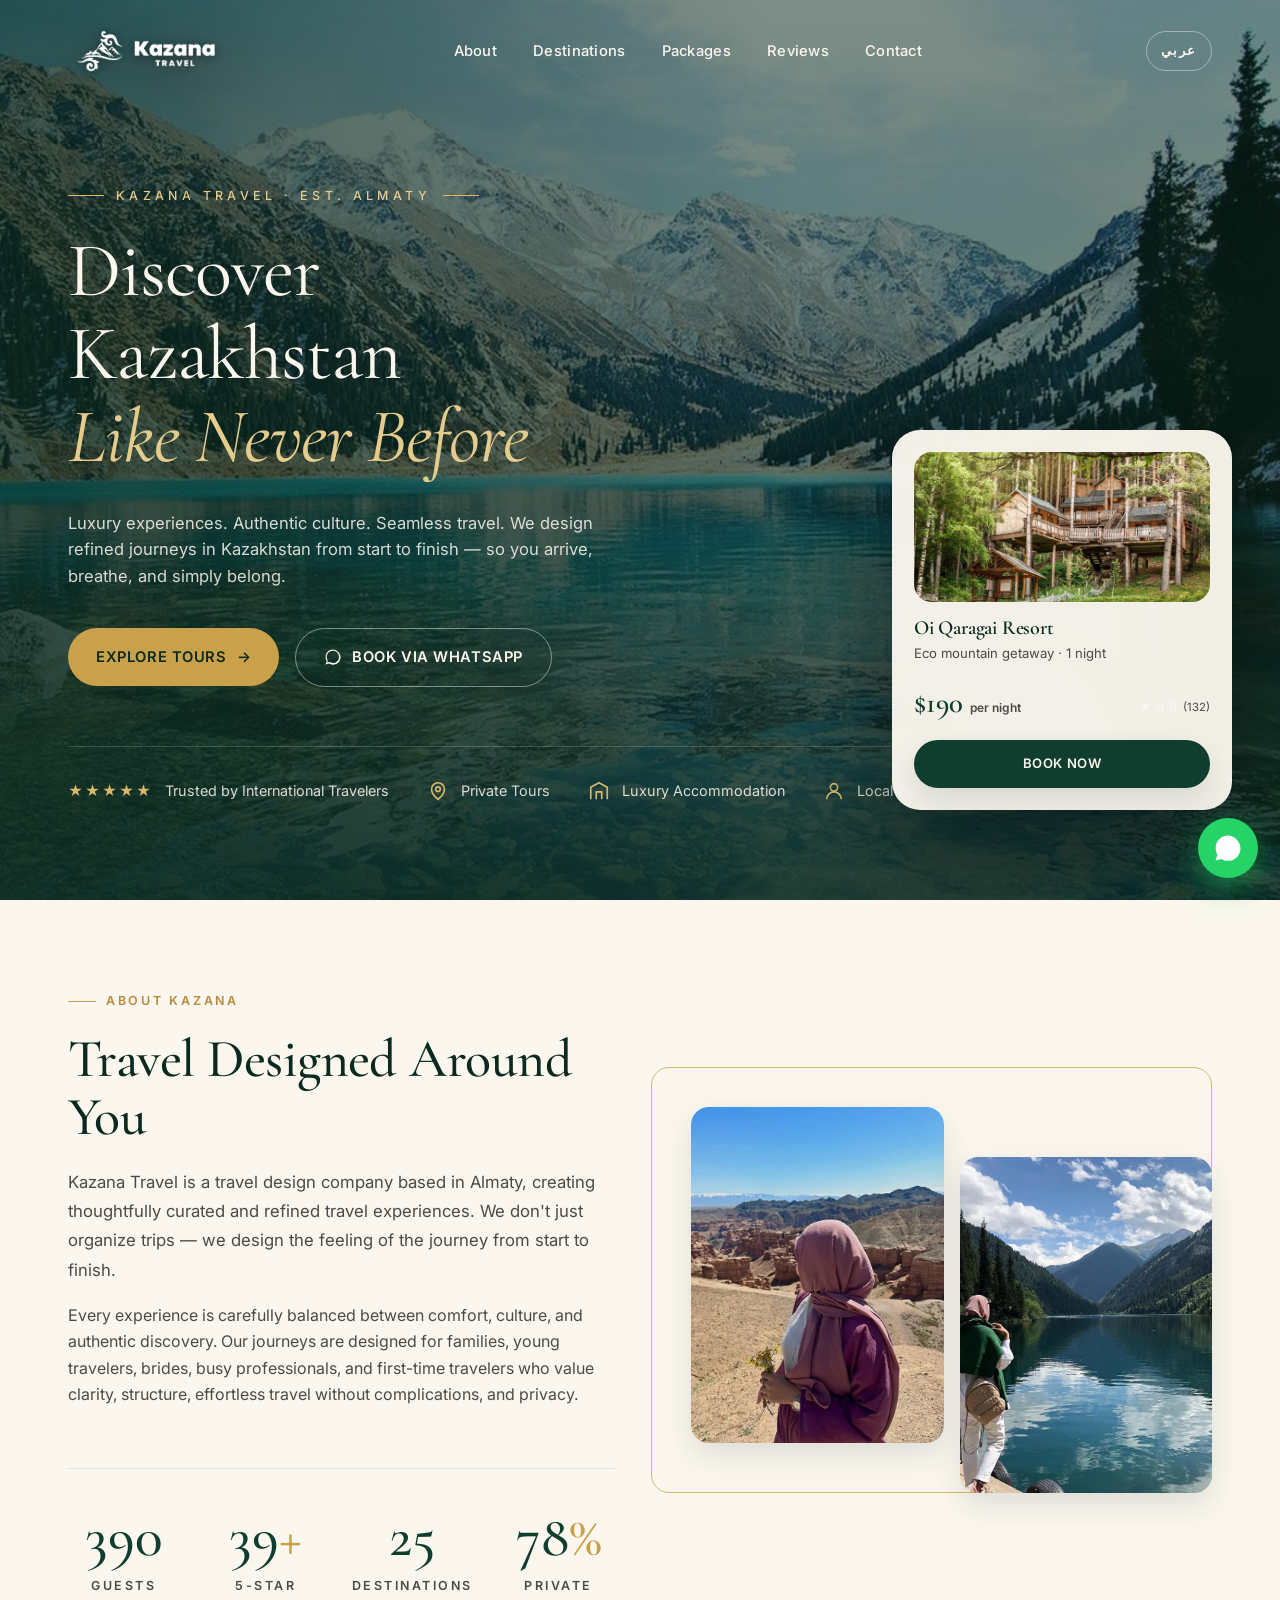
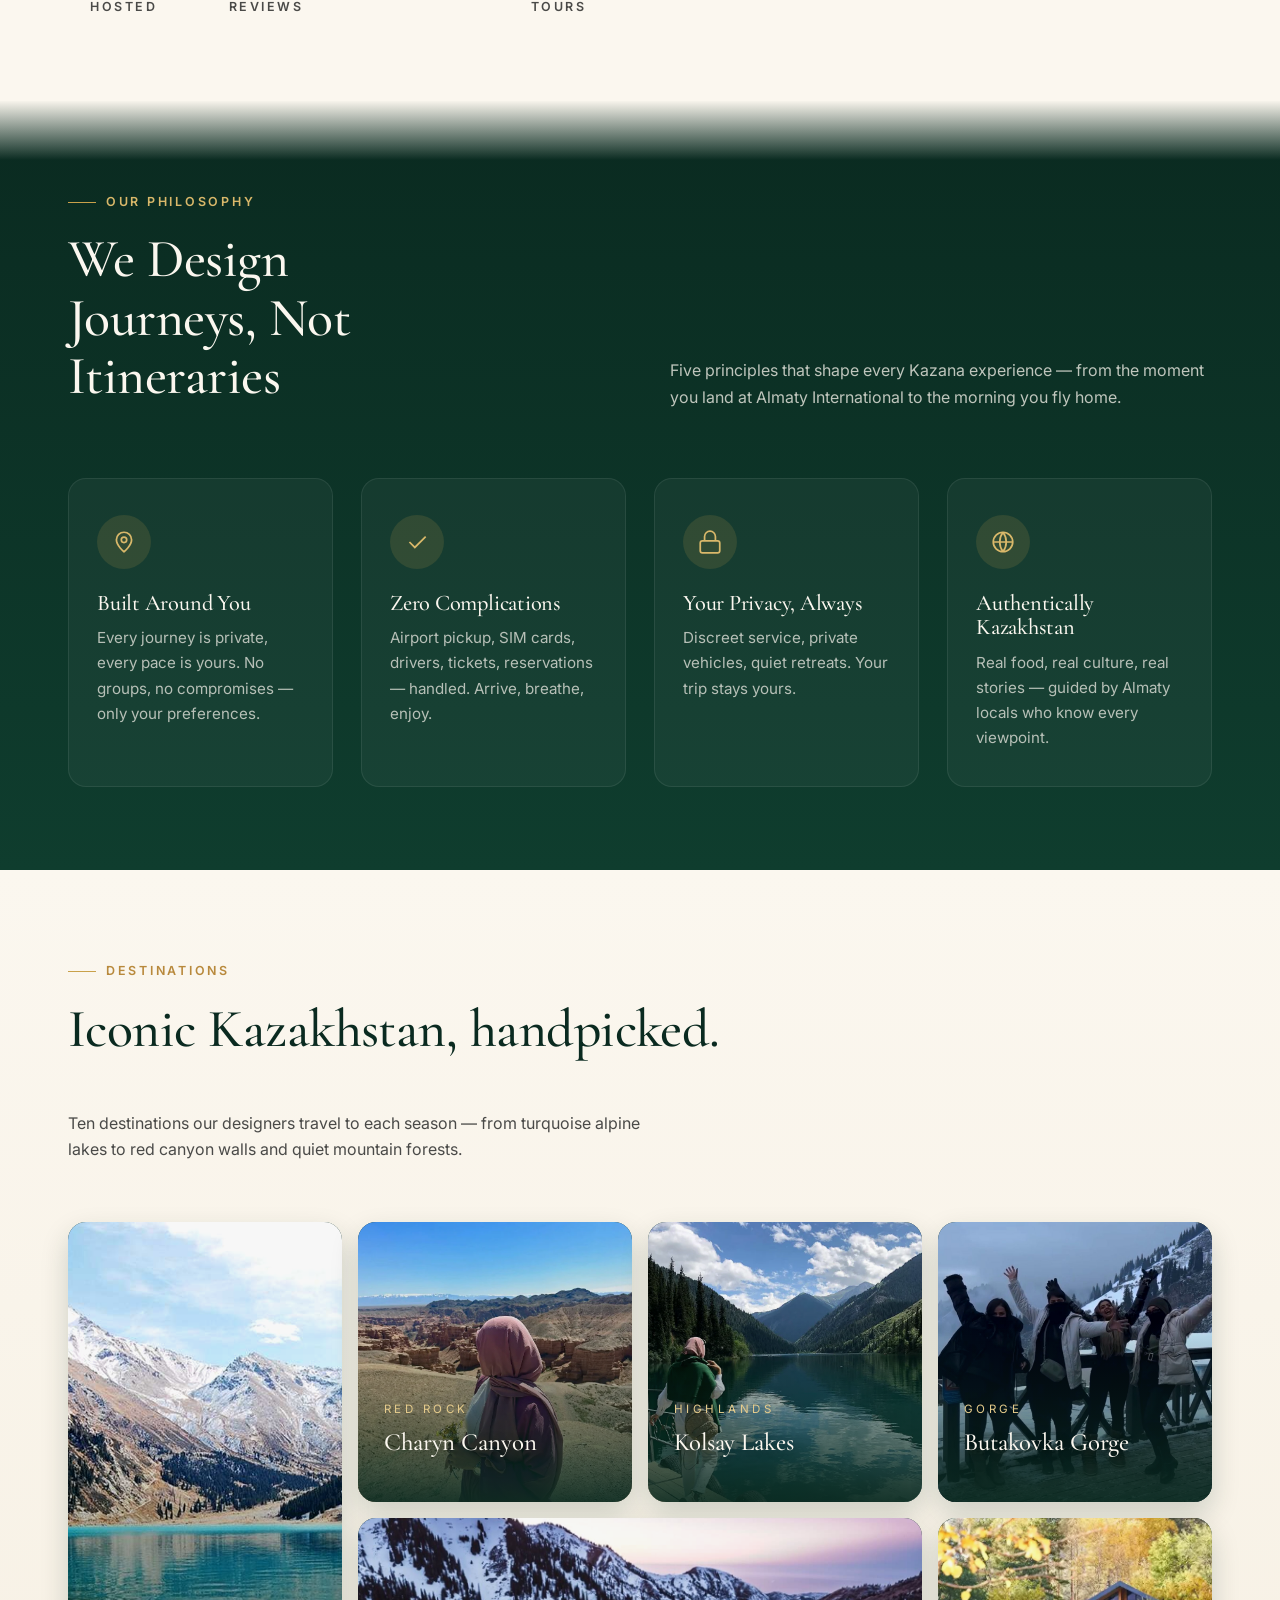
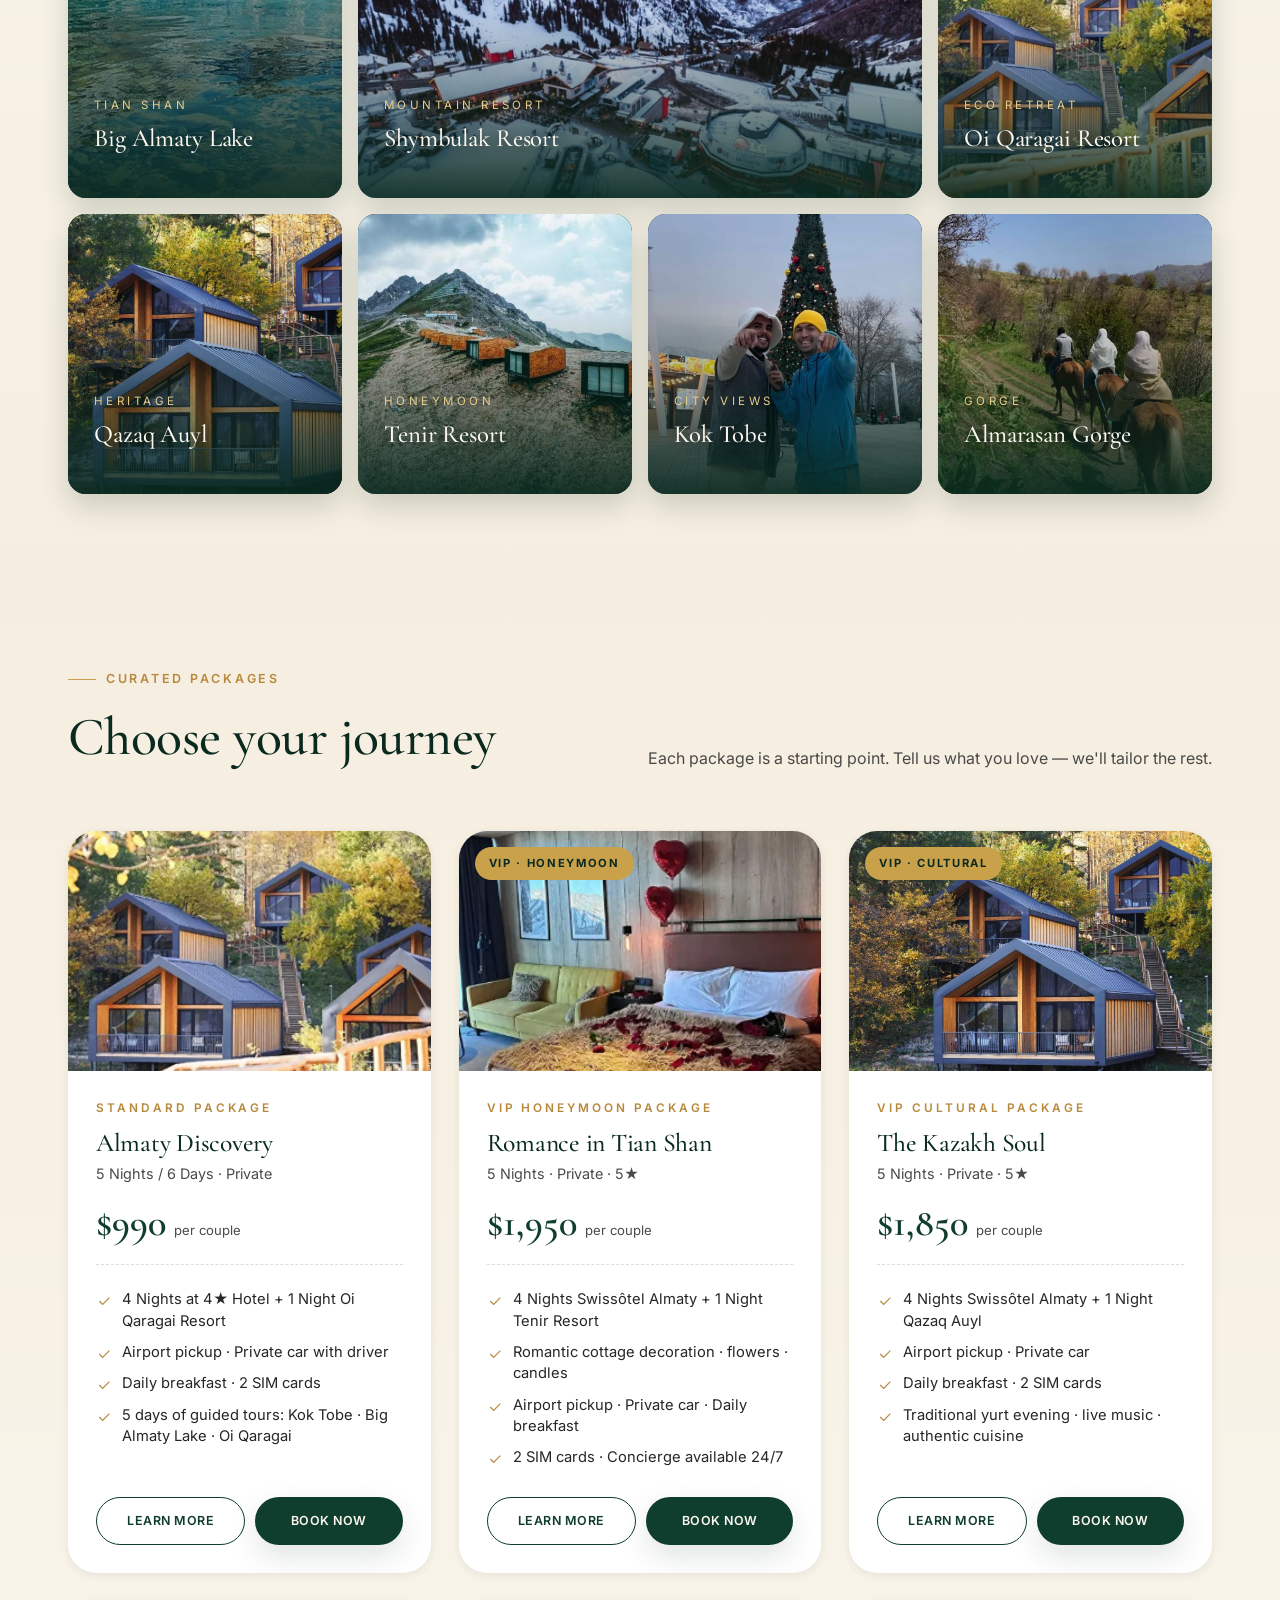
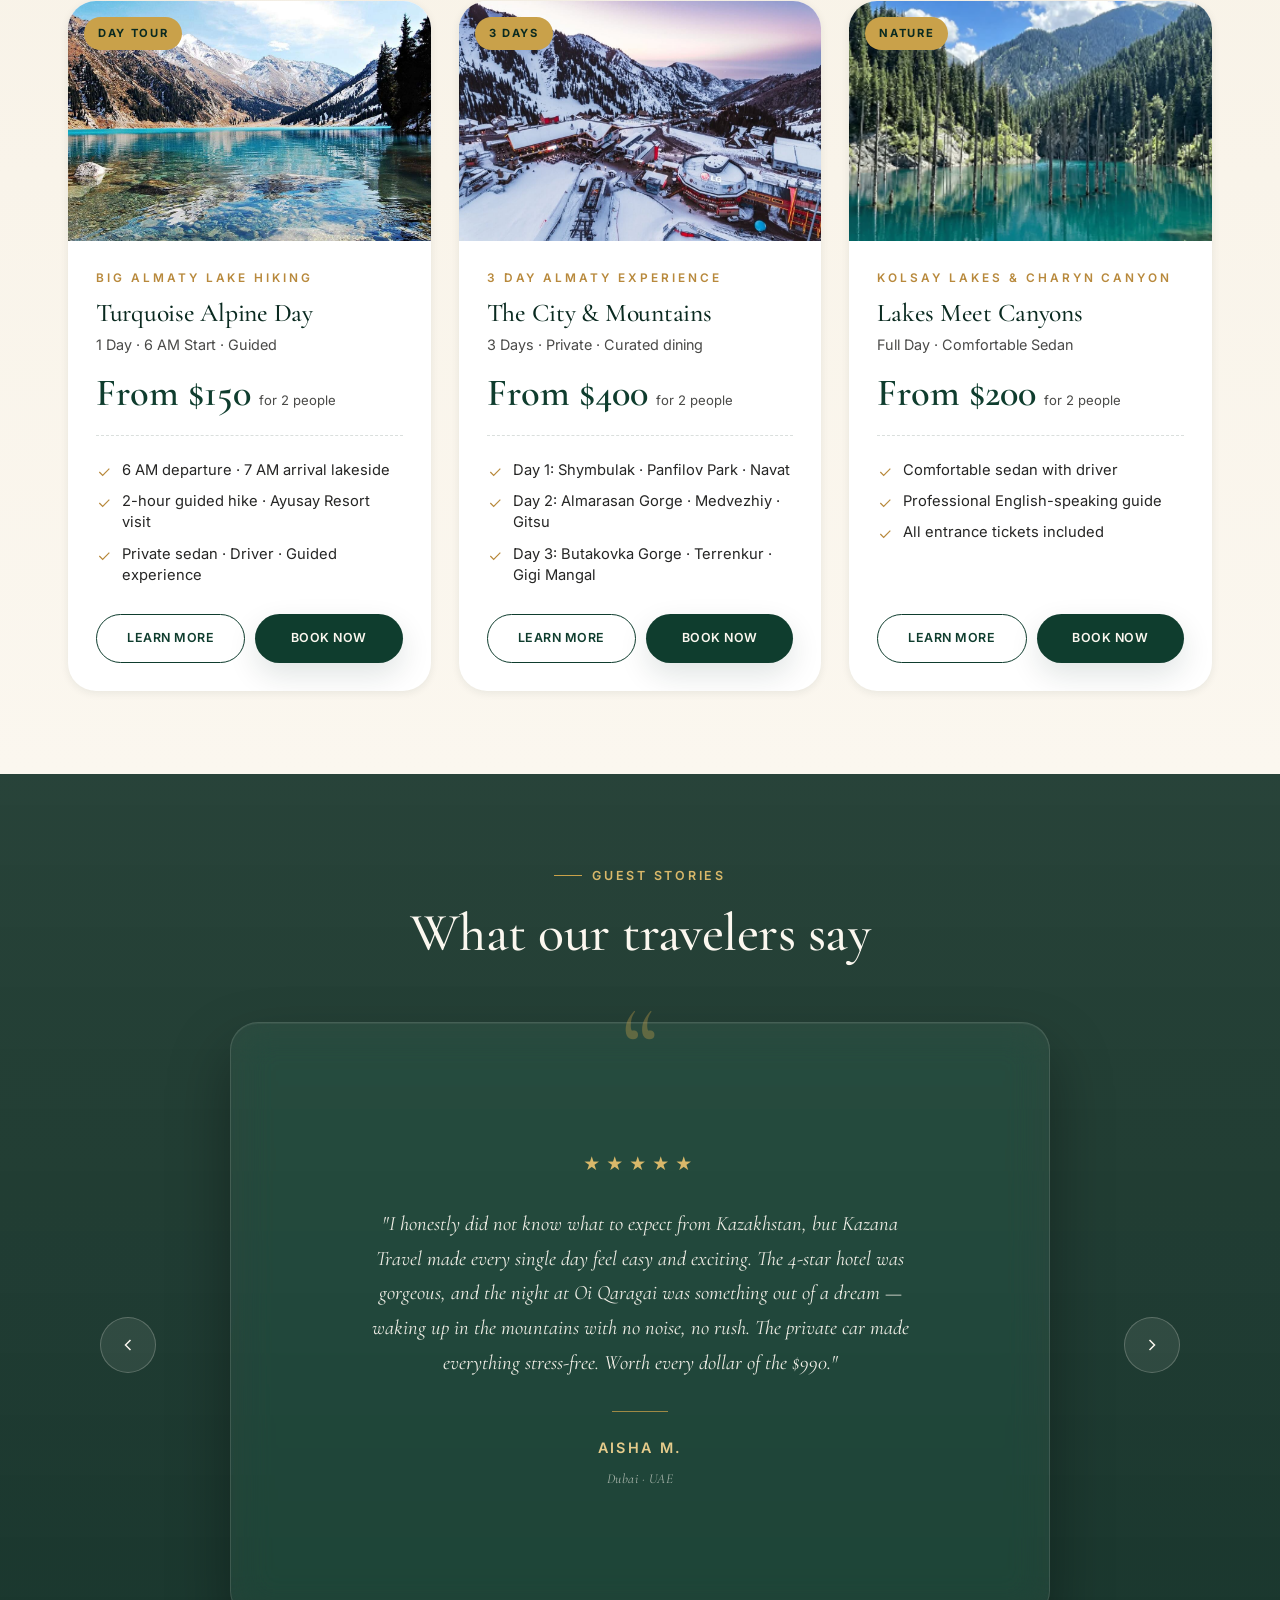
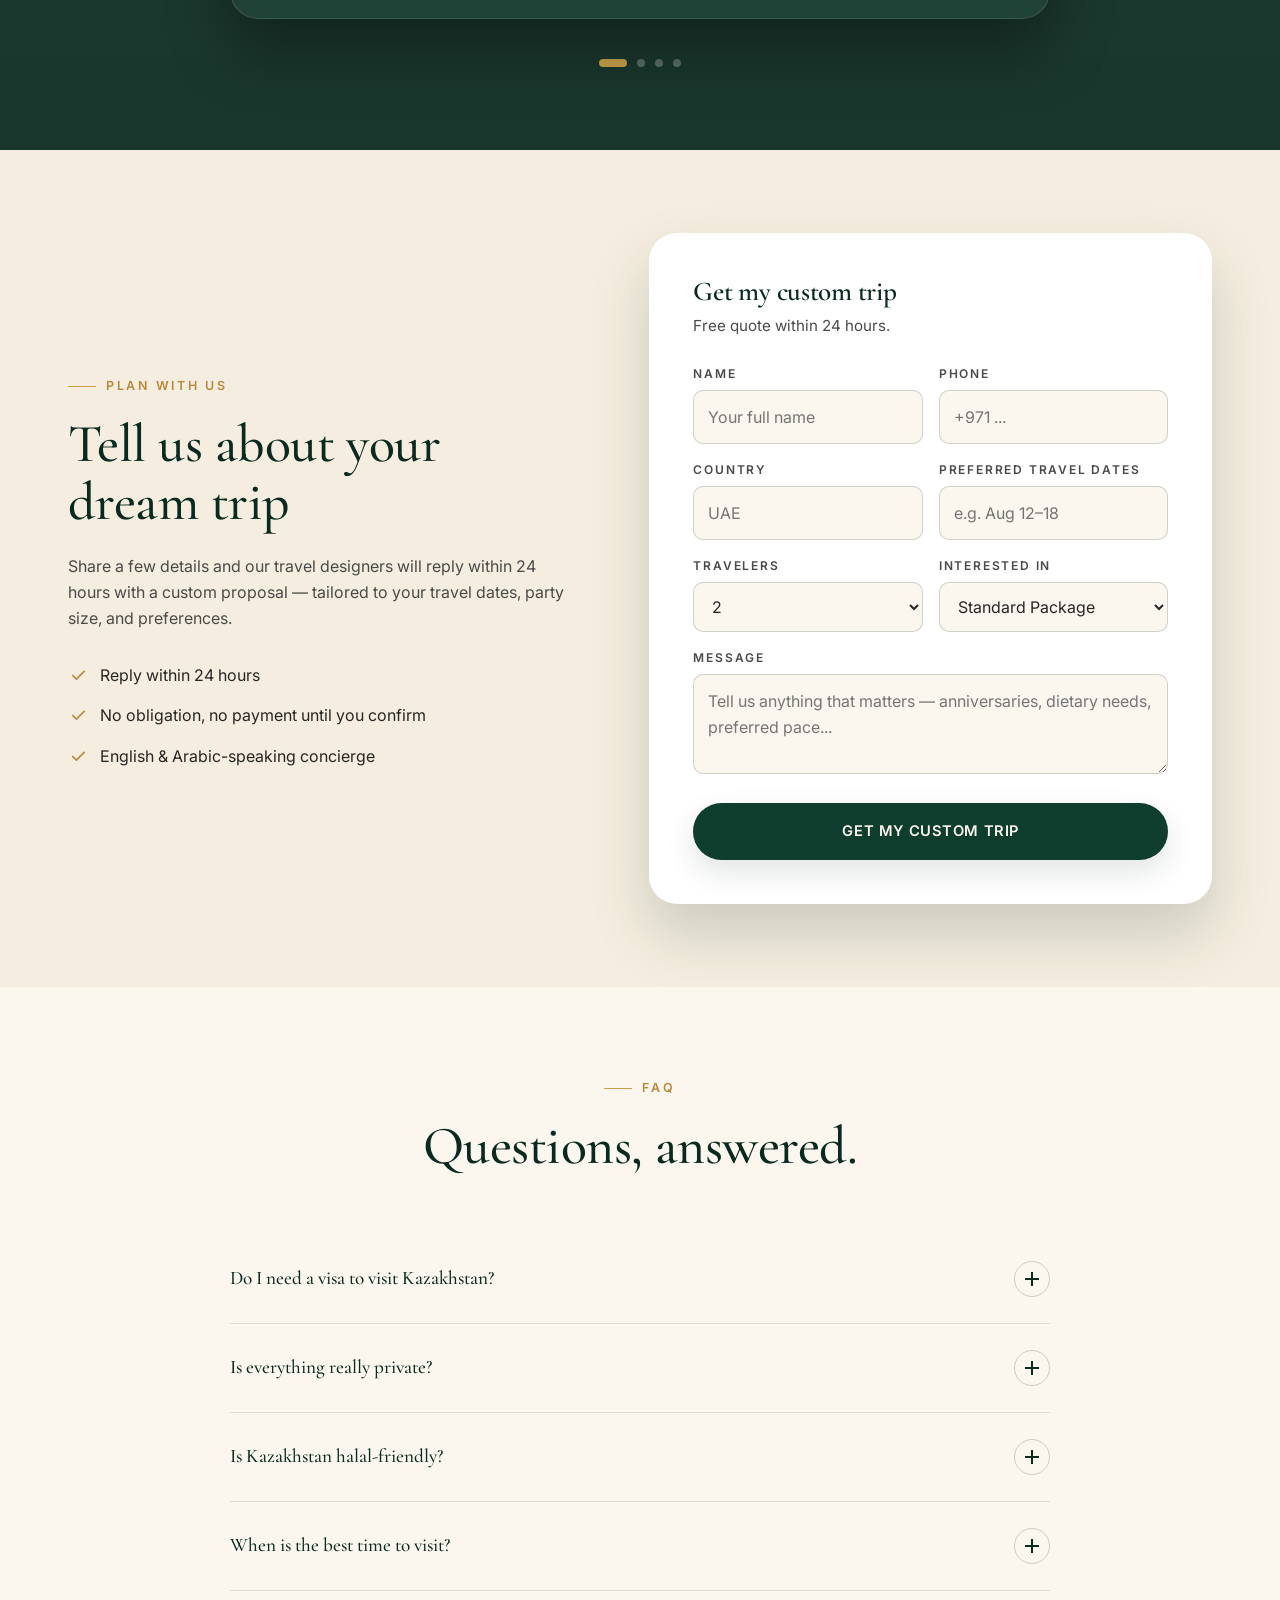
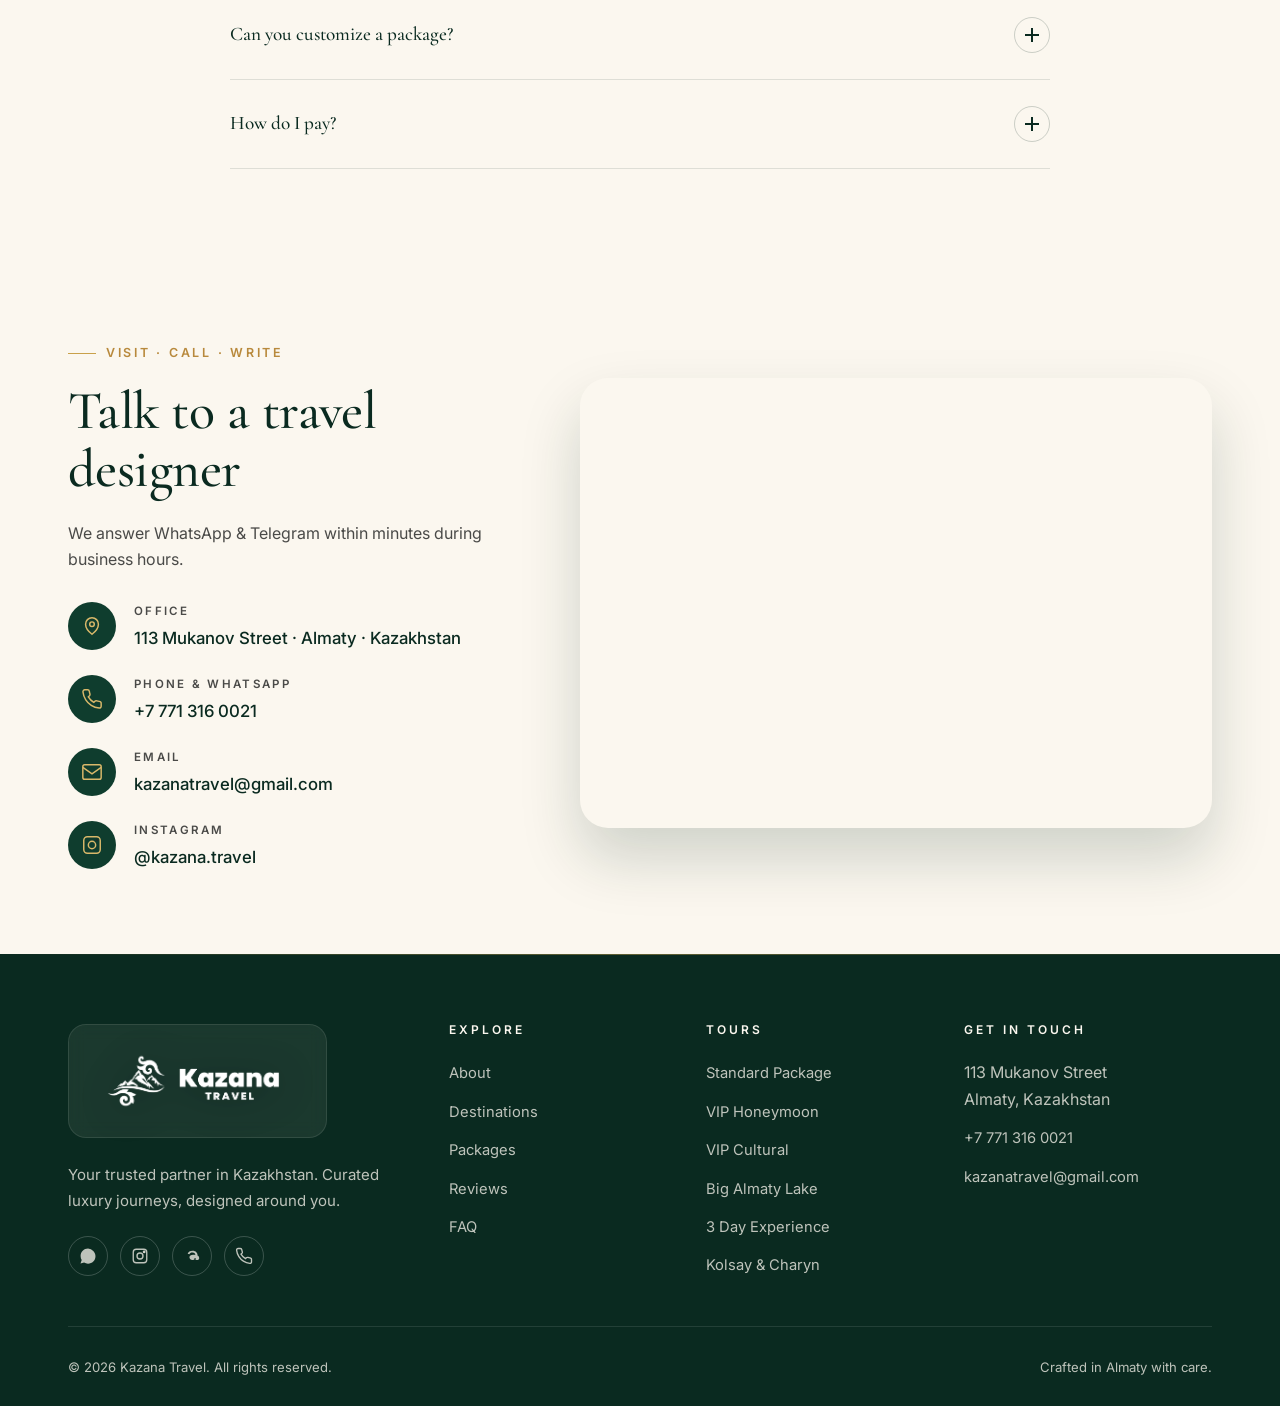
<file: index.html>
<!DOCTYPE html>
<html lang="en" dir="ltr">
<head>
  <meta charset="UTF-8" />
  <meta name="viewport" content="width=device-width, initial-scale=1, viewport-fit=cover" />
  <meta name="theme-color" content="#0a2a20" />

  <!-- SEO -->
  <title data-i18n="meta.title">Kazana Travel — Luxury Private Tours in Kazakhstan | Almaty Travel Agency</title>
  <meta name="description" content="Kazana Travel designs luxury private journeys in Kazakhstan. Almaty private tours, Big Almaty Lake, Charyn Canyon, honeymoon packages. Trusted by international travelers." data-i18n-attr="content" data-i18n="meta.description" />
  <meta name="keywords" content="Kazakhstan tours, luxury Kazakhstan tours, Almaty private tours, Kazakhstan honeymoon package, Kazakhstan travel agency, private tours Almaty, Big Almaty Lake, Charyn Canyon, Kazana Travel" />
  <meta name="author" content="Kazana Travel" />
  <link rel="canonical" href="https://kazana.travel/" />

  <!-- Open Graph -->
  <meta property="og:type" content="website" />
  <meta property="og:title" content="Kazana Travel — Luxury Private Tours in Kazakhstan" />
  <meta property="og:description" content="Curated luxury journeys in Kazakhstan, designed around you. From Big Almaty Lake to Charyn Canyon." />
  <meta property="og:image" content="assets/images/big-almaty-lake.jpg" />
  <meta property="og:url" content="https://kazana.travel/" />
  <meta property="og:site_name" content="Kazana Travel" />
  <meta property="og:locale" content="en_US" />
  <meta property="og:locale:alternate" content="ar_AE" />

  <!-- Twitter -->
  <meta name="twitter:card" content="summary_large_image" />
  <meta name="twitter:title" content="Kazana Travel — Luxury Private Tours in Kazakhstan" />
  <meta name="twitter:description" content="Curated luxury journeys in Kazakhstan, designed around you." />
  <meta name="twitter:image" content="assets/images/big-almaty-lake.jpg" />

  <!-- Schema.org -->
  <script type="application/ld+json">
  {
    "@context": "https://schema.org",
    "@type": "TravelAgency",
    "name": "Kazana Travel",
    "image": "assets/images/logo.png",
    "url": "https://kazana.travel/",
    "telephone": "+77713160021",
    "email": "kazanatravel@gmail.com",
    "priceRange": "$$$",
    "address": {
      "@type": "PostalAddress",
      "streetAddress": "113 Mukanov Street",
      "addressLocality": "Almaty",
      "addressCountry": "KZ"
    },
    "sameAs": [
      "https://www.instagram.com/kazana.travel",
      "https://www.threads.com/@kazana.travel"
    ],
    "aggregateRating": {
      "@type": "AggregateRating",
      "ratingValue": "5",
      "reviewCount": "47"
    }
  }
  </script>

  <link rel="icon" href="assets/images/logo.png" type="image/png" />
  <link rel="preconnect" href="https://fonts.googleapis.com" />
  <link rel="preconnect" href="https://fonts.gstatic.com" crossorigin />
  <link href="https://fonts.googleapis.com/css2?family=Cormorant+Garamond:ital,wght@0,400;0,500;0,600;0,700;1,400;1,500&family=Inter:wght@300;400;500;600;700&family=Tajawal:wght@300;400;500;700&display=swap" rel="stylesheet" />
  <link rel="stylesheet" href="css/style.css" />
</head>
<body>

  <!-- ===================== NAV ===================== -->
  <header class="nav" id="nav">
    <div class="container nav-inner">
      <a href="#home" class="nav-logo" aria-label="Kazana Travel home">
        <img src="assets/images/logo.png" alt="Kazana Travel" />
      </a>
      <nav class="nav-links" id="navLinks" aria-label="Primary">
        <a href="#about" data-i18n="nav.about">About</a>
        <a href="#destinations" data-i18n="nav.destinations">Destinations</a>
        <a href="#packages" data-i18n="nav.packages">Packages</a>
        <a href="#testimonials" data-i18n="nav.reviews">Reviews</a>
        <a href="#contact" data-i18n="nav.contact">Contact</a>
      </nav>
      <div class="nav-actions">
        <button class="lang-toggle" id="langToggle" aria-label="Switch language">
          <span data-lang-label>عربي</span>
        </button>
        <button class="menu-toggle" id="menuToggle" aria-label="Open menu"><span></span></button>
      </div>
    </div>
  </header>

  <!-- ===================== HERO ===================== -->
  <section class="hero" id="home">
    <div class="hero-bg">
      <div class="hero-slides" id="heroSlides">
        <div class="hero-slide active" style="background-image: url('assets/images/big-almaty-lake.jpg');"></div>
        <div class="hero-slide" style="background-image: url('assets/images/shymbulak.jpg');"></div>
        <div class="hero-slide" style="background-image: url('assets/images/oi-qaragai.jpg');"></div>
        <div class="hero-slide" style="background-image: url('assets/images/tour-4.png');"></div>
        <div class="hero-slide" style="background-image: url('assets/images/pic-1.png');"></div>
      </div>
    </div>

    <div class="container hero-inner">
      <span class="hero-eyebrow" data-i18n="hero.eyebrow">Kazana Travel · Est. Almaty</span>
      <h1>
        <span data-i18n="hero.title1">Discover Kazakhstan</span><br />
        <em data-i18n="hero.title2">Like Never Before</em>
      </h1>
      <p class="hero-sub" data-i18n="hero.sub">Luxury experiences. Authentic culture. Seamless travel. We design refined journeys in Kazakhstan from start to finish — so you arrive, breathe, and simply belong.</p>
      <div class="hero-cta">
        <a href="#packages" class="btn btn-gold"><span data-i18n="hero.cta1">Explore Tours</span> <span class="arrow">→</span></a>
        <a href="https://wa.me/77713160021?text=Hello!%20I%20would%20like%20to%20plan%20a%20trip%20to%20Kazakhstan." target="_blank" rel="noopener" class="btn btn-ghost">
          <svg viewBox="0 0 24 24" fill="currentColor" width="18" height="18"><path d="M12.04 2C6.58 2 2.13 6.45 2.13 11.91c0 1.94.51 3.82 1.47 5.48L2 22l4.74-1.24a9.96 9.96 0 0 0 5.3 1.5h.01c5.47 0 9.92-4.45 9.92-9.91 0-2.65-1.03-5.14-2.9-7.02A9.85 9.85 0 0 0 12.04 2zm0 18.04c-1.6 0-3.18-.43-4.55-1.25l-.33-.2-2.82.74.76-2.74-.21-.34a8.16 8.16 0 0 1-1.27-4.38c0-4.52 3.68-8.2 8.21-8.2 2.19 0 4.25.86 5.8 2.4a8.14 8.14 0 0 1 2.4 5.8c0 4.53-3.68 8.17-8.2 8.17z"/></svg>
          <span data-i18n="hero.cta2">Book via WhatsApp</span>
        </a>
      </div>

      <div class="hero-trust">
        <div class="hero-trust-item"><span class="stars">★★★★★</span> <span data-i18n="hero.trust1">Trusted by International Travelers</span></div>
        <div class="hero-trust-item">
          <svg viewBox="0 0 24 24" fill="none" stroke-width="1.8"><path d="M12 21s-7-5.5-7-11a7 7 0 0 1 14 0c0 5.5-7 11-7 11z"/><circle cx="12" cy="10" r="2.5"/></svg>
          <span data-i18n="hero.trust2">Private Tours</span>
        </div>
        <div class="hero-trust-item">
          <svg viewBox="0 0 24 24" fill="none" stroke-width="1.8"><path d="M3 21V8l9-5 9 5v13"/><path d="M9 21v-8h6v8"/></svg>
          <span data-i18n="hero.trust3">Luxury Accommodation</span>
        </div>
        <div class="hero-trust-item">
          <svg viewBox="0 0 24 24" fill="none" stroke-width="1.8"><circle cx="12" cy="8" r="4"/><path d="M4 21a8 8 0 0 1 16 0"/></svg>
          <span data-i18n="hero.trust4">Local Experts</span>
        </div>
      </div>
    </div>

    <!-- Floating booking card (inspired by reference) -->
    <aside class="hero-card" aria-label="Featured tour">
      <div class="hero-card-img" style="background-image: url('assets/images/oi-qaragai.jpg');"></div>
      <h4 data-i18n="hero.card.title">Oi Qaragai Resort</h4>
      <div class="meta"><span data-i18n="hero.card.meta">Eco mountain getaway · 1 night</span></div>
      <div class="price-row">
        <div class="price">$190 <small data-i18n="hero.card.per">per night</small></div>
        <div class="rating">★ 4.9 <small style="color:var(--charcoal-500)">(132)</small></div>
      </div>
      <a class="btn btn-primary" href="tours/standard-package.html" data-i18n="hero.card.cta">Book Now</a>
    </aside>
  </section>

  <!-- ===================== ABOUT ===================== -->
  <section class="about" id="about">
    <div class="container about-grid">
      <div data-reveal>
        <span class="eyebrow" data-i18n="about.eyebrow">About Kazana</span>
        <h2 data-i18n="about.title">Travel <em class="serif-accent">Designed</em><br/> Around You</h2>
        <p class="lead" data-i18n="about.p1">Kazana Travel is a travel design company based in Almaty, creating thoughtfully curated and refined travel experiences. We don't just organize trips — we design the feeling of the journey from start to finish.</p>
        <p class="muted" data-i18n="about.p2">Every experience is carefully balanced between comfort, culture, and authentic discovery. Our journeys are designed for families, young travelers, brides, busy professionals, and first-time travelers who value clarity, structure, effortless travel without complications, and privacy.</p>
        <div class="counters">
          <div class="counter-item"><div class="counter-num" data-count="500">0</div><span class="counter-label" data-i18n="about.c1">Guests Hosted</span></div>
          <div class="counter-item"><div class="counter-num" data-count="47"><span class="plus">+</span></div><span class="counter-label" data-i18n="about.c2">5-Star Reviews</span></div>
          <div class="counter-item"><div class="counter-num" data-count="25">0</div><span class="counter-label" data-i18n="about.c3">Destinations</span></div>
          <div class="counter-item"><div class="counter-num" data-count="100"><span class="plus">%</span></div><span class="counter-label" data-i18n="about.c4">Private Tours</span></div>
        </div>
      </div>
      <div class="about-images" data-reveal data-reveal-delay="2">
        <img src="assets/images/pic-1.png" alt="Traveller overlooking Charyn Canyon" loading="lazy" />
        <img src="assets/images/pic-3.png" alt="Kolsay Lakes view" loading="lazy" />
      </div>
    </div>
  </section>

  <!-- ===================== PILLARS ===================== -->
  <section class="pillars" id="why">
    <div class="container">
      <div class="pillars-header">
        <div data-reveal>
          <span class="eyebrow" data-i18n="pillars.eyebrow">Our Philosophy</span>
          <h2 data-i18n="pillars.title">We Design Journeys,<br/> Not Itineraries</h2>
        </div>
        <p class="lead" data-i18n="pillars.lead" data-reveal data-reveal-delay="1">Five principles that shape every Kazana experience — from the moment you land at Almaty International to the morning you fly home.</p>
      </div>
      <div class="pillars-grid">
        <div class="pillar-card" data-reveal>
          <div class="pillar-icon">
            <svg viewBox="0 0 24 24" fill="none" stroke-width="1.6"><path d="M12 21s-7-5.5-7-11a7 7 0 0 1 14 0c0 5.5-7 11-7 11z"/><circle cx="12" cy="10" r="2.5"/></svg>
          </div>
          <h3 data-i18n="pillars.1.title">Built Around You</h3>
          <p data-i18n="pillars.1.text">Every journey is private, every pace is yours. No groups, no compromises — only your preferences.</p>
        </div>
        <div class="pillar-card" data-reveal data-reveal-delay="1">
          <div class="pillar-icon">
            <svg viewBox="0 0 24 24" fill="none" stroke-width="1.6"><path d="M5 12l5 5L20 7"/></svg>
          </div>
          <h3 data-i18n="pillars.2.title">Zero Complications</h3>
          <p data-i18n="pillars.2.text">Airport pickup, SIM cards, drivers, tickets, reservations — handled. Arrive, breathe, enjoy.</p>
        </div>
        <div class="pillar-card" data-reveal data-reveal-delay="2">
          <div class="pillar-icon">
            <svg viewBox="0 0 24 24" fill="none" stroke-width="1.6"><rect x="3" y="11" width="18" height="11" rx="2"/><path d="M7 11V7a5 5 0 0 1 10 0v4"/></svg>
          </div>
          <h3 data-i18n="pillars.3.title">Your Privacy, Always</h3>
          <p data-i18n="pillars.3.text">Discreet service, private vehicles, quiet retreats. Your trip stays yours.</p>
        </div>
        <div class="pillar-card" data-reveal data-reveal-delay="3">
          <div class="pillar-icon">
            <svg viewBox="0 0 24 24" fill="none" stroke-width="1.6"><path d="M3 12h18M12 3a15 15 0 0 1 0 18M12 3a15 15 0 0 0 0 18"/><circle cx="12" cy="12" r="9"/></svg>
          </div>
          <h3 data-i18n="pillars.4.title">Authentically Kazakhstan</h3>
          <p data-i18n="pillars.4.text">Real food, real culture, real stories — guided by Almaty locals who know every viewpoint.</p>
        </div>
      </div>
    </div>
  </section>

  <!-- ===================== DESTINATIONS ===================== -->
  <section class="destinations" id="destinations">
    <div class="container">
      <div class="destinations-header">
        <div data-reveal>
          <span class="eyebrow" data-i18n="dest.eyebrow">Destinations</span>
          <h2 data-i18n="dest.title">Iconic <em class="serif-accent">Kazakhstan</em>,<br/> handpicked.</h2>
        </div>
        <p class="lead muted" data-reveal data-reveal-delay="1" data-i18n="dest.lead">Ten destinations our designers travel to each season — from turquoise alpine lakes to red canyon walls and quiet mountain forests.</p>
      </div>

      <div class="destinations-grid" id="destGrid">
        <div class="dest-card tall" data-gallery="big-almaty-lake">
          <img src="assets/images/big-almaty-lake.jpg" alt="Big Almaty Lake" loading="lazy" />
          <div class="dest-card-info">
            <div class="small">Tian Shan</div>
            <h3 data-i18n="dest.1">Big Almaty Lake</h3>
            <div class="explore"><span data-i18n="dest.explore">Explore destination</span> <span class="arrow">→</span></div>
          </div>
          <button class="open-btn" aria-label="Open gallery"><svg viewBox="0 0 24 24" fill="none" stroke-width="1.8"><path d="M7 17L17 7M17 7H9M17 7v8"/></svg></button>
        </div>
        <div class="dest-card" data-gallery="charyn-canyon">
          <img src="assets/images/pic-1.png" alt="Charyn Canyon" loading="lazy" />
          <div class="dest-card-info">
            <div class="small">Red Rock</div>
            <h3 data-i18n="dest.2">Charyn Canyon</h3>
            <div class="explore"><span data-i18n="dest.explore">Explore destination</span> <span class="arrow">→</span></div>
          </div>
          <button class="open-btn" aria-label="Open gallery"><svg viewBox="0 0 24 24" fill="none" stroke-width="1.8"><path d="M7 17L17 7M17 7H9M17 7v8"/></svg></button>
        </div>
        <div class="dest-card" data-gallery="kolsay">
          <img src="assets/images/pic-3.png" alt="Kolsay Lakes" loading="lazy" />
          <div class="dest-card-info">
            <div class="small">Highlands</div>
            <h3 data-i18n="dest.3">Kolsay Lakes</h3>
            <div class="explore"><span data-i18n="dest.explore">Explore destination</span> <span class="arrow">→</span></div>
          </div>
          <button class="open-btn" aria-label="Open gallery"><svg viewBox="0 0 24 24" fill="none" stroke-width="1.8"><path d="M7 17L17 7M17 7H9M17 7v8"/></svg></button>
        </div>
        <div class="dest-card" data-gallery="butakovka">
          <img src="assets/images/butakovka.jpg" alt="Butakovka Gorge" loading="lazy" />
          <div class="dest-card-info">
            <div class="small">Gorge</div>
            <h3 data-i18n="dest.10">Butakovka Gorge</h3>
            <div class="explore"><span data-i18n="dest.explore">Explore destination</span> <span class="arrow">→</span></div>
          </div>
          <button class="open-btn" aria-label="Open gallery"><svg viewBox="0 0 24 24" fill="none" stroke-width="1.8"><path d="M7 17L17 7M17 7H9M17 7v8"/></svg></button>
        </div>
        <div class="dest-card wide" data-gallery="shymbulak">
          <img src="assets/images/shymbulak.jpg" alt="Shymbulak Resort" loading="lazy" />
          <div class="dest-card-info">
            <div class="small">Mountain Resort</div>
            <h3 data-i18n="dest.4">Shymbulak Resort</h3>
            <div class="explore"><span data-i18n="dest.explore">Explore destination</span> <span class="arrow">→</span></div>
          </div>
          <button class="open-btn" aria-label="Open gallery"><svg viewBox="0 0 24 24" fill="none" stroke-width="1.8"><path d="M7 17L17 7M17 7H9M17 7v8"/></svg></button>
        </div>
        <div class="dest-card" data-gallery="oi-qaragai">
          <img src="assets/images/tour-1.png" alt="Oi Qaragai Resort" loading="lazy" />
          <div class="dest-card-info">
            <div class="small">Eco Retreat</div>
            <h3 data-i18n="dest.5">Oi Qaragai Resort</h3>
            <div class="explore"><span data-i18n="dest.explore">Explore destination</span> <span class="arrow">→</span></div>
          </div>
          <button class="open-btn" aria-label="Open gallery"><svg viewBox="0 0 24 24" fill="none" stroke-width="1.8"><path d="M7 17L17 7M17 7H9M17 7v8"/></svg></button>
        </div>
        <div class="dest-card" data-gallery="qazaq-auyl">
          <img src="assets/images/qazaq-auyl.jpg" alt="Qazaq Auyl" loading="lazy" />
          <div class="dest-card-info">
            <div class="small">Heritage</div>
            <h3 data-i18n="dest.6">Qazaq Auyl</h3>
            <div class="explore"><span data-i18n="dest.explore">Explore destination</span> <span class="arrow">→</span></div>
          </div>
          <button class="open-btn" aria-label="Open gallery"><svg viewBox="0 0 24 24" fill="none" stroke-width="1.8"><path d="M7 17L17 7M17 7H9M17 7v8"/></svg></button>
        </div>
        <div class="dest-card" data-gallery="tenir">
          <img src="assets/images/tenir-resort.jpg" alt="Tenir Resort" loading="lazy" />
          <div class="dest-card-info">
            <div class="small">Honeymoon</div>
            <h3 data-i18n="dest.7">Tenir Resort</h3>
            <div class="explore"><span data-i18n="dest.explore">Explore destination</span> <span class="arrow">→</span></div>
          </div>
          <button class="open-btn" aria-label="Open gallery"><svg viewBox="0 0 24 24" fill="none" stroke-width="1.8"><path d="M7 17L17 7M17 7H9M17 7v8"/></svg></button>
        </div>
        <div class="dest-card" data-gallery="kok-tobe">
          <img src="assets/images/pic-5.jpg" alt="Kok Tobe" loading="lazy" style="object-position: center 20%;" />
          <div class="dest-card-info">
            <div class="small">City Views</div>
            <h3 data-i18n="dest.8">Kok Tobe</h3>
            <div class="explore"><span data-i18n="dest.explore">Explore destination</span> <span class="arrow">→</span></div>
          </div>
          <button class="open-btn" aria-label="Open gallery"><svg viewBox="0 0 24 24" fill="none" stroke-width="1.8"><path d="M7 17L17 7M17 7H9M17 7v8"/></svg></button>
        </div>
        <div class="dest-card" data-gallery="almarasan">
          <img src="assets/images/pic-2.png" alt="Almarasan Gorge" loading="lazy" />
          <div class="dest-card-info">
            <div class="small">Gorge</div>
            <h3 data-i18n="dest.9">Almarasan Gorge</h3>
            <div class="explore"><span data-i18n="dest.explore">Explore destination</span> <span class="arrow">→</span></div>
          </div>
          <button class="open-btn" aria-label="Open gallery"><svg viewBox="0 0 24 24" fill="none" stroke-width="1.8"><path d="M7 17L17 7M17 7H9M17 7v8"/></svg></button>
        </div>
      </div>
    </div>
  </section>

  <!-- ===================== PACKAGES ===================== -->
  <section class="packages" id="packages">
    <div class="container">
      <div class="destinations-header">
        <div data-reveal>
          <span class="eyebrow" data-i18n="pkg.eyebrow">Curated Packages</span>
          <h2 data-i18n="pkg.title">Choose your <em class="serif-accent">journey</em></h2>
        </div>
        <p class="lead muted" data-reveal data-reveal-delay="1" data-i18n="pkg.lead">Each package is a starting point. Tell us what you love — we'll tailor the rest.</p>
      </div>

      <div class="packages-grid">
        <!-- CARD 1 -->
        <article class="pkg-card" data-reveal>
          <div class="pkg-image">
            <img src="assets/images/tour-1.png" alt="Standard Almaty Package" loading="lazy" />
          </div>
          <div class="pkg-body">
            <div class="pkg-tier" data-i18n="pkg.1.tier">Standard Package</div>
            <h3 class="pkg-title" data-i18n="pkg.1.title">Almaty Discovery</h3>
            <div class="pkg-duration" data-i18n="pkg.1.dur">5 Nights / 6 Days · Private</div>
            <div class="pkg-price-row"><div class="pkg-price">$990</div><div class="pkg-from" data-i18n="pkg.from">per couple</div></div>
            <ul class="pkg-list">
              <li><svg viewBox="0 0 24 24" fill="none" stroke-width="1.8"><path d="M5 12l5 5L20 7"/></svg><span data-i18n="pkg.1.l1">4 Nights at 4★ Hotel + 1 Night Oi Qaragai Resort</span></li>
              <li><svg viewBox="0 0 24 24" fill="none" stroke-width="1.8"><path d="M5 12l5 5L20 7"/></svg><span data-i18n="pkg.1.l2">Airport pickup · Private car with driver</span></li>
              <li><svg viewBox="0 0 24 24" fill="none" stroke-width="1.8"><path d="M5 12l5 5L20 7"/></svg><span data-i18n="pkg.1.l3">Daily breakfast · 2 SIM cards</span></li>
              <li><svg viewBox="0 0 24 24" fill="none" stroke-width="1.8"><path d="M5 12l5 5L20 7"/></svg><span data-i18n="pkg.1.l4">5 days of guided tours: Kok Tobe · Big Almaty Lake · Oi Qaragai</span></li>
            </ul>
            <div class="pkg-cta">
              <a href="tours/standard-package.html" class="btn btn-outline" data-i18n="pkg.learn">Learn More</a>
              <a href="https://wa.me/77713160021?text=Hello!%20I%20would%20like%20to%20book%20the%20Standard%20Package." target="_blank" rel="noopener" class="btn btn-primary" data-i18n="pkg.book">Book Now</a>
            </div>
          </div>
        </article>

        <!-- CARD 2 -->
        <article class="pkg-card" data-reveal data-reveal-delay="1">
          <div class="pkg-image">
            <img src="assets/images/tour-3.png" alt="VIP Honeymoon Package" loading="lazy" />
            <span class="pkg-badge" data-i18n="pkg.2.badge">VIP · Honeymoon</span>
          </div>
          <div class="pkg-body">
            <div class="pkg-tier" data-i18n="pkg.2.tier">VIP Honeymoon Package</div>
            <h3 class="pkg-title" data-i18n="pkg.2.title">Romance in Tian Shan</h3>
            <div class="pkg-duration" data-i18n="pkg.2.dur">5 Nights · Private · 5★</div>
            <div class="pkg-price-row"><div class="pkg-price">$1,950</div><div class="pkg-from" data-i18n="pkg.from">per couple</div></div>
            <ul class="pkg-list">
              <li><svg viewBox="0 0 24 24" fill="none" stroke-width="1.8"><path d="M5 12l5 5L20 7"/></svg><span data-i18n="pkg.2.l1">4 Nights Swissôtel Almaty + 1 Night Tenir Resort</span></li>
              <li><svg viewBox="0 0 24 24" fill="none" stroke-width="1.8"><path d="M5 12l5 5L20 7"/></svg><span data-i18n="pkg.2.l2">Romantic cottage decoration · flowers · candles</span></li>
              <li><svg viewBox="0 0 24 24" fill="none" stroke-width="1.8"><path d="M5 12l5 5L20 7"/></svg><span data-i18n="pkg.2.l3">Airport pickup · Private car · Daily breakfast</span></li>
              <li><svg viewBox="0 0 24 24" fill="none" stroke-width="1.8"><path d="M5 12l5 5L20 7"/></svg><span data-i18n="pkg.2.l4">2 SIM cards · Concierge available 24/7</span></li>
            </ul>
            <div class="pkg-cta">
              <a href="tours/vip-honeymoon.html" class="btn btn-outline" data-i18n="pkg.learn">Learn More</a>
              <a href="https://wa.me/77713160021?text=Hello!%20I%20would%20like%20to%20book%20the%20VIP%20Honeymoon%20Package." target="_blank" rel="noopener" class="btn btn-primary" data-i18n="pkg.book">Book Now</a>
            </div>
          </div>
        </article>

        <!-- CARD 3 -->
        <article class="pkg-card" data-reveal data-reveal-delay="2">
          <div class="pkg-image">
            <img src="assets/images/qazaq-auyl.jpg" alt="VIP Cultural Package" loading="lazy" />
            <span class="pkg-badge" data-i18n="pkg.3.badge">VIP · Cultural</span>
          </div>
          <div class="pkg-body">
            <div class="pkg-tier" data-i18n="pkg.3.tier">VIP Cultural Package</div>
            <h3 class="pkg-title" data-i18n="pkg.3.title">The Kazakh Soul</h3>
            <div class="pkg-duration" data-i18n="pkg.3.dur">5 Nights · Private · 5★</div>
            <div class="pkg-price-row"><div class="pkg-price">$1,850</div><div class="pkg-from" data-i18n="pkg.from">per couple</div></div>
            <ul class="pkg-list">
              <li><svg viewBox="0 0 24 24" fill="none" stroke-width="1.8"><path d="M5 12l5 5L20 7"/></svg><span data-i18n="pkg.3.l1">4 Nights Swissôtel Almaty + 1 Night Qazaq Auyl</span></li>
              <li><svg viewBox="0 0 24 24" fill="none" stroke-width="1.8"><path d="M5 12l5 5L20 7"/></svg><span data-i18n="pkg.3.l2">Airport pickup · Private car</span></li>
              <li><svg viewBox="0 0 24 24" fill="none" stroke-width="1.8"><path d="M5 12l5 5L20 7"/></svg><span data-i18n="pkg.3.l3">Daily breakfast · 2 SIM cards</span></li>
              <li><svg viewBox="0 0 24 24" fill="none" stroke-width="1.8"><path d="M5 12l5 5L20 7"/></svg><span data-i18n="pkg.3.l4">Traditional yurt evening · live music · authentic cuisine</span></li>
            </ul>
            <div class="pkg-cta">
              <a href="tours/vip-cultural.html" class="btn btn-outline" data-i18n="pkg.learn">Learn More</a>
              <a href="https://wa.me/77713160021?text=Hello!%20I%20would%20like%20to%20book%20the%20VIP%20Cultural%20Package." target="_blank" rel="noopener" class="btn btn-primary" data-i18n="pkg.book">Book Now</a>
            </div>
          </div>
        </article>

        <!-- CARD 4 -->
        <article class="pkg-card" data-reveal>
          <div class="pkg-image">
            <img src="assets/images/big-almaty-lake.jpg" alt="Big Almaty Lake Hike" loading="lazy" />
            <span class="pkg-badge" data-i18n="pkg.4.badge">Day Tour</span>
          </div>
          <div class="pkg-body">
            <div class="pkg-tier" data-i18n="pkg.4.tier">Big Almaty Lake Hiking</div>
            <h3 class="pkg-title" data-i18n="pkg.4.title">Turquoise Alpine Day</h3>
            <div class="pkg-duration" data-i18n="pkg.4.dur">1 Day · 6 AM Start · Guided</div>
            <div class="pkg-price-row"><div class="pkg-price">From $150</div><div class="pkg-from" data-i18n="pkg.4.from">for 2 people</div></div>
            <ul class="pkg-list">
              <li><svg viewBox="0 0 24 24" fill="none" stroke-width="1.8"><path d="M5 12l5 5L20 7"/></svg><span data-i18n="pkg.4.l1">6 AM departure · 7 AM arrival lakeside</span></li>
              <li><svg viewBox="0 0 24 24" fill="none" stroke-width="1.8"><path d="M5 12l5 5L20 7"/></svg><span data-i18n="pkg.4.l2">2-hour guided hike · Ayusay Resort visit</span></li>
              <li><svg viewBox="0 0 24 24" fill="none" stroke-width="1.8"><path d="M5 12l5 5L20 7"/></svg><span data-i18n="pkg.4.l3">Private sedan · Driver · Guided experience</span></li>
            </ul>
            <div class="pkg-cta">
              <a href="tours/big-almaty-lake.html" class="btn btn-outline" data-i18n="pkg.learn">Learn More</a>
              <a href="https://wa.me/77713160021?text=Hello!%20I%20would%20like%20to%20book%20the%20Big%20Almaty%20Lake%20Hiking%20Tour." target="_blank" rel="noopener" class="btn btn-primary" data-i18n="pkg.book">Book Now</a>
            </div>
          </div>
        </article>

        <!-- CARD 5 -->
        <article class="pkg-card" data-reveal data-reveal-delay="1">
          <div class="pkg-image">
            <img src="assets/images/shymbulak.jpg" alt="3 Day Almaty Experience" loading="lazy" />
            <span class="pkg-badge" data-i18n="pkg.5.badge">3 Days</span>
          </div>
          <div class="pkg-body">
            <div class="pkg-tier" data-i18n="pkg.5.tier">3 Day Almaty Experience</div>
            <h3 class="pkg-title" data-i18n="pkg.5.title">The City & Mountains</h3>
            <div class="pkg-duration" data-i18n="pkg.5.dur">3 Days · Private · Curated dining</div>
            <div class="pkg-price-row"><div class="pkg-price">From $400</div><div class="pkg-from" data-i18n="pkg.4.from">for 2 people</div></div>
            <ul class="pkg-list">
              <li><svg viewBox="0 0 24 24" fill="none" stroke-width="1.8"><path d="M5 12l5 5L20 7"/></svg><span data-i18n="pkg.5.l1">Day 1: Shymbulak · Panfilov Park · Navat</span></li>
              <li><svg viewBox="0 0 24 24" fill="none" stroke-width="1.8"><path d="M5 12l5 5L20 7"/></svg><span data-i18n="pkg.5.l2">Day 2: Almarasan Gorge · Medvezhiy · Gitsu</span></li>
              <li><svg viewBox="0 0 24 24" fill="none" stroke-width="1.8"><path d="M5 12l5 5L20 7"/></svg><span data-i18n="pkg.5.l3">Day 3: Butakovka Gorge · Terrenkur · Gigi Mangal</span></li>
            </ul>
            <div class="pkg-cta">
              <a href="tours/3-day-almaty.html" class="btn btn-outline" data-i18n="pkg.learn">Learn More</a>
              <a href="https://wa.me/77713160021?text=Hello!%20I%20would%20like%20to%20book%20the%203%20Day%20Almaty%20Experience." target="_blank" rel="noopener" class="btn btn-primary" data-i18n="pkg.book">Book Now</a>
            </div>
          </div>
        </article>

        <!-- CARD 6 -->
        <article class="pkg-card" data-reveal data-reveal-delay="2">
          <div class="pkg-image">
            <img src="assets/images/tour-4.png" alt="Kolsay Lakes & Charyn Canyon" loading="lazy" />
            <span class="pkg-badge" data-i18n="pkg.6.badge">Nature</span>
          </div>
          <div class="pkg-body">
            <div class="pkg-tier" data-i18n="pkg.6.tier">Kolsay Lakes & Charyn Canyon</div>
            <h3 class="pkg-title" data-i18n="pkg.6.title">Lakes Meet Canyons</h3>
            <div class="pkg-duration" data-i18n="pkg.6.dur">Full Day · Comfortable Sedan</div>
            <div class="pkg-price-row"><div class="pkg-price">From $200</div><div class="pkg-from" data-i18n="pkg.4.from">for 2 people</div></div>
            <ul class="pkg-list">
              <li><svg viewBox="0 0 24 24" fill="none" stroke-width="1.8"><path d="M5 12l5 5L20 7"/></svg><span data-i18n="pkg.6.l1">Comfortable sedan with driver</span></li>
              <li><svg viewBox="0 0 24 24" fill="none" stroke-width="1.8"><path d="M5 12l5 5L20 7"/></svg><span data-i18n="pkg.6.l2">Professional English-speaking guide</span></li>
              <li><svg viewBox="0 0 24 24" fill="none" stroke-width="1.8"><path d="M5 12l5 5L20 7"/></svg><span data-i18n="pkg.6.l3">All entrance tickets included</span></li>
            </ul>
            <div class="pkg-cta">
              <a href="tours/kolsay-charyn.html" class="btn btn-outline" data-i18n="pkg.learn">Learn More</a>
              <a href="https://wa.me/77713160021?text=Hello!%20I%20would%20like%20to%20book%20the%20Kolsay%20Lakes%20%26%20Charyn%20Canyon%20Tour." target="_blank" rel="noopener" class="btn btn-primary" data-i18n="pkg.book">Book Now</a>
            </div>
          </div>
        </article>
      </div>
    </div>
  </section>

  <!-- ===================== TESTIMONIALS ===================== -->
  <section class="testimonials" id="testimonials">
    <div class="container">
      <div style="text-align:center" data-reveal>
        <span class="eyebrow" data-i18n="test.eyebrow">Guest Stories</span>
        <h2 data-i18n="test.title">What our travelers say</h2>
      </div>
      <div class="test-wrap" id="testWrap">
        <button class="test-arrow prev" id="testPrev" aria-label="Previous review">
          <svg viewBox="0 0 24 24" fill="none" stroke="currentColor" stroke-width="1.8"><path d="M15 6l-6 6 6 6"/></svg>
        </button>
        <div class="test-card">
          <div class="test-stage" id="testStage">
            <div class="test-slide active">
              <div class="test-stars" aria-label="5 out of 5 stars">★★★★★</div>
              <p class="test-text" data-i18n="test.1.text">"I honestly did not know what to expect from Kazakhstan, but Kazana Travel made every single day feel easy and exciting. The 4-star hotel was gorgeous, and the night at Oi Qaragai was something out of a dream — waking up in the mountains with no noise, no rush. The private car made everything stress-free. Worth every dollar of the $990."</p>
              <div class="test-divider"></div>
              <div class="test-author">Aisha M.<span data-i18n="test.1.loc">Dubai · UAE</span></div>
            </div>
            <div class="test-slide">
              <div class="test-stars" aria-label="5 out of 5 stars">★★★★★</div>
              <p class="test-text" data-i18n="test.2.text">"We chose the VIP package for our honeymoon and it exceeded every expectation. Swissôtel was pure luxury — breakfast with mountain views, impeccable rooms. But the highlight was Tenir Resort. The cottage decoration was so thoughtfully done — flowers, candles, everything. It felt like the team genuinely cared about our special day. Thank you, Kazana."</p>
              <div class="test-divider"></div>
              <div class="test-author">Dmitri & Katya<span data-i18n="test.2.loc">Moscow · Russia</span></div>
            </div>
            <div class="test-slide">
              <div class="test-stars" aria-label="5 out of 5 stars">★★★★★</div>
              <p class="test-text" data-i18n="test.3.text">"As a solo traveler, I was nervous about visiting a country I knew nothing about. From the moment I landed, Kazana Travel had everything sorted — airport pickup, SIM cards, all of it. The night at Qazaq Auyl was extraordinary. I sat around a fire, ate real Kazakh food, and felt like I actually understood this culture. Swissôtel was the perfect contrast — five-star comfort after a day of discovery."</p>
              <div class="test-divider"></div>
              <div class="test-author">Sarah A.<span data-i18n="test.3.loc">London · UK</span></div>
            </div>
            <div class="test-slide">
              <div class="test-stars" aria-label="5 out of 5 stars">★★★★★</div>
              <p class="test-text" data-i18n="test.4.text">"I have hiked in the Alps, in Patagonia, in Norway — but Big Almaty Lake stopped me in my tracks. That color is unreal. Our guide knew every story, every plant, every viewpoint. The transfer was comfortable, the entrance ticket was handled, nothing to worry about. For $150 between two people, this is the best value in Central Asia. Already planning to come back."</p>
              <div class="test-divider"></div>
              <div class="test-author">Marco F.<span data-i18n="test.4.loc">Milan · Italy</span></div>
            </div>
          </div>
        </div>
        <button class="test-arrow next" id="testNext" aria-label="Next review">
          <svg viewBox="0 0 24 24" fill="none" stroke="currentColor" stroke-width="1.8"><path d="M9 6l6 6-6 6"/></svg>
        </button>
        <div class="test-dots" id="testDots">
          <button class="test-dot active" data-i="0" aria-label="Review 1"></button>
          <button class="test-dot" data-i="1" aria-label="Review 2"></button>
          <button class="test-dot" data-i="2" aria-label="Review 3"></button>
          <button class="test-dot" data-i="3" aria-label="Review 4"></button>
        </div>
      </div>
    </div>
  </section>

  <!-- ===================== LEAD FORM ===================== -->
  <section class="lead-form-section" id="plan">
    <div class="container lead-form-grid">
      <div data-reveal>
        <span class="eyebrow" data-i18n="lead.eyebrow">Plan with us</span>
        <h2 data-i18n="lead.title">Tell us about <em class="serif-accent">your dream trip</em></h2>
        <p class="lead muted" data-i18n="lead.p">Share a few details and our travel designers will reply within 24 hours with a custom proposal — tailored to your travel dates, party size, and preferences.</p>
        <div style="margin-top:30px; display:grid; gap:14px;">
          <div style="display:flex; gap:12px; align-items:center;"><svg width="20" height="20" viewBox="0 0 24 24" fill="none" stroke="var(--gold-600)" stroke-width="2"><path d="M5 12l5 5L20 7"/></svg> <span data-i18n="lead.b1">Reply within 24 hours</span></div>
          <div style="display:flex; gap:12px; align-items:center;"><svg width="20" height="20" viewBox="0 0 24 24" fill="none" stroke="var(--gold-600)" stroke-width="2"><path d="M5 12l5 5L20 7"/></svg> <span data-i18n="lead.b2">No obligation, no payment until you confirm</span></div>
          <div style="display:flex; gap:12px; align-items:center;"><svg width="20" height="20" viewBox="0 0 24 24" fill="none" stroke="var(--gold-600)" stroke-width="2"><path d="M5 12l5 5L20 7"/></svg> <span data-i18n="lead.b3">English & Arabic-speaking concierge</span></div>
        </div>
      </div>

      <form class="lead-form" id="leadForm" data-reveal data-reveal-delay="1">
        <h3 data-i18n="lead.form.title">Get my custom trip</h3>
        <p data-i18n="lead.form.sub">Free quote within 24 hours.</p>
        <div class="form-row">
          <div class="field"><label data-i18n="lead.f.name">Name</label><input type="text" name="name" required placeholder="Your full name" /></div>
          <div class="field"><label data-i18n="lead.f.phone">Phone</label><input type="tel" name="phone" required placeholder="+971 ..." /></div>
        </div>
        <div class="form-row">
          <div class="field"><label data-i18n="lead.f.country">Country</label><input type="text" name="country" placeholder="UAE" /></div>
          <div class="field"><label data-i18n="lead.f.dates">Preferred Travel Dates</label><input type="text" name="dates" placeholder="e.g. Aug 12–18" /></div>
        </div>
        <div class="form-row">
          <div class="field">
            <label data-i18n="lead.f.travelers">Travelers</label>
            <select name="travelers">
              <option>1</option><option selected>2</option><option>3</option><option>4</option>
              <option>5</option><option>6+</option>
            </select>
          </div>
          <div class="field">
            <label data-i18n="lead.f.package">Interested in</label>
            <select name="package">
              <option data-i18n="lead.f.opt1">Standard Package</option>
              <option data-i18n="lead.f.opt2">VIP Honeymoon</option>
              <option data-i18n="lead.f.opt3">VIP Cultural</option>
              <option data-i18n="lead.f.opt4">Day Tour</option>
              <option data-i18n="lead.f.opt5">Custom Journey</option>
            </select>
          </div>
        </div>
        <div class="field"><label data-i18n="lead.f.msg">Message</label><textarea name="message" placeholder="Tell us anything that matters — anniversaries, dietary needs, preferred pace..."></textarea></div>
        <button type="submit" class="btn btn-primary" data-i18n="lead.f.submit">Get My Custom Trip <span class="arrow">→</span></button>
        <div class="form-success" id="formSuccess" data-i18n="lead.f.success" style="margin-top:18px;">Thank you! Your designer will reach out within 24 hours. We'll also send you a copy on WhatsApp.</div>
      </form>
    </div>
  </section>

  <!-- ===================== FAQ ===================== -->
  <section class="faq" id="faq">
    <div class="container">
      <div style="text-align:center; margin-bottom: 60px;" data-reveal>
        <span class="eyebrow" data-i18n="faq.eyebrow">FAQ</span>
        <h2 data-i18n="faq.title">Questions, answered.</h2>
      </div>
      <div class="faq-list">
        <div class="faq-item">
          <button class="faq-q"><span data-i18n="faq.1.q">Do I need a visa to visit Kazakhstan?</span><span class="icon"></span></button>
          <div class="faq-a"><div class="faq-a-inner" data-i18n="faq.1.a">Most GCC, EU, UK, US and Russian passport holders enjoy visa-free entry for 14–30 days. We send you the exact rules for your nationality after booking, and we handle any e-visa support if needed.</div></div>
        </div>
        <div class="faq-item">
          <button class="faq-q"><span data-i18n="faq.2.q">Is everything really private?</span><span class="icon"></span></button>
          <div class="faq-a"><div class="faq-a-inner" data-i18n="faq.2.a">Yes. Every Kazana journey is private. Your driver, vehicle, guide and itinerary are yours alone. No group tours. No strangers in your car.</div></div>
        </div>
        <div class="faq-item">
          <button class="faq-q"><span data-i18n="faq.3.q">Is Kazakhstan halal-friendly?</span><span class="icon"></span></button>
          <div class="faq-a"><div class="faq-a-inner" data-i18n="faq.3.a">Absolutely. Kazakhstan is a Muslim-majority country with plentiful halal restaurants, mosques, and prayer rooms. We curate halal dining throughout every itinerary by default.</div></div>
        </div>
        <div class="faq-item">
          <button class="faq-q"><span data-i18n="faq.4.q">When is the best time to visit?</span><span class="icon"></span></button>
          <div class="faq-a"><div class="faq-a-inner" data-i18n="faq.4.a">May to September for lakes, canyons and hiking. December to March for snow, Shymbulak skiing, and cozy mountain cottages. Each season has its own beauty — we'll guide you.</div></div>
        </div>
        <div class="faq-item">
          <button class="faq-q"><span data-i18n="faq.5.q">Can you customize a package?</span><span class="icon"></span></button>
          <div class="faq-a"><div class="faq-a-inner" data-i18n="faq.5.a">Of course — packages are starting points. Add days, swap destinations, upgrade hotels, add private chefs. Tell us what you love and we shape the journey around it.</div></div>
        </div>
        <div class="faq-item">
          <button class="faq-q"><span data-i18n="faq.6.q">How do I pay?</span><span class="icon"></span></button>
          <div class="faq-a"><div class="faq-a-inner" data-i18n="faq.6.a">A 30% deposit secures your booking. Balance is due 14 days before arrival. We accept bank transfer, USD, AED, and major cards. Refundable up to 30 days before arrival.</div></div>
        </div>
      </div>
    </div>
  </section>

  <!-- ===================== CONTACT ===================== -->
  <section class="contact" id="contact">
    <div class="container contact-grid">
      <div class="contact-info" data-reveal>
        <span class="eyebrow" data-i18n="contact.eyebrow">Visit · Call · Write</span>
        <h2 data-i18n="contact.title">Talk to a <em class="serif-accent">travel designer</em></h2>
        <p class="lead muted" data-i18n="contact.lead">We answer WhatsApp & Telegram within minutes during business hours.</p>
        <ul>
          <li>
            <div class="icon"><svg viewBox="0 0 24 24" fill="none" stroke-width="1.6"><path d="M12 21s-7-5.5-7-11a7 7 0 0 1 14 0c0 5.5-7 11-7 11z"/><circle cx="12" cy="10" r="2.5"/></svg></div>
            <div><div class="label" data-i18n="contact.l1">Office</div><div class="value">113 Mukanov Street · Almaty · Kazakhstan</div></div>
          </li>
          <li>
            <div class="icon"><svg viewBox="0 0 24 24" fill="none" stroke-width="1.6"><path d="M22 16.92v3a2 2 0 0 1-2.18 2 19.86 19.86 0 0 1-8.63-3.07 19.5 19.5 0 0 1-6-6A19.86 19.86 0 0 1 2.12 4.18 2 2 0 0 1 4.11 2h3a2 2 0 0 1 2 1.72c.12.89.32 1.76.62 2.6a2 2 0 0 1-.45 2.11L8 9.59a16 16 0 0 0 6 6l1.16-1.16a2 2 0 0 1 2.11-.45c.84.3 1.71.5 2.6.62A2 2 0 0 1 22 16.92z"/></svg></div>
            <div><div class="label" data-i18n="contact.l2">Phone & WhatsApp</div><div class="value"><a href="tel:+77713160021">+7 771 316 0021</a></div></div>
          </li>
          <li>
            <div class="icon"><svg viewBox="0 0 24 24" fill="none" stroke-width="1.6"><rect x="2" y="4" width="20" height="16" rx="2"/><path d="M2 7l10 7 10-7"/></svg></div>
            <div><div class="label" data-i18n="contact.l3">Email</div><div class="value"><a href="mailto:kazanatravel@gmail.com">kazanatravel@gmail.com</a></div></div>
          </li>
          <li>
            <div class="icon"><svg viewBox="0 0 24 24" fill="none" stroke-width="1.6"><rect x="3" y="3" width="18" height="18" rx="4"/><circle cx="12" cy="12" r="4"/><circle cx="17.5" cy="6.5" r="1" fill="currentColor" stroke="none"/></svg></div>
            <div><div class="label" data-i18n="contact.l4">Instagram</div><div class="value"><a href="https://www.instagram.com/kazana.travel" target="_blank" rel="noopener">@kazana.travel</a></div></div>
          </li>
        </ul>
      </div>
      <div class="contact-map" data-reveal data-reveal-delay="1">
        <iframe loading="lazy" referrerpolicy="no-referrer-when-downgrade"
          src="https://www.google.com/maps?q=113%20Mukanov%20Street%20Almaty%20Kazakhstan&output=embed"
          title="Kazana Travel office on Mukanov Street, Almaty"></iframe>
      </div>
    </div>
  </section>

  <!-- ===================== FOOTER ===================== -->
  <footer class="footer">
    <div class="container">
      <div class="footer-grid">
        <div class="footer-brand">
          <div class="logo-panel"><img src="assets/images/logo.png" alt="Kazana Travel" /></div>
          <p data-i18n="footer.tagline">Your trusted partner in Kazakhstan. Curated luxury journeys, designed around you.</p>
          <div class="footer-social">
            <a href="https://wa.me/77713160021" target="_blank" rel="noopener" aria-label="WhatsApp"><svg viewBox="0 0 24 24" fill="currentColor"><path d="M12.04 2C6.58 2 2.13 6.45 2.13 11.91c0 1.94.51 3.82 1.47 5.48L2 22l4.74-1.24a9.96 9.96 0 0 0 5.3 1.5h.01c5.47 0 9.92-4.45 9.92-9.91 0-2.65-1.03-5.14-2.9-7.02A9.85 9.85 0 0 0 12.04 2z"/></svg></a>
            <a href="https://www.instagram.com/kazana.travel" target="_blank" rel="noopener" aria-label="Instagram"><svg viewBox="0 0 24 24" fill="none" stroke="currentColor" stroke-width="1.8"><rect x="3" y="3" width="18" height="18" rx="4"/><circle cx="12" cy="12" r="4"/><circle cx="17.5" cy="6.5" r="1" fill="currentColor"/></svg></a>
            <a href="https://www.threads.com/@kazana.travel" target="_blank" rel="noopener" aria-label="Threads"><svg viewBox="0 0 24 24" fill="currentColor"><path d="M13.5 12.1c-.2-.1-.4-.2-.6-.2-1.5-.4-3-.2-3 1.1 0 .8.6 1.2 1.5 1.2.9 0 1.6-.4 2-1.2.1-.3.1-.6.1-.9zm6-.4c0-3.8-2.3-6.7-6.8-6.7-3.3 0-5.6 1.6-6.5 4l2.4.5c.5-1.5 1.9-2.2 4-2.2 2.6 0 3.8 1.4 3.8 3.1v.4c-.8-.4-1.8-.6-3-.6-2.9 0-4.8 1.4-4.8 3.6 0 2 1.7 3.5 4 3.5 1.7 0 2.9-.7 3.6-2 .3 1.4 1.3 2 2.7 2 1.6 0 2.7-1 2.7-2.4 0-.4-.1-.8-.2-1.2-.3-1.3-1-2-1.9-2zm-2.3 3.1c0 .9-.7 1.6-1.4 1.6-.4 0-.7-.2-.7-.7 0-.6.6-1.1 1.3-1.1.3 0 .6 0 .8.2z"/></svg></a>
            <a href="tel:+77713160021" aria-label="Call"><svg viewBox="0 0 24 24" fill="none" stroke="currentColor" stroke-width="1.8"><path d="M22 16.92v3a2 2 0 0 1-2.18 2 19.86 19.86 0 0 1-8.63-3.07 19.5 19.5 0 0 1-6-6A19.86 19.86 0 0 1 2.12 4.18 2 2 0 0 1 4.11 2h3a2 2 0 0 1 2 1.72c.12.89.32 1.76.62 2.6a2 2 0 0 1-.45 2.11L8 9.59a16 16 0 0 0 6 6l1.16-1.16a2 2 0 0 1 2.11-.45c.84.3 1.71.5 2.6.62A2 2 0 0 1 22 16.92z"/></svg></a>
          </div>
        </div>
        <div>
          <h4 data-i18n="footer.explore">Explore</h4>
          <ul>
            <li><a href="#about" data-i18n="nav.about">About</a></li>
            <li><a href="#destinations" data-i18n="nav.destinations">Destinations</a></li>
            <li><a href="#packages" data-i18n="nav.packages">Packages</a></li>
            <li><a href="#testimonials" data-i18n="nav.reviews">Reviews</a></li>
            <li><a href="#faq">FAQ</a></li>
          </ul>
        </div>
        <div>
          <h4 data-i18n="footer.tours">Tours</h4>
          <ul>
            <li><a href="tours/standard-package.html">Standard Package</a></li>
            <li><a href="tours/vip-honeymoon.html">VIP Honeymoon</a></li>
            <li><a href="tours/vip-cultural.html">VIP Cultural</a></li>
            <li><a href="tours/big-almaty-lake.html">Big Almaty Lake</a></li>
            <li><a href="tours/3-day-almaty.html">3 Day Experience</a></li>
            <li><a href="tours/kolsay-charyn.html">Kolsay & Charyn</a></li>
          </ul>
        </div>
        <div>
          <h4 data-i18n="footer.contact">Get in touch</h4>
          <ul>
            <li>113 Mukanov Street<br/>Almaty, Kazakhstan</li>
            <li><a href="tel:+77713160021">+7 771 316 0021</a></li>
            <li><a href="mailto:kazanatravel@gmail.com">kazanatravel@gmail.com</a></li>
          </ul>
        </div>
      </div>
      <div class="footer-bottom">
        <div>© 2026 Kazana Travel. <span data-i18n="footer.rights">All rights reserved.</span></div>
        <div data-i18n="footer.crafted">Crafted in Almaty with care.</div>
      </div>
    </div>
  </footer>

  <!-- ===================== FLOATING WHATSAPP MENU ===================== -->
  <div class="fab-wrap" id="fabWrap">
    <div class="fab-menu">
      <a class="fab-item wa" href="https://wa.me/77713160021?text=Hello!%20I%20have%20a%20question%20about%20Kazana%20Travel." target="_blank" rel="noopener">
        <span class="icn"><svg viewBox="0 0 24 24" fill="currentColor"><path d="M12.04 2C6.58 2 2.13 6.45 2.13 11.91c0 1.94.51 3.82 1.47 5.48L2 22l4.74-1.24a9.96 9.96 0 0 0 5.3 1.5h.01c5.47 0 9.92-4.45 9.92-9.91 0-2.65-1.03-5.14-2.9-7.02A9.85 9.85 0 0 0 12.04 2z"/></svg></span>
        WhatsApp
      </a>
      <a class="fab-item tg" href="https://t.me/+77713160021" target="_blank" rel="noopener">
        <span class="icn"><svg viewBox="0 0 24 24" fill="currentColor"><path d="M22 3L2 11l6 2 2 7 3-4 6 5 3-18z"/></svg></span>
        Telegram
      </a>
      <a class="fab-item call" href="tel:+77713160021">
        <span class="icn"><svg viewBox="0 0 24 24" fill="none" stroke="currentColor" stroke-width="2"><path d="M22 16.92v3a2 2 0 0 1-2.18 2 19.86 19.86 0 0 1-8.63-3.07 19.5 19.5 0 0 1-6-6A19.86 19.86 0 0 1 2.12 4.18 2 2 0 0 1 4.11 2h3a2 2 0 0 1 2 1.72c.12.89.32 1.76.62 2.6a2 2 0 0 1-.45 2.11L8 9.59a16 16 0 0 0 6 6l1.16-1.16a2 2 0 0 1 2.11-.45c.84.3 1.71.5 2.6.62A2 2 0 0 1 22 16.92z"/></svg></span>
        <span data-i18n="fab.call">Call Now</span>
      </a>
    </div>
    <button class="fab" id="fabBtn" aria-label="Ask a question">
      <svg viewBox="0 0 24 24" fill="currentColor"><path d="M12.04 2C6.58 2 2.13 6.45 2.13 11.91c0 1.94.51 3.82 1.47 5.48L2 22l4.74-1.24a9.96 9.96 0 0 0 5.3 1.5h.01c5.47 0 9.92-4.45 9.92-9.91 0-2.65-1.03-5.14-2.9-7.02A9.85 9.85 0 0 0 12.04 2z"/></svg>
    </button>
  </div>

  <!-- Sticky book (mobile) -->
  <a class="sticky-book" href="https://wa.me/77713160021?text=Hello!%20I%20would%20like%20to%20book%20a%20Kazana%20Travel%20journey." target="_blank" rel="noopener" data-i18n="fab.book">📱 Book on WhatsApp</a>

  <!-- ===================== LIGHTBOX ===================== -->
  <div class="lightbox" id="lightbox" role="dialog" aria-modal="true">
    <button class="lightbox-close" id="lbClose" aria-label="Close"><svg viewBox="0 0 24 24" fill="none" stroke="currentColor" stroke-width="2"><path d="M6 6l12 12M18 6L6 18"/></svg></button>
    <button class="lightbox-prev" id="lbPrev" aria-label="Previous"><svg viewBox="0 0 24 24" fill="none" stroke="currentColor" stroke-width="2"><path d="M15 6l-6 6 6 6"/></svg></button>
    <img class="lightbox-img" id="lbImg" alt="" />
    <button class="lightbox-next" id="lbNext" aria-label="Next"><svg viewBox="0 0 24 24" fill="none" stroke="currentColor" stroke-width="2"><path d="M9 6l6 6-6 6"/></svg></button>
    <div class="lightbox-caption" id="lbCaption"></div>
  </div>

  <script src="js/i18n.js"></script>
  <script src="js/main.js"></script>
</body>
</html>
</file>
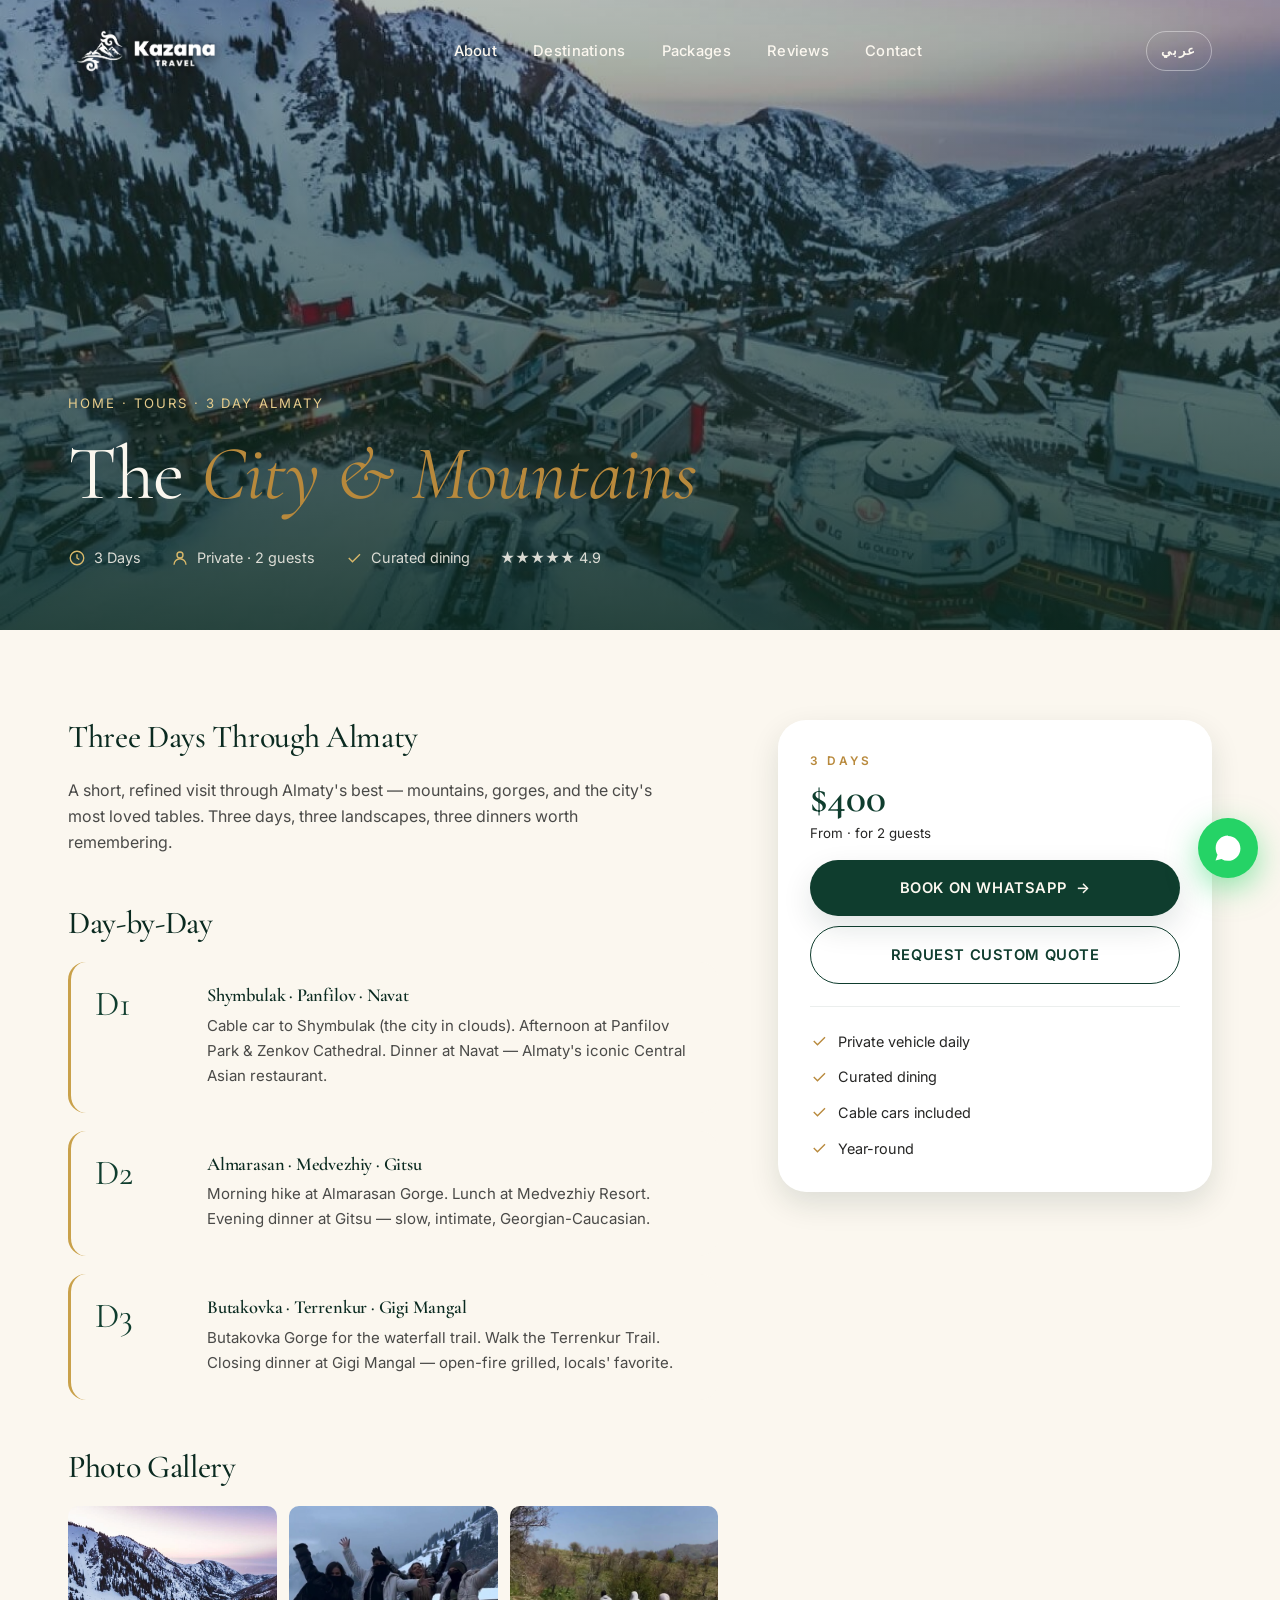
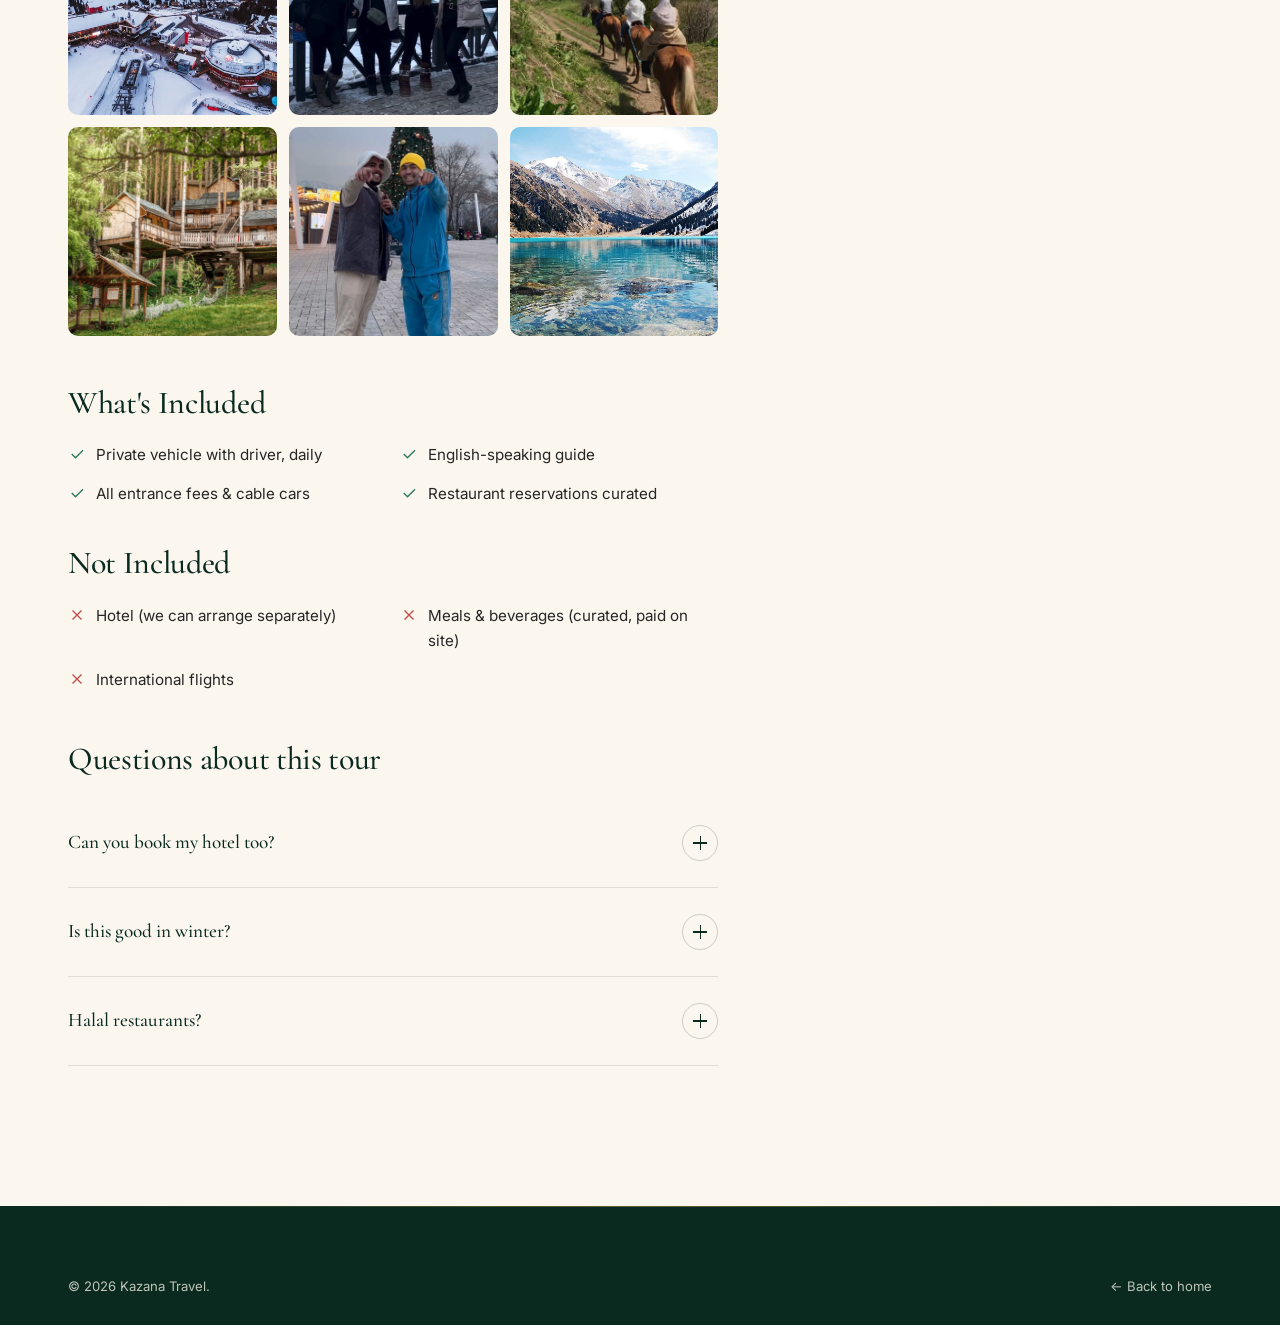
<file: tours/3-day-almaty.html>
<!DOCTYPE html>
<html lang="en" dir="ltr">
<head>
<meta charset="UTF-8" />
<meta name="viewport" content="width=device-width, initial-scale=1, viewport-fit=cover" />
<title>3 Day Almaty Experience — The City & Mountains | Kazana Travel</title>
<meta name="description" content="3 days of curated private Almaty. Shymbulak, Almarasan, Butakovka gorges. Curated dining. From $400 for 2 people." />
<link rel="icon" href="../assets/images/logo.png" type="image/png" />
<link rel="preconnect" href="https://fonts.googleapis.com" />
<link rel="preconnect" href="https://fonts.gstatic.com" crossorigin />
<link href="https://fonts.googleapis.com/css2?family=Cormorant+Garamond:ital,wght@0,400;0,500;0,600;0,700;1,400&family=Inter:wght@300;400;500;600;700&family=Tajawal:wght@300;400;500;700&display=swap" rel="stylesheet" />
<link rel="stylesheet" href="../css/style.css" />
</head>
<body>
<header class="nav scrolled" id="nav">
  <div class="container nav-inner">
    <a href="../index.html" class="nav-logo"><img src="../assets/images/logo.png" alt="Kazana Travel" /></a>
    <nav class="nav-links" id="navLinks">
      <a href="../index.html#about">About</a><a href="../index.html#destinations">Destinations</a>
      <a href="../index.html#packages">Packages</a><a href="../index.html#testimonials">Reviews</a><a href="../index.html#contact">Contact</a>
    </nav>
    <div class="nav-actions">
      <button class="lang-toggle" id="langToggle"><span data-lang-label>عربي</span></button>
      <button class="menu-toggle" id="menuToggle"><span></span></button>
    </div>
  </div>
</header>

<section class="tour-hero">
  <div class="tour-hero-bg"><img src="../assets/images/shymbulak.jpg" alt="Shymbulak resort" /></div>
  <div class="container">
    <div class="breadcrumb"><a href="../index.html">Home</a> · <a href="../index.html#packages">Tours</a> · 3 Day Almaty</div>
    <h1>The <em class="serif-accent">City & Mountains</em></h1>
    <div class="tour-meta">
      <div><svg viewBox="0 0 24 24" fill="none" stroke-width="1.8"><circle cx="12" cy="12" r="9"/><path d="M12 7v5l3 2"/></svg> 3 Days</div>
      <div><svg viewBox="0 0 24 24" fill="none" stroke-width="1.8"><circle cx="12" cy="8" r="4"/><path d="M4 21a8 8 0 0 1 16 0"/></svg> Private · 2 guests</div>
      <div><svg viewBox="0 0 24 24" fill="none" stroke-width="1.8"><path d="M5 12l5 5L20 7"/></svg> Curated dining</div>
      <div>★★★★★ 4.9</div>
    </div>
  </div>
</section>

<section class="tour-body">
  <div class="container tour-grid">
    <div>
      <div class="tour-section" data-reveal>
        <h2>Three Days Through Almaty</h2>
        <p class="lead muted">A short, refined visit through Almaty's best — mountains, gorges, and the city's most loved tables. Three days, three landscapes, three dinners worth remembering.</p>
      </div>

      <div class="tour-section" data-reveal>
        <h2>Day-by-Day</h2>
        <div class="tour-itinerary">
          <div class="itinerary-item"><div class="num">D1</div><div><h4>Shymbulak · Panfilov · Navat</h4><p>Cable car to Shymbulak (the city in clouds). Afternoon at Panfilov Park & Zenkov Cathedral. Dinner at Navat — Almaty's iconic Central Asian restaurant.</p></div></div>
          <div class="itinerary-item"><div class="num">D2</div><div><h4>Almarasan · Medvezhiy · Gitsu</h4><p>Morning hike at Almarasan Gorge. Lunch at Medvezhiy Resort. Evening dinner at Gitsu — slow, intimate, Georgian-Caucasian.</p></div></div>
          <div class="itinerary-item"><div class="num">D3</div><div><h4>Butakovka · Terrenkur · Gigi Mangal</h4><p>Butakovka Gorge for the waterfall trail. Walk the Terrenkur Trail. Closing dinner at Gigi Mangal — open-fire grilled, locals' favorite.</p></div></div>
        </div>
      </div>

      <div class="tour-section" data-reveal>
        <h2>Photo Gallery</h2>
        <div class="tour-gallery">
          <img src="../assets/images/shymbulak.jpg" alt="Shymbulak" loading="lazy" />
          <img src="../assets/images/pic-4.jpg" alt="Mountain weather" loading="lazy" />
          <img src="../assets/images/pic-2.png" alt="Almarasan horseback" loading="lazy" />
          <img src="../assets/images/oi-qaragai.jpg" alt="Forest" loading="lazy" />
          <img src="../assets/images/pic-5.jpg" alt="Almaty city" loading="lazy" />
          <img src="../assets/images/big-almaty-lake.jpg" alt="Tian Shan" loading="lazy" />
        </div>
      </div>

      <div class="tour-section" data-reveal>
        <h2>What's Included</h2>
        <ul class="tour-incl">
          <li class="yes"><svg viewBox="0 0 24 24" fill="none" stroke-width="1.8"><path d="M5 12l5 5L20 7"/></svg> Private vehicle with driver, daily</li>
          <li class="yes"><svg viewBox="0 0 24 24" fill="none" stroke-width="1.8"><path d="M5 12l5 5L20 7"/></svg> English-speaking guide</li>
          <li class="yes"><svg viewBox="0 0 24 24" fill="none" stroke-width="1.8"><path d="M5 12l5 5L20 7"/></svg> All entrance fees & cable cars</li>
          <li class="yes"><svg viewBox="0 0 24 24" fill="none" stroke-width="1.8"><path d="M5 12l5 5L20 7"/></svg> Restaurant reservations curated</li>
        </ul>
        <h2 style="margin-top: 40px;">Not Included</h2>
        <ul class="tour-incl">
          <li class="no"><svg viewBox="0 0 24 24" fill="none" stroke-width="1.8"><path d="M6 6l12 12M18 6L6 18"/></svg> Hotel (we can arrange separately)</li>
          <li class="no"><svg viewBox="0 0 24 24" fill="none" stroke-width="1.8"><path d="M6 6l12 12M18 6L6 18"/></svg> Meals & beverages (curated, paid on site)</li>
          <li class="no"><svg viewBox="0 0 24 24" fill="none" stroke-width="1.8"><path d="M6 6l12 12M18 6L6 18"/></svg> International flights</li>
        </ul>
      </div>

      <div class="tour-section faq" style="padding: 0;" data-reveal>
        <h2>Questions about this tour</h2>
        <div class="faq-list" style="margin-top: 20px;">
          <div class="faq-item"><button class="faq-q"><span>Can you book my hotel too?</span><span class="icon"></span></button><div class="faq-a"><div class="faq-a-inner">Yes. We hold rates at 4★ and 5★ hotels in Almaty including Swissôtel, Rixos, and Hotel Kazakhstan. Tell your designer your preferred range.</div></div></div>
          <div class="faq-item"><button class="faq-q"><span>Is this good in winter?</span><span class="icon"></span></button><div class="faq-a"><div class="faq-a-inner">Beautifully so. Shymbulak is a world-class ski mountain December–March, and gorge hikes shift to lighter snowshoe walks.</div></div></div>
          <div class="faq-item"><button class="faq-q"><span>Halal restaurants?</span><span class="icon"></span></button><div class="faq-a"><div class="faq-a-inner">All three restaurants on the itinerary are halal-friendly. We swap any selection on request.</div></div></div>
        </div>
      </div>
    </div>

    <aside class="tour-aside">
      <div class="pkg-tier">3 Days</div>
      <div style="display:flex; align-items: baseline; gap: 8px; margin-top: 6px;"><div class="price">$400</div></div>
      <small>From · for 2 guests</small>
      <a class="btn btn-primary" href="https://wa.me/77713160021?text=Hello!%20I%20would%20like%20to%20book%20the%203%20Day%20Almaty%20Experience." target="_blank" rel="noopener">Book on WhatsApp <span class="arrow">→</span></a>
      <a class="btn btn-outline" href="../index.html#plan" style="width:100%; margin-top: 10px;">Request custom quote</a>
      <div class="feat">
        <div><svg viewBox="0 0 24 24" fill="none" stroke-width="1.8"><path d="M5 12l5 5L20 7"/></svg> Private vehicle daily</div>
        <div><svg viewBox="0 0 24 24" fill="none" stroke-width="1.8"><path d="M5 12l5 5L20 7"/></svg> Curated dining</div>
        <div><svg viewBox="0 0 24 24" fill="none" stroke-width="1.8"><path d="M5 12l5 5L20 7"/></svg> Cable cars included</div>
        <div><svg viewBox="0 0 24 24" fill="none" stroke-width="1.8"><path d="M5 12l5 5L20 7"/></svg> Year-round</div>
      </div>
    </aside>
  </div>
</section>

<footer class="footer"><div class="container"><div class="footer-bottom" style="padding-top:0; border:0;"><div>© 2026 Kazana Travel.</div><div><a href="../index.html">← Back to home</a></div></div></div></footer>
<a class="sticky-book" href="https://wa.me/77713160021?text=Hello!%20I%20would%20like%20to%20book%20the%203%20Day%20Almaty%20Experience." target="_blank" rel="noopener">📱 Book on WhatsApp</a>

<div class="fab-wrap" id="fabWrap">
  <div class="fab-menu">
    <a class="fab-item wa" href="https://wa.me/77713160021" target="_blank" rel="noopener"><span class="icn"><svg viewBox="0 0 24 24" fill="currentColor"><path d="M12.04 2C6.58 2 2.13 6.45 2.13 11.91c0 1.94.51 3.82 1.47 5.48L2 22l4.74-1.24a9.96 9.96 0 0 0 5.3 1.5c5.47 0 9.92-4.45 9.92-9.91 0-5.47-4.45-9.92-9.92-9.92z"/></svg></span>WhatsApp</a>
    <a class="fab-item tg" href="https://t.me/+77713160021" target="_blank" rel="noopener"><span class="icn"><svg viewBox="0 0 24 24" fill="currentColor"><path d="M22 3L2 11l6 2 2 7 3-4 6 5 3-18z"/></svg></span>Telegram</a>
    <a class="fab-item call" href="tel:+77713160021"><span class="icn"><svg viewBox="0 0 24 24" fill="none" stroke="currentColor" stroke-width="2"><path d="M22 16.92v3a2 2 0 0 1-2.18 2 19.86 19.86 0 0 1-8.63-3.07 19.5 19.5 0 0 1-6-6A19.86 19.86 0 0 1 2.12 4.18 2 2 0 0 1 4.11 2h3a2 2 0 0 1 2 1.72c.12.89.32 1.76.62 2.6a2 2 0 0 1-.45 2.11L8 9.59a16 16 0 0 0 6 6l1.16-1.16a2 2 0 0 1 2.11-.45c.84.3 1.71.5 2.6.62A2 2 0 0 1 22 16.92z"/></svg></span>Call</a>
  </div>
  <button class="fab" id="fabBtn"><svg viewBox="0 0 24 24" fill="currentColor"><path d="M12.04 2C6.58 2 2.13 6.45 2.13 11.91c0 1.94.51 3.82 1.47 5.48L2 22l4.74-1.24a9.96 9.96 0 0 0 5.3 1.5c5.47 0 9.92-4.45 9.92-9.91 0-5.47-4.45-9.92-9.92-9.92z"/></svg></button>
</div>

<div class="lightbox" id="lightbox" role="dialog" aria-modal="true">
  <button class="lightbox-close" id="lbClose"><svg viewBox="0 0 24 24" fill="none" stroke="currentColor" stroke-width="2"><path d="M6 6l12 12M18 6L6 18"/></svg></button>
  <button class="lightbox-prev" id="lbPrev"><svg viewBox="0 0 24 24" fill="none" stroke="currentColor" stroke-width="2"><path d="M15 6l-6 6 6 6"/></svg></button>
  <img class="lightbox-img" id="lbImg" alt="" />
  <button class="lightbox-next" id="lbNext"><svg viewBox="0 0 24 24" fill="none" stroke="currentColor" stroke-width="2"><path d="M9 6l6 6-6 6"/></svg></button>
  <div class="lightbox-caption" id="lbCaption"></div>
</div>

<script src="../js/i18n.js"></script>
<script src="../js/main.js"></script>
</body>
</html>
</file>
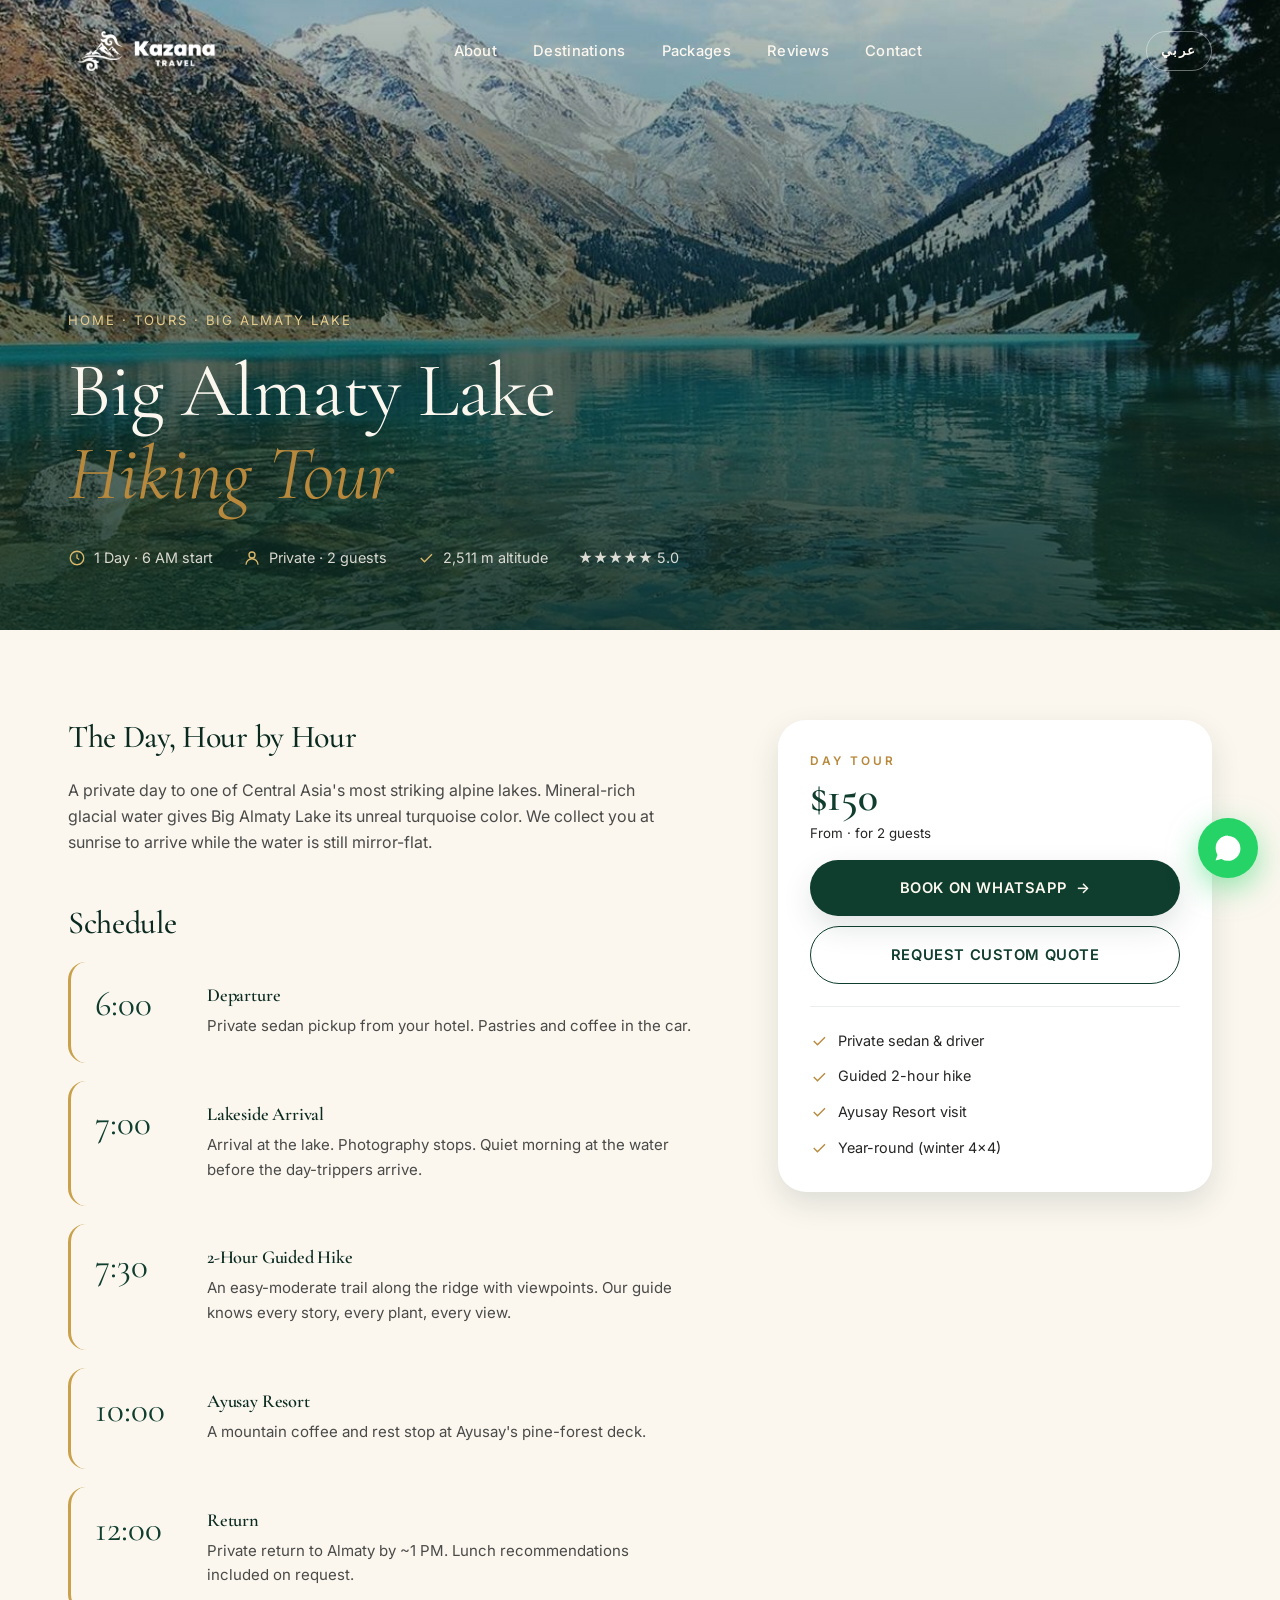
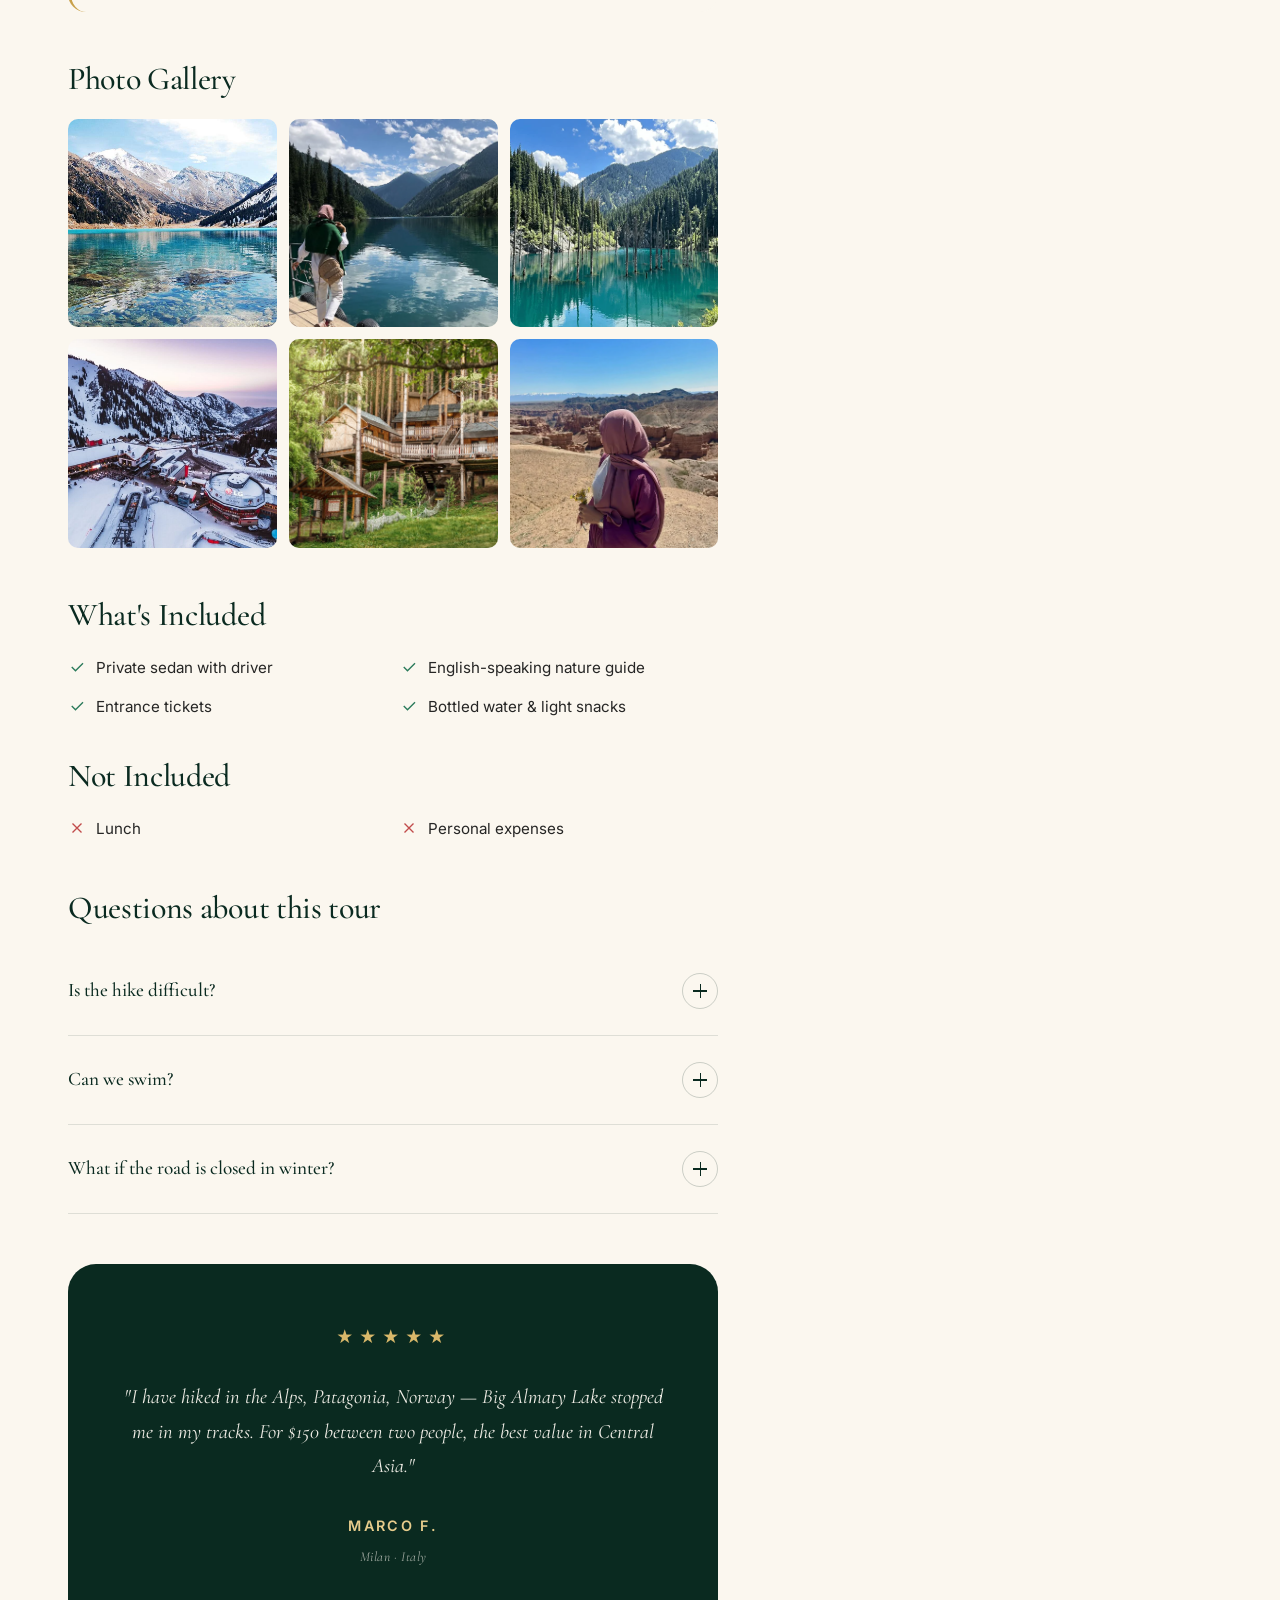
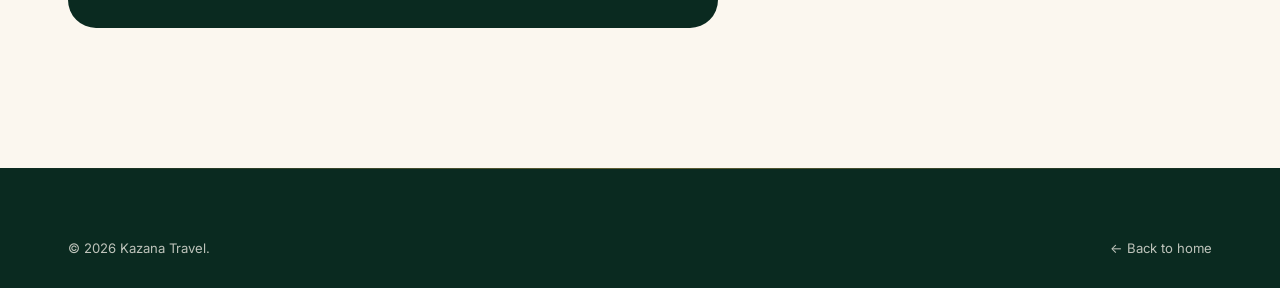
<file: tours/big-almaty-lake.html>
<!DOCTYPE html>
<html lang="en" dir="ltr">
<head>
<meta charset="UTF-8" />
<meta name="viewport" content="width=device-width, initial-scale=1, viewport-fit=cover" />
<title>Big Almaty Lake Hiking Tour | Kazana Travel</title>
<meta name="description" content="Private day hike to Big Almaty Lake. 6 AM start, 2-hour guided hike, Ayusay Resort visit. From $150 for 2 people." />
<link rel="icon" href="../assets/images/logo.png" type="image/png" />
<link rel="preconnect" href="https://fonts.googleapis.com" />
<link rel="preconnect" href="https://fonts.gstatic.com" crossorigin />
<link href="https://fonts.googleapis.com/css2?family=Cormorant+Garamond:ital,wght@0,400;0,500;0,600;0,700;1,400&family=Inter:wght@300;400;500;600;700&family=Tajawal:wght@300;400;500;700&display=swap" rel="stylesheet" />
<link rel="stylesheet" href="../css/style.css" />
</head>
<body>
<header class="nav scrolled" id="nav">
  <div class="container nav-inner">
    <a href="../index.html" class="nav-logo"><img src="../assets/images/logo.png" alt="Kazana Travel" /></a>
    <nav class="nav-links" id="navLinks">
      <a href="../index.html#about">About</a><a href="../index.html#destinations">Destinations</a>
      <a href="../index.html#packages">Packages</a><a href="../index.html#testimonials">Reviews</a><a href="../index.html#contact">Contact</a>
    </nav>
    <div class="nav-actions">
      <button class="lang-toggle" id="langToggle"><span data-lang-label>عربي</span></button>
      <button class="menu-toggle" id="menuToggle"><span></span></button>
    </div>
  </div>
</header>

<section class="tour-hero">
  <div class="tour-hero-bg"><img src="../assets/images/big-almaty-lake.jpg" alt="Big Almaty Lake" /></div>
  <div class="container">
    <div class="breadcrumb"><a href="../index.html">Home</a> · <a href="../index.html#packages">Tours</a> · Big Almaty Lake</div>
    <h1>Big Almaty Lake <em class="serif-accent">Hiking Tour</em></h1>
    <div class="tour-meta">
      <div><svg viewBox="0 0 24 24" fill="none" stroke-width="1.8"><circle cx="12" cy="12" r="9"/><path d="M12 7v5l3 2"/></svg> 1 Day · 6 AM start</div>
      <div><svg viewBox="0 0 24 24" fill="none" stroke-width="1.8"><circle cx="12" cy="8" r="4"/><path d="M4 21a8 8 0 0 1 16 0"/></svg> Private · 2 guests</div>
      <div><svg viewBox="0 0 24 24" fill="none" stroke-width="1.8"><path d="M5 12l5 5L20 7"/></svg> 2,511 m altitude</div>
      <div>★★★★★ 5.0</div>
    </div>
  </div>
</section>

<section class="tour-body">
  <div class="container tour-grid">
    <div>
      <div class="tour-section" data-reveal>
        <h2>The Day, Hour by Hour</h2>
        <p class="lead muted">A private day to one of Central Asia's most striking alpine lakes. Mineral-rich glacial water gives Big Almaty Lake its unreal turquoise color. We collect you at sunrise to arrive while the water is still mirror-flat.</p>
      </div>

      <div class="tour-section" data-reveal>
        <h2>Schedule</h2>
        <div class="tour-itinerary">
          <div class="itinerary-item"><div class="num">6:00</div><div><h4>Departure</h4><p>Private sedan pickup from your hotel. Pastries and coffee in the car.</p></div></div>
          <div class="itinerary-item"><div class="num">7:00</div><div><h4>Lakeside Arrival</h4><p>Arrival at the lake. Photography stops. Quiet morning at the water before the day-trippers arrive.</p></div></div>
          <div class="itinerary-item"><div class="num">7:30</div><div><h4>2-Hour Guided Hike</h4><p>An easy-moderate trail along the ridge with viewpoints. Our guide knows every story, every plant, every view.</p></div></div>
          <div class="itinerary-item"><div class="num">10:00</div><div><h4>Ayusay Resort</h4><p>A mountain coffee and rest stop at Ayusay's pine-forest deck.</p></div></div>
          <div class="itinerary-item"><div class="num">12:00</div><div><h4>Return</h4><p>Private return to Almaty by ~1 PM. Lunch recommendations included on request.</p></div></div>
        </div>
      </div>

      <div class="tour-section" data-reveal>
        <h2>Photo Gallery</h2>
        <div class="tour-gallery">
          <img src="../assets/images/big-almaty-lake.jpg" alt="Big Almaty Lake" loading="lazy" />
          <img src="../assets/images/pic-3.png" alt="Highlands" loading="lazy" />
          <img src="../assets/images/tour-4.png" alt="Alpine waters" loading="lazy" />
          <img src="../assets/images/shymbulak.jpg" alt="Tian Shan" loading="lazy" />
          <img src="../assets/images/oi-qaragai.jpg" alt="Forest resort" loading="lazy" />
          <img src="../assets/images/pic-1.png" alt="Mountain viewpoint" loading="lazy" />
        </div>
      </div>

      <div class="tour-section" data-reveal>
        <h2>What's Included</h2>
        <ul class="tour-incl">
          <li class="yes"><svg viewBox="0 0 24 24" fill="none" stroke-width="1.8"><path d="M5 12l5 5L20 7"/></svg> Private sedan with driver</li>
          <li class="yes"><svg viewBox="0 0 24 24" fill="none" stroke-width="1.8"><path d="M5 12l5 5L20 7"/></svg> English-speaking nature guide</li>
          <li class="yes"><svg viewBox="0 0 24 24" fill="none" stroke-width="1.8"><path d="M5 12l5 5L20 7"/></svg> Entrance tickets</li>
          <li class="yes"><svg viewBox="0 0 24 24" fill="none" stroke-width="1.8"><path d="M5 12l5 5L20 7"/></svg> Bottled water & light snacks</li>
        </ul>
        <h2 style="margin-top: 40px;">Not Included</h2>
        <ul class="tour-incl">
          <li class="no"><svg viewBox="0 0 24 24" fill="none" stroke-width="1.8"><path d="M6 6l12 12M18 6L6 18"/></svg> Lunch</li>
          <li class="no"><svg viewBox="0 0 24 24" fill="none" stroke-width="1.8"><path d="M6 6l12 12M18 6L6 18"/></svg> Personal expenses</li>
        </ul>
      </div>

      <div class="tour-section faq" style="padding: 0;" data-reveal>
        <h2>Questions about this tour</h2>
        <div class="faq-list" style="margin-top: 20px;">
          <div class="faq-item"><button class="faq-q"><span>Is the hike difficult?</span><span class="icon"></span></button><div class="faq-a"><div class="faq-a-inner">It is moderate — paved & gentle gravel paths, with optional ridge viewpoints. Suitable for ages 8+. Comfortable walking shoes recommended.</div></div></div>
          <div class="faq-item"><button class="faq-q"><span>Can we swim?</span><span class="icon"></span></button><div class="faq-a"><div class="faq-a-inner">No — Big Almaty Lake is a reservoir and protected. Photography is welcomed; touching the water is not.</div></div></div>
          <div class="faq-item"><button class="faq-q"><span>What if the road is closed in winter?</span><span class="icon"></span></button><div class="faq-a"><div class="faq-a-inner">We switch to a 4×4 vehicle in winter when needed at no extra cost. If access is fully closed, we propose a free swap to Shymbulak.</div></div></div>
        </div>
      </div>

      <div class="tour-section testimonials" style="background: var(--emerald-900); border-radius: var(--radius-lg); padding: 60px 40px; color: var(--cream-50); margin-top: 40px;" data-reveal>
        <div style="text-align: center;">
          <div class="test-stars">★★★★★</div>
          <p class="test-text">"I have hiked in the Alps, Patagonia, Norway — Big Almaty Lake stopped me in my tracks. For $150 between two people, the best value in Central Asia."</p>
          <div class="test-author">Marco F.<span>Milan · Italy</span></div>
        </div>
      </div>
    </div>

    <aside class="tour-aside">
      <div class="pkg-tier">Day Tour</div>
      <div style="display:flex; align-items: baseline; gap: 8px; margin-top: 6px;"><div class="price">$150</div></div>
      <small>From · for 2 guests</small>
      <a class="btn btn-primary" href="https://wa.me/77713160021?text=Hello!%20I%20would%20like%20to%20book%20the%20Big%20Almaty%20Lake%20Hiking%20Tour." target="_blank" rel="noopener">Book on WhatsApp <span class="arrow">→</span></a>
      <a class="btn btn-outline" href="../index.html#plan" style="width:100%; margin-top: 10px;">Request custom quote</a>
      <div class="feat">
        <div><svg viewBox="0 0 24 24" fill="none" stroke-width="1.8"><path d="M5 12l5 5L20 7"/></svg> Private sedan & driver</div>
        <div><svg viewBox="0 0 24 24" fill="none" stroke-width="1.8"><path d="M5 12l5 5L20 7"/></svg> Guided 2-hour hike</div>
        <div><svg viewBox="0 0 24 24" fill="none" stroke-width="1.8"><path d="M5 12l5 5L20 7"/></svg> Ayusay Resort visit</div>
        <div><svg viewBox="0 0 24 24" fill="none" stroke-width="1.8"><path d="M5 12l5 5L20 7"/></svg> Year-round (winter 4×4)</div>
      </div>
    </aside>
  </div>
</section>

<footer class="footer"><div class="container"><div class="footer-bottom" style="padding-top:0; border:0;"><div>© 2026 Kazana Travel.</div><div><a href="../index.html">← Back to home</a></div></div></div></footer>
<a class="sticky-book" href="https://wa.me/77713160021?text=Hello!%20I%20would%20like%20to%20book%20the%20Big%20Almaty%20Lake%20Hiking%20Tour." target="_blank" rel="noopener">📱 Book on WhatsApp</a>

<div class="fab-wrap" id="fabWrap">
  <div class="fab-menu">
    <a class="fab-item wa" href="https://wa.me/77713160021" target="_blank" rel="noopener"><span class="icn"><svg viewBox="0 0 24 24" fill="currentColor"><path d="M12.04 2C6.58 2 2.13 6.45 2.13 11.91c0 1.94.51 3.82 1.47 5.48L2 22l4.74-1.24a9.96 9.96 0 0 0 5.3 1.5c5.47 0 9.92-4.45 9.92-9.91 0-5.47-4.45-9.92-9.92-9.92z"/></svg></span>WhatsApp</a>
    <a class="fab-item tg" href="https://t.me/+77713160021" target="_blank" rel="noopener"><span class="icn"><svg viewBox="0 0 24 24" fill="currentColor"><path d="M22 3L2 11l6 2 2 7 3-4 6 5 3-18z"/></svg></span>Telegram</a>
    <a class="fab-item call" href="tel:+77713160021"><span class="icn"><svg viewBox="0 0 24 24" fill="none" stroke="currentColor" stroke-width="2"><path d="M22 16.92v3a2 2 0 0 1-2.18 2 19.86 19.86 0 0 1-8.63-3.07 19.5 19.5 0 0 1-6-6A19.86 19.86 0 0 1 2.12 4.18 2 2 0 0 1 4.11 2h3a2 2 0 0 1 2 1.72c.12.89.32 1.76.62 2.6a2 2 0 0 1-.45 2.11L8 9.59a16 16 0 0 0 6 6l1.16-1.16a2 2 0 0 1 2.11-.45c.84.3 1.71.5 2.6.62A2 2 0 0 1 22 16.92z"/></svg></span>Call</a>
  </div>
  <button class="fab" id="fabBtn"><svg viewBox="0 0 24 24" fill="currentColor"><path d="M12.04 2C6.58 2 2.13 6.45 2.13 11.91c0 1.94.51 3.82 1.47 5.48L2 22l4.74-1.24a9.96 9.96 0 0 0 5.3 1.5c5.47 0 9.92-4.45 9.92-9.91 0-5.47-4.45-9.92-9.92-9.92z"/></svg></button>
</div>

<div class="lightbox" id="lightbox" role="dialog" aria-modal="true">
  <button class="lightbox-close" id="lbClose"><svg viewBox="0 0 24 24" fill="none" stroke="currentColor" stroke-width="2"><path d="M6 6l12 12M18 6L6 18"/></svg></button>
  <button class="lightbox-prev" id="lbPrev"><svg viewBox="0 0 24 24" fill="none" stroke="currentColor" stroke-width="2"><path d="M15 6l-6 6 6 6"/></svg></button>
  <img class="lightbox-img" id="lbImg" alt="" />
  <button class="lightbox-next" id="lbNext"><svg viewBox="0 0 24 24" fill="none" stroke="currentColor" stroke-width="2"><path d="M9 6l6 6-6 6"/></svg></button>
  <div class="lightbox-caption" id="lbCaption"></div>
</div>

<script src="../js/i18n.js"></script>
<script src="../js/main.js"></script>
</body>
</html>
</file>
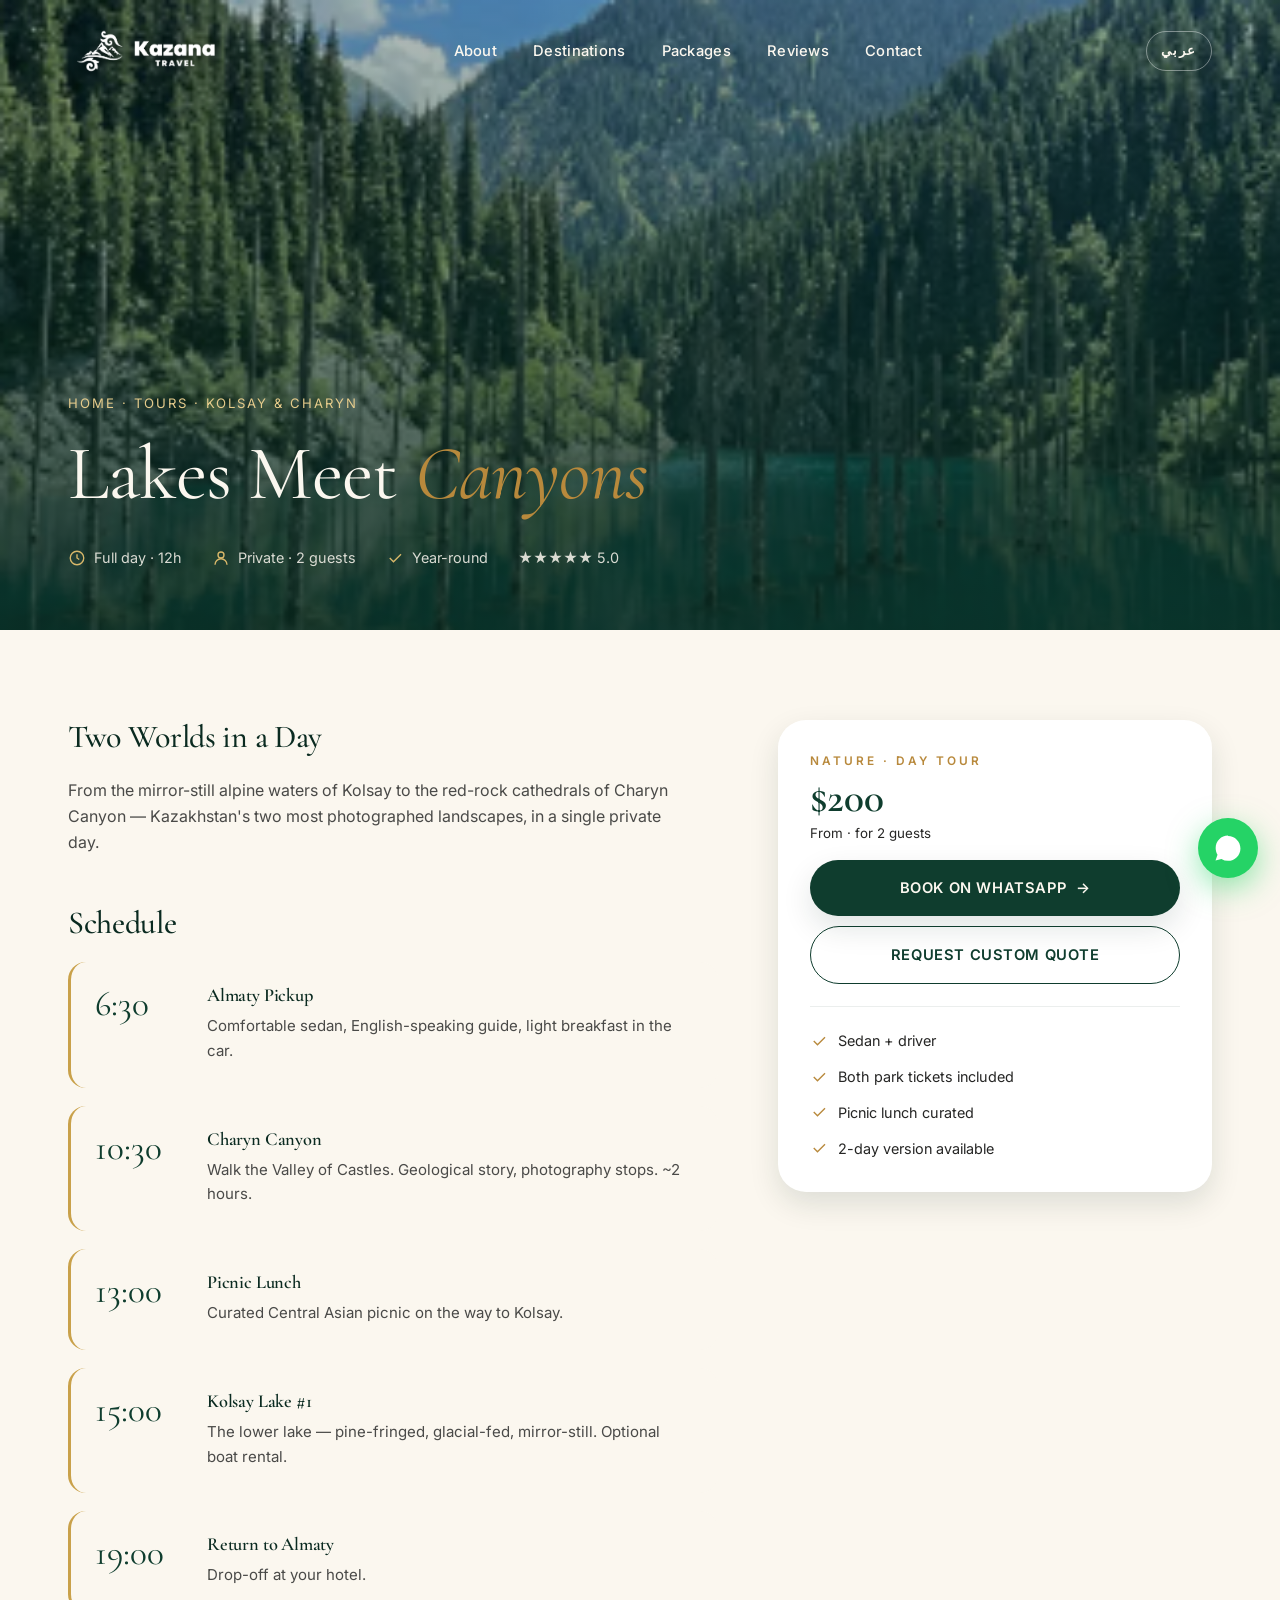
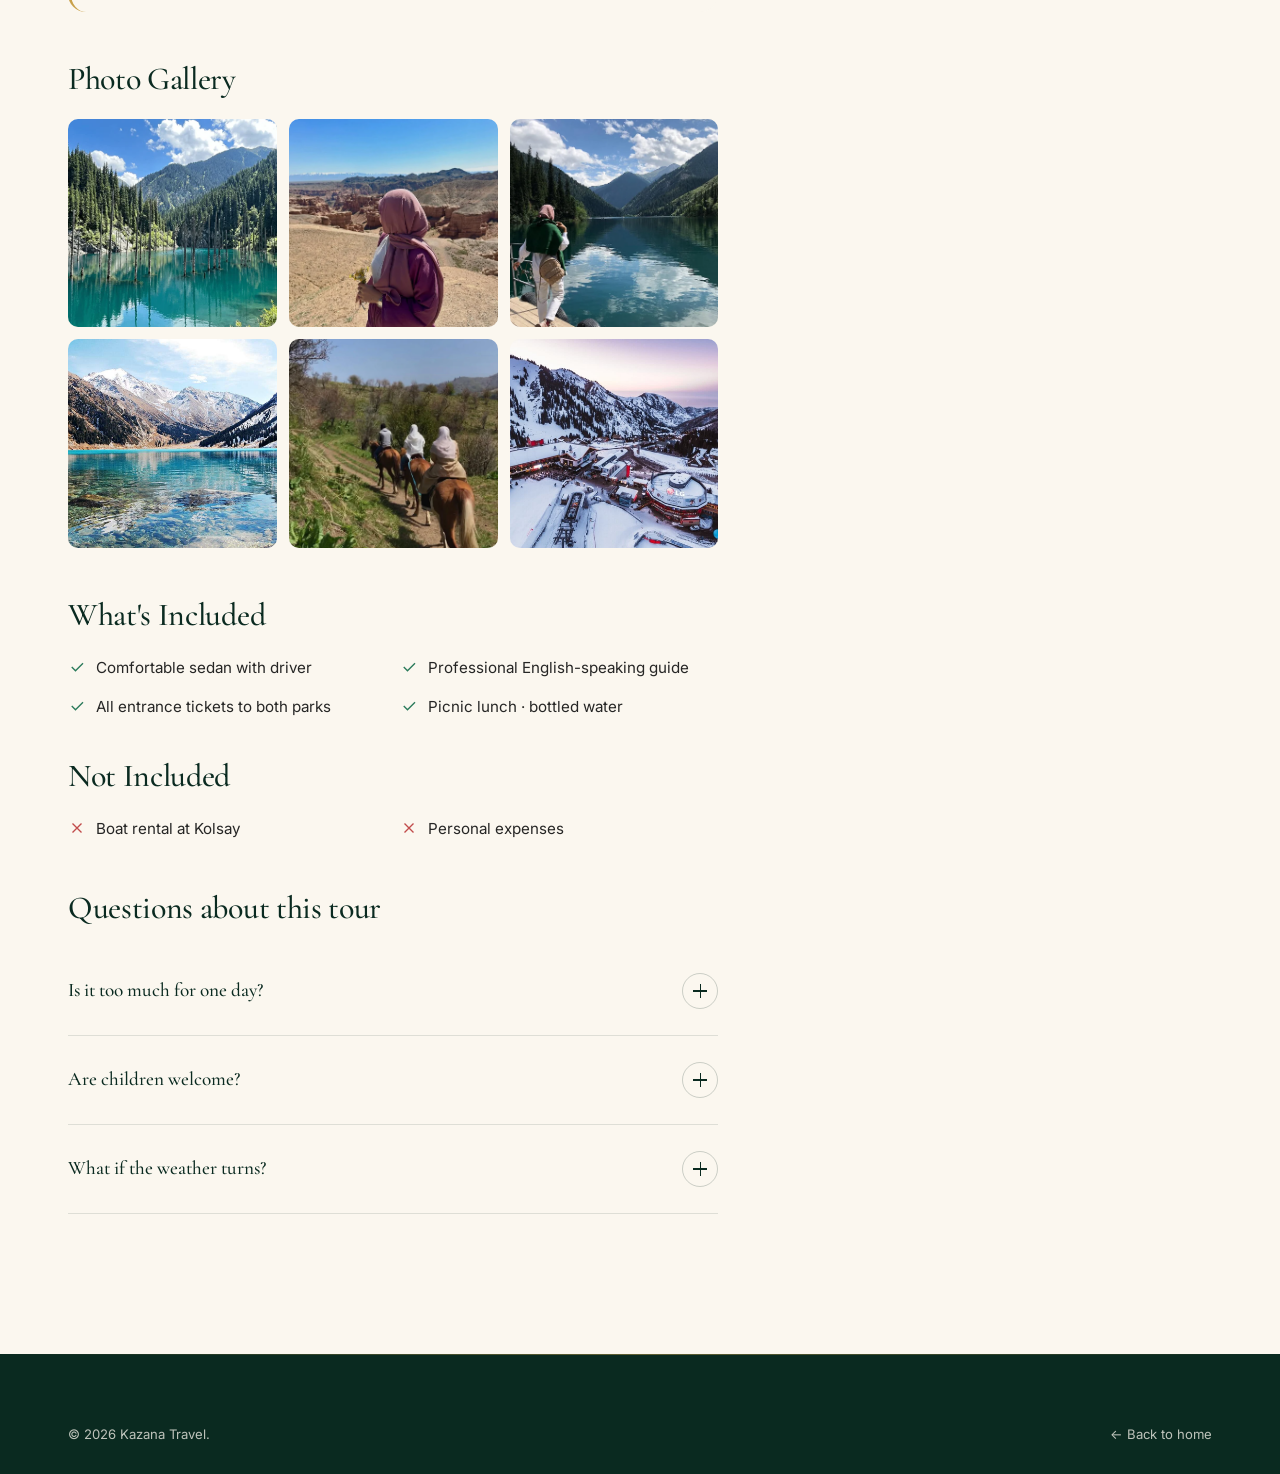
<file: tours/kolsay-charyn.html>
<!DOCTYPE html>
<html lang="en" dir="ltr">
<head>
<meta charset="UTF-8" />
<meta name="viewport" content="width=device-width, initial-scale=1, viewport-fit=cover" />
<title>Kolsay Lakes & Charyn Canyon — Lakes Meet Canyons | Kazana Travel</title>
<meta name="description" content="Full-day private tour to Kolsay Lakes and Charyn Canyon. Comfortable sedan, professional guide, entrance tickets included. From $200 for 2 people." />
<link rel="icon" href="../assets/images/logo.png" type="image/png" />
<link rel="preconnect" href="https://fonts.googleapis.com" />
<link rel="preconnect" href="https://fonts.gstatic.com" crossorigin />
<link href="https://fonts.googleapis.com/css2?family=Cormorant+Garamond:ital,wght@0,400;0,500;0,600;0,700;1,400&family=Inter:wght@300;400;500;600;700&family=Tajawal:wght@300;400;500;700&display=swap" rel="stylesheet" />
<link rel="stylesheet" href="../css/style.css" />
</head>
<body>
<header class="nav scrolled" id="nav">
  <div class="container nav-inner">
    <a href="../index.html" class="nav-logo"><img src="../assets/images/logo.png" alt="Kazana Travel" /></a>
    <nav class="nav-links" id="navLinks">
      <a href="../index.html#about">About</a><a href="../index.html#destinations">Destinations</a>
      <a href="../index.html#packages">Packages</a><a href="../index.html#testimonials">Reviews</a><a href="../index.html#contact">Contact</a>
    </nav>
    <div class="nav-actions">
      <button class="lang-toggle" id="langToggle"><span data-lang-label>عربي</span></button>
      <button class="menu-toggle" id="menuToggle"><span></span></button>
    </div>
  </div>
</header>

<section class="tour-hero">
  <div class="tour-hero-bg"><img src="../assets/images/tour-4.png" alt="Kolsay Lake" /></div>
  <div class="container">
    <div class="breadcrumb"><a href="../index.html">Home</a> · <a href="../index.html#packages">Tours</a> · Kolsay & Charyn</div>
    <h1>Lakes Meet <em class="serif-accent">Canyons</em></h1>
    <div class="tour-meta">
      <div><svg viewBox="0 0 24 24" fill="none" stroke-width="1.8"><circle cx="12" cy="12" r="9"/><path d="M12 7v5l3 2"/></svg> Full day · 12h</div>
      <div><svg viewBox="0 0 24 24" fill="none" stroke-width="1.8"><circle cx="12" cy="8" r="4"/><path d="M4 21a8 8 0 0 1 16 0"/></svg> Private · 2 guests</div>
      <div><svg viewBox="0 0 24 24" fill="none" stroke-width="1.8"><path d="M5 12l5 5L20 7"/></svg> Year-round</div>
      <div>★★★★★ 5.0</div>
    </div>
  </div>
</section>

<section class="tour-body">
  <div class="container tour-grid">
    <div>
      <div class="tour-section" data-reveal>
        <h2>Two Worlds in a Day</h2>
        <p class="lead muted">From the mirror-still alpine waters of Kolsay to the red-rock cathedrals of Charyn Canyon — Kazakhstan's two most photographed landscapes, in a single private day.</p>
      </div>

      <div class="tour-section" data-reveal>
        <h2>Schedule</h2>
        <div class="tour-itinerary">
          <div class="itinerary-item"><div class="num">6:30</div><div><h4>Almaty Pickup</h4><p>Comfortable sedan, English-speaking guide, light breakfast in the car.</p></div></div>
          <div class="itinerary-item"><div class="num">10:30</div><div><h4>Charyn Canyon</h4><p>Walk the Valley of Castles. Geological story, photography stops. ~2 hours.</p></div></div>
          <div class="itinerary-item"><div class="num">13:00</div><div><h4>Picnic Lunch</h4><p>Curated Central Asian picnic on the way to Kolsay.</p></div></div>
          <div class="itinerary-item"><div class="num">15:00</div><div><h4>Kolsay Lake #1</h4><p>The lower lake — pine-fringed, glacial-fed, mirror-still. Optional boat rental.</p></div></div>
          <div class="itinerary-item"><div class="num">19:00</div><div><h4>Return to Almaty</h4><p>Drop-off at your hotel.</p></div></div>
        </div>
      </div>

      <div class="tour-section" data-reveal>
        <h2>Photo Gallery</h2>
        <div class="tour-gallery">
          <img src="../assets/images/tour-4.png" alt="Kolsay Lake" loading="lazy" />
          <img src="../assets/images/pic-1.png" alt="Charyn Canyon" loading="lazy" />
          <img src="../assets/images/pic-3.png" alt="Kolsay highlands" loading="lazy" />
          <img src="../assets/images/big-almaty-lake.jpg" alt="Alpine waters" loading="lazy" />
          <img src="../assets/images/pic-2.png" alt="Horseback option" loading="lazy" />
          <img src="../assets/images/shymbulak.jpg" alt="Tian Shan" loading="lazy" />
        </div>
      </div>

      <div class="tour-section" data-reveal>
        <h2>What's Included</h2>
        <ul class="tour-incl">
          <li class="yes"><svg viewBox="0 0 24 24" fill="none" stroke-width="1.8"><path d="M5 12l5 5L20 7"/></svg> Comfortable sedan with driver</li>
          <li class="yes"><svg viewBox="0 0 24 24" fill="none" stroke-width="1.8"><path d="M5 12l5 5L20 7"/></svg> Professional English-speaking guide</li>
          <li class="yes"><svg viewBox="0 0 24 24" fill="none" stroke-width="1.8"><path d="M5 12l5 5L20 7"/></svg> All entrance tickets to both parks</li>
          <li class="yes"><svg viewBox="0 0 24 24" fill="none" stroke-width="1.8"><path d="M5 12l5 5L20 7"/></svg> Picnic lunch · bottled water</li>
        </ul>
        <h2 style="margin-top: 40px;">Not Included</h2>
        <ul class="tour-incl">
          <li class="no"><svg viewBox="0 0 24 24" fill="none" stroke-width="1.8"><path d="M6 6l12 12M18 6L6 18"/></svg> Boat rental at Kolsay</li>
          <li class="no"><svg viewBox="0 0 24 24" fill="none" stroke-width="1.8"><path d="M6 6l12 12M18 6L6 18"/></svg> Personal expenses</li>
        </ul>
      </div>

      <div class="tour-section faq" style="padding: 0;" data-reveal>
        <h2>Questions about this tour</h2>
        <div class="faq-list" style="margin-top: 20px;">
          <div class="faq-item"><button class="faq-q"><span>Is it too much for one day?</span><span class="icon"></span></button><div class="faq-a"><div class="faq-a-inner">It is a full day — about 12 hours total. For a slower pace we also offer a 2-day version with an overnight at a Kolsay guesthouse.</div></div></div>
          <div class="faq-item"><button class="faq-q"><span>Are children welcome?</span><span class="icon"></span></button><div class="faq-a"><div class="faq-a-inner">Yes, ages 5+ are well-suited to this trip. Child seats provided free on request.</div></div></div>
          <div class="faq-item"><button class="faq-q"><span>What if the weather turns?</span><span class="icon"></span></button><div class="faq-a"><div class="faq-a-inner">We monitor the day before and reschedule for free if rain is heavy at the canyon. Light rain at the lake is beautiful — bring a jacket.</div></div></div>
        </div>
      </div>
    </div>

    <aside class="tour-aside">
      <div class="pkg-tier">Nature · Day Tour</div>
      <div style="display:flex; align-items: baseline; gap: 8px; margin-top: 6px;"><div class="price">$200</div></div>
      <small>From · for 2 guests</small>
      <a class="btn btn-primary" href="https://wa.me/77713160021?text=Hello!%20I%20would%20like%20to%20book%20the%20Kolsay%20Lakes%20%26%20Charyn%20Canyon%20Tour." target="_blank" rel="noopener">Book on WhatsApp <span class="arrow">→</span></a>
      <a class="btn btn-outline" href="../index.html#plan" style="width:100%; margin-top: 10px;">Request custom quote</a>
      <div class="feat">
        <div><svg viewBox="0 0 24 24" fill="none" stroke-width="1.8"><path d="M5 12l5 5L20 7"/></svg> Sedan + driver</div>
        <div><svg viewBox="0 0 24 24" fill="none" stroke-width="1.8"><path d="M5 12l5 5L20 7"/></svg> Both park tickets included</div>
        <div><svg viewBox="0 0 24 24" fill="none" stroke-width="1.8"><path d="M5 12l5 5L20 7"/></svg> Picnic lunch curated</div>
        <div><svg viewBox="0 0 24 24" fill="none" stroke-width="1.8"><path d="M5 12l5 5L20 7"/></svg> 2-day version available</div>
      </div>
    </aside>
  </div>
</section>

<footer class="footer"><div class="container"><div class="footer-bottom" style="padding-top:0; border:0;"><div>© 2026 Kazana Travel.</div><div><a href="../index.html">← Back to home</a></div></div></div></footer>
<a class="sticky-book" href="https://wa.me/77713160021?text=Hello!%20I%20would%20like%20to%20book%20the%20Kolsay%20Lakes%20%26%20Charyn%20Canyon%20Tour." target="_blank" rel="noopener">📱 Book on WhatsApp</a>

<div class="fab-wrap" id="fabWrap">
  <div class="fab-menu">
    <a class="fab-item wa" href="https://wa.me/77713160021" target="_blank" rel="noopener"><span class="icn"><svg viewBox="0 0 24 24" fill="currentColor"><path d="M12.04 2C6.58 2 2.13 6.45 2.13 11.91c0 1.94.51 3.82 1.47 5.48L2 22l4.74-1.24a9.96 9.96 0 0 0 5.3 1.5c5.47 0 9.92-4.45 9.92-9.91 0-5.47-4.45-9.92-9.92-9.92z"/></svg></span>WhatsApp</a>
    <a class="fab-item tg" href="https://t.me/+77713160021" target="_blank" rel="noopener"><span class="icn"><svg viewBox="0 0 24 24" fill="currentColor"><path d="M22 3L2 11l6 2 2 7 3-4 6 5 3-18z"/></svg></span>Telegram</a>
    <a class="fab-item call" href="tel:+77713160021"><span class="icn"><svg viewBox="0 0 24 24" fill="none" stroke="currentColor" stroke-width="2"><path d="M22 16.92v3a2 2 0 0 1-2.18 2 19.86 19.86 0 0 1-8.63-3.07 19.5 19.5 0 0 1-6-6A19.86 19.86 0 0 1 2.12 4.18 2 2 0 0 1 4.11 2h3a2 2 0 0 1 2 1.72c.12.89.32 1.76.62 2.6a2 2 0 0 1-.45 2.11L8 9.59a16 16 0 0 0 6 6l1.16-1.16a2 2 0 0 1 2.11-.45c.84.3 1.71.5 2.6.62A2 2 0 0 1 22 16.92z"/></svg></span>Call</a>
  </div>
  <button class="fab" id="fabBtn"><svg viewBox="0 0 24 24" fill="currentColor"><path d="M12.04 2C6.58 2 2.13 6.45 2.13 11.91c0 1.94.51 3.82 1.47 5.48L2 22l4.74-1.24a9.96 9.96 0 0 0 5.3 1.5c5.47 0 9.92-4.45 9.92-9.91 0-5.47-4.45-9.92-9.92-9.92z"/></svg></button>
</div>

<div class="lightbox" id="lightbox" role="dialog" aria-modal="true">
  <button class="lightbox-close" id="lbClose"><svg viewBox="0 0 24 24" fill="none" stroke="currentColor" stroke-width="2"><path d="M6 6l12 12M18 6L6 18"/></svg></button>
  <button class="lightbox-prev" id="lbPrev"><svg viewBox="0 0 24 24" fill="none" stroke="currentColor" stroke-width="2"><path d="M15 6l-6 6 6 6"/></svg></button>
  <img class="lightbox-img" id="lbImg" alt="" />
  <button class="lightbox-next" id="lbNext"><svg viewBox="0 0 24 24" fill="none" stroke="currentColor" stroke-width="2"><path d="M9 6l6 6-6 6"/></svg></button>
  <div class="lightbox-caption" id="lbCaption"></div>
</div>

<script src="../js/i18n.js"></script>
<script src="../js/main.js"></script>
</body>
</html>
</file>
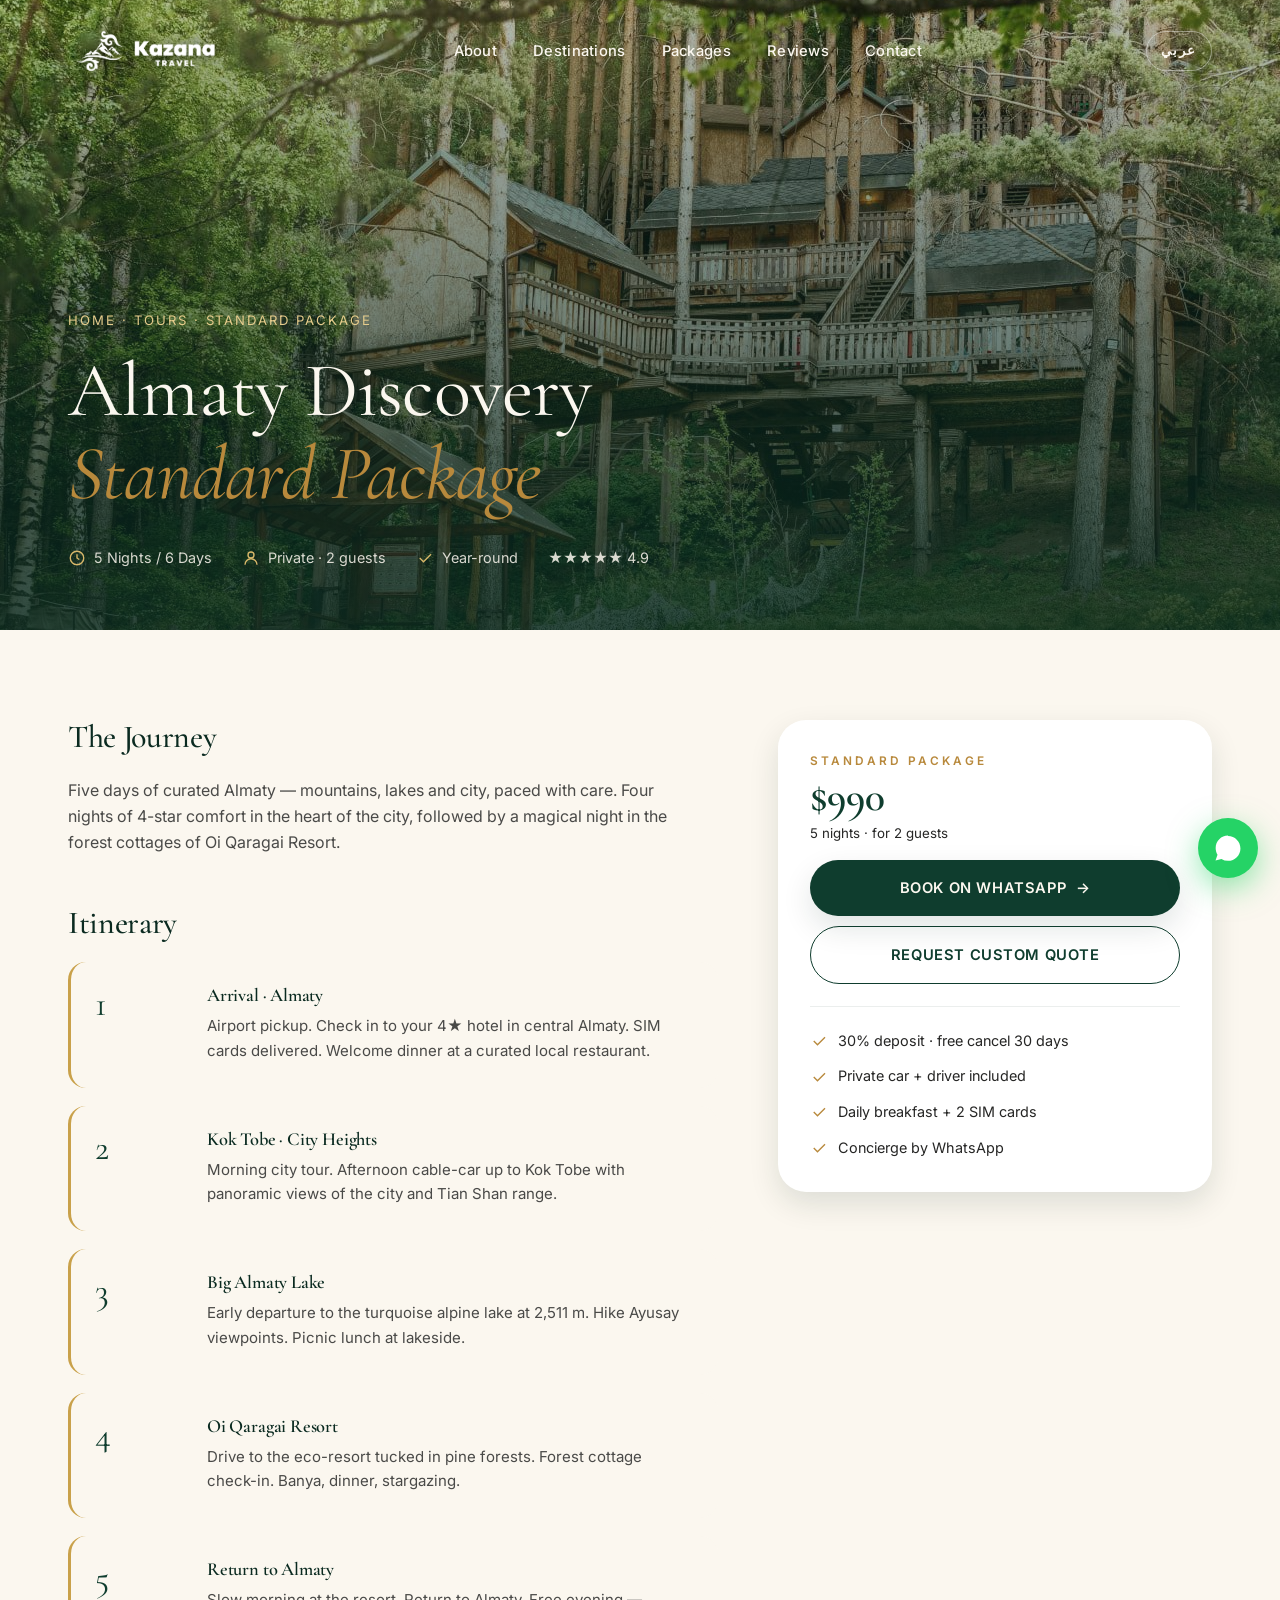
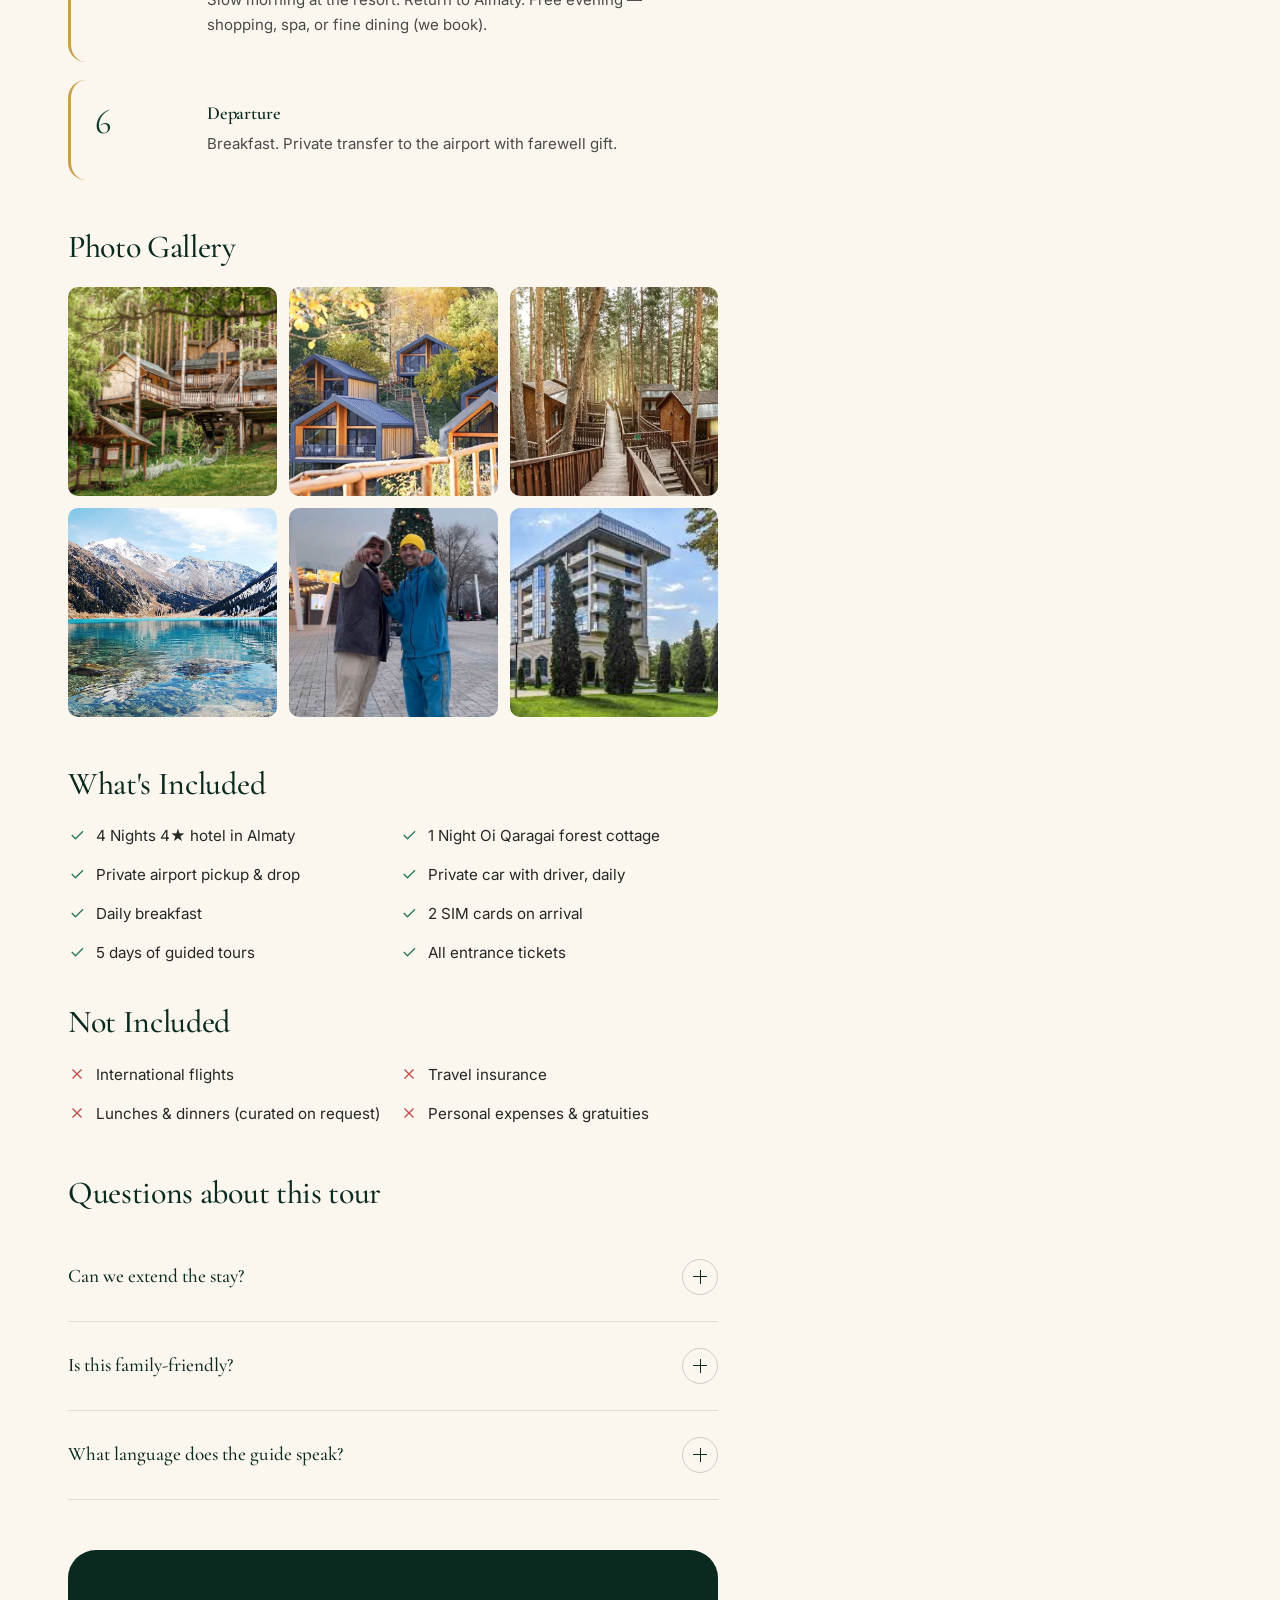
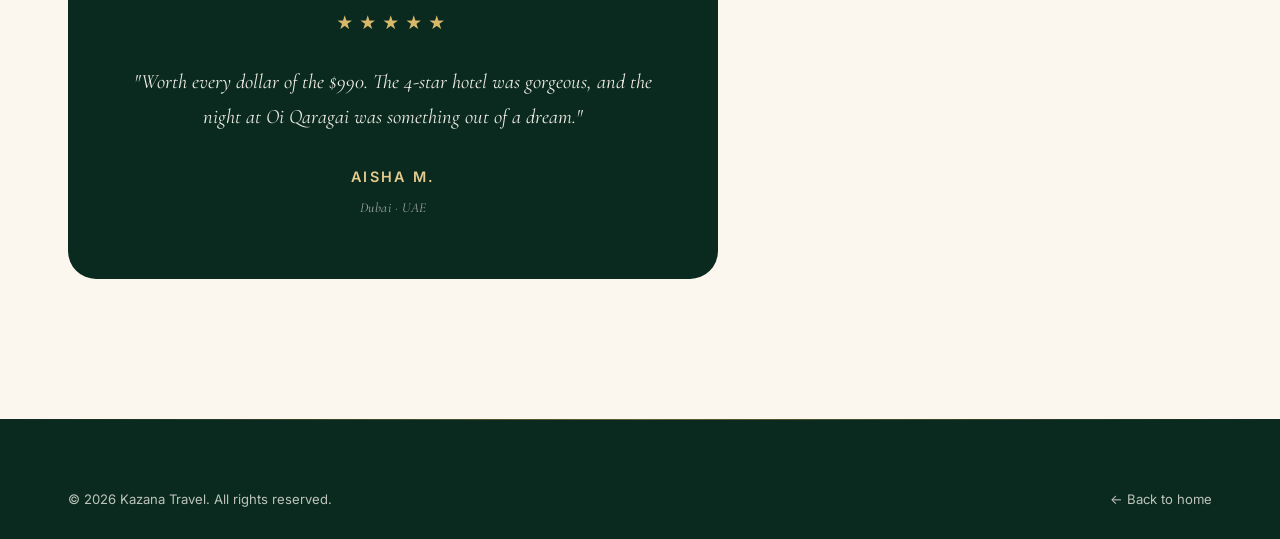
<file: tours/standard-package.html>
<!DOCTYPE html>
<html lang="en" dir="ltr">
<head>
<meta charset="UTF-8" />
<meta name="viewport" content="width=device-width, initial-scale=1, viewport-fit=cover" />
<title>Standard Package — Almaty Discovery | Kazana Travel</title>
<meta name="description" content="5 nights / 6 days luxury private tour in Almaty. 4★ hotel + Oi Qaragai Resort. From $990." />
<link rel="icon" href="../assets/images/logo.png" type="image/png" />
<link rel="preconnect" href="https://fonts.googleapis.com" />
<link rel="preconnect" href="https://fonts.gstatic.com" crossorigin />
<link href="https://fonts.googleapis.com/css2?family=Cormorant+Garamond:ital,wght@0,400;0,500;0,600;0,700;1,400&family=Inter:wght@300;400;500;600;700&family=Tajawal:wght@300;400;500;700&display=swap" rel="stylesheet" />
<link rel="stylesheet" href="../css/style.css" />
</head>
<body>

<header class="nav scrolled" id="nav">
  <div class="container nav-inner">
    <a href="../index.html" class="nav-logo"><img src="../assets/images/logo.png" alt="Kazana Travel" /></a>
    <nav class="nav-links" id="navLinks">
      <a href="../index.html#about">About</a>
      <a href="../index.html#destinations">Destinations</a>
      <a href="../index.html#packages">Packages</a>
      <a href="../index.html#testimonials">Reviews</a>
      <a href="../index.html#contact">Contact</a>
    </nav>
    <div class="nav-actions">
      <button class="lang-toggle" id="langToggle"><span data-lang-label>عربي</span></button>
      <button class="menu-toggle" id="menuToggle"><span></span></button>
    </div>
  </div>
</header>

<section class="tour-hero">
  <div class="tour-hero-bg"><img src="../assets/images/oi-qaragai.jpg" alt="Oi Qaragai Resort" /></div>
  <div class="container">
    <div class="breadcrumb"><a href="../index.html">Home</a> · <a href="../index.html#packages">Tours</a> · Standard Package</div>
    <h1>Almaty Discovery <em class="serif-accent">Standard Package</em></h1>
    <div class="tour-meta">
      <div><svg viewBox="0 0 24 24" fill="none" stroke-width="1.8"><circle cx="12" cy="12" r="9"/><path d="M12 7v5l3 2"/></svg> 5 Nights / 6 Days</div>
      <div><svg viewBox="0 0 24 24" fill="none" stroke-width="1.8"><circle cx="12" cy="8" r="4"/><path d="M4 21a8 8 0 0 1 16 0"/></svg> Private · 2 guests</div>
      <div><svg viewBox="0 0 24 24" fill="none" stroke-width="1.8"><path d="M5 12l5 5L20 7"/></svg> Year-round</div>
      <div>★★★★★ 4.9</div>
    </div>
  </div>
</section>

<section class="tour-body">
  <div class="container tour-grid">
    <div>
      <div class="tour-section" data-reveal>
        <h2>The Journey</h2>
        <p class="lead muted">Five days of curated Almaty — mountains, lakes and city, paced with care. Four nights of 4-star comfort in the heart of the city, followed by a magical night in the forest cottages of Oi Qaragai Resort.</p>
      </div>

      <div class="tour-section" data-reveal>
        <h2>Itinerary</h2>
        <div class="tour-itinerary">
          <div class="itinerary-item"><div class="num">1</div><div><h4>Arrival · Almaty</h4><p>Airport pickup. Check in to your 4★ hotel in central Almaty. SIM cards delivered. Welcome dinner at a curated local restaurant.</p></div></div>
          <div class="itinerary-item"><div class="num">2</div><div><h4>Kok Tobe · City Heights</h4><p>Morning city tour. Afternoon cable-car up to Kok Tobe with panoramic views of the city and Tian Shan range.</p></div></div>
          <div class="itinerary-item"><div class="num">3</div><div><h4>Big Almaty Lake</h4><p>Early departure to the turquoise alpine lake at 2,511 m. Hike Ayusay viewpoints. Picnic lunch at lakeside.</p></div></div>
          <div class="itinerary-item"><div class="num">4</div><div><h4>Oi Qaragai Resort</h4><p>Drive to the eco-resort tucked in pine forests. Forest cottage check-in. Banya, dinner, stargazing.</p></div></div>
          <div class="itinerary-item"><div class="num">5</div><div><h4>Return to Almaty</h4><p>Slow morning at the resort. Return to Almaty. Free evening — shopping, spa, or fine dining (we book).</p></div></div>
          <div class="itinerary-item"><div class="num">6</div><div><h4>Departure</h4><p>Breakfast. Private transfer to the airport with farewell gift.</p></div></div>
        </div>
      </div>

      <div class="tour-section" data-reveal>
        <h2>Photo Gallery</h2>
        <div class="tour-gallery">
          <img src="../assets/images/oi-qaragai.jpg" alt="Oi Qaragai" loading="lazy" />
          <img src="../assets/images/tour-1.png" alt="Forest cottage" loading="lazy" />
          <img src="../assets/images/tour-2.png" alt="Treehouse walkway" loading="lazy" />
          <img src="../assets/images/big-almaty-lake.jpg" alt="Big Almaty Lake" loading="lazy" />
          <img src="../assets/images/pic-5.jpg" alt="Kok Tobe" loading="lazy" />
          <img src="../assets/images/hotel.jpg" alt="4-star hotel" loading="lazy" />
        </div>
      </div>

      <div class="tour-section" data-reveal>
        <h2>What's Included</h2>
        <ul class="tour-incl">
          <li class="yes"><svg viewBox="0 0 24 24" fill="none" stroke-width="1.8"><path d="M5 12l5 5L20 7"/></svg> 4 Nights 4★ hotel in Almaty</li>
          <li class="yes"><svg viewBox="0 0 24 24" fill="none" stroke-width="1.8"><path d="M5 12l5 5L20 7"/></svg> 1 Night Oi Qaragai forest cottage</li>
          <li class="yes"><svg viewBox="0 0 24 24" fill="none" stroke-width="1.8"><path d="M5 12l5 5L20 7"/></svg> Private airport pickup & drop</li>
          <li class="yes"><svg viewBox="0 0 24 24" fill="none" stroke-width="1.8"><path d="M5 12l5 5L20 7"/></svg> Private car with driver, daily</li>
          <li class="yes"><svg viewBox="0 0 24 24" fill="none" stroke-width="1.8"><path d="M5 12l5 5L20 7"/></svg> Daily breakfast</li>
          <li class="yes"><svg viewBox="0 0 24 24" fill="none" stroke-width="1.8"><path d="M5 12l5 5L20 7"/></svg> 2 SIM cards on arrival</li>
          <li class="yes"><svg viewBox="0 0 24 24" fill="none" stroke-width="1.8"><path d="M5 12l5 5L20 7"/></svg> 5 days of guided tours</li>
          <li class="yes"><svg viewBox="0 0 24 24" fill="none" stroke-width="1.8"><path d="M5 12l5 5L20 7"/></svg> All entrance tickets</li>
        </ul>

        <h2 style="margin-top: 40px;">Not Included</h2>
        <ul class="tour-incl">
          <li class="no"><svg viewBox="0 0 24 24" fill="none" stroke-width="1.8"><path d="M6 6l12 12M18 6L6 18"/></svg> International flights</li>
          <li class="no"><svg viewBox="0 0 24 24" fill="none" stroke-width="1.8"><path d="M6 6l12 12M18 6L6 18"/></svg> Travel insurance</li>
          <li class="no"><svg viewBox="0 0 24 24" fill="none" stroke-width="1.8"><path d="M6 6l12 12M18 6L6 18"/></svg> Lunches & dinners (curated on request)</li>
          <li class="no"><svg viewBox="0 0 24 24" fill="none" stroke-width="1.8"><path d="M6 6l12 12M18 6L6 18"/></svg> Personal expenses & gratuities</li>
        </ul>
      </div>

      <div class="tour-section faq" style="padding: 0;" data-reveal>
        <h2>Questions about this tour</h2>
        <div class="faq-list" style="margin-top: 20px;">
          <div class="faq-item">
            <button class="faq-q"><span>Can we extend the stay?</span><span class="icon"></span></button>
            <div class="faq-a"><div class="faq-a-inner">Absolutely. Add nights at Oi Qaragai, upgrade to Swissôtel, or add Charyn Canyon as a day excursion. We tailor freely.</div></div>
          </div>
          <div class="faq-item">
            <button class="faq-q"><span>Is this family-friendly?</span><span class="icon"></span></button>
            <div class="faq-a"><div class="faq-a-inner">Yes. Big Almaty Lake and Oi Qaragai are wonderful for families. Child seats available on request at no charge.</div></div>
          </div>
          <div class="faq-item">
            <button class="faq-q"><span>What language does the guide speak?</span><span class="icon"></span></button>
            <div class="faq-a"><div class="faq-a-inner">English by default. Arabic and Russian-speaking guides available on request.</div></div>
          </div>
        </div>
      </div>

      <div class="tour-section testimonials" style="background: var(--emerald-900); border-radius: var(--radius-lg); padding: 60px 40px; color: var(--cream-50); margin-top: 40px;" data-reveal>
        <div style="text-align: center;">
          <div class="test-stars">★★★★★</div>
          <p class="test-text">"Worth every dollar of the $990. The 4-star hotel was gorgeous, and the night at Oi Qaragai was something out of a dream."</p>
          <div class="test-author">Aisha M.<span>Dubai · UAE</span></div>
        </div>
      </div>
    </div>

    <aside class="tour-aside">
      <div class="pkg-tier">Standard Package</div>
      <div style="display:flex; align-items: baseline; gap: 8px; margin-top: 6px;">
        <div class="price">$990</div>
      </div>
      <small>5 nights · for 2 guests</small>

      <a class="btn btn-primary" href="https://wa.me/77713160021?text=Hello!%20I%20would%20like%20to%20book%20the%20Standard%20Package." target="_blank" rel="noopener">Book on WhatsApp <span class="arrow">→</span></a>
      <a class="btn btn-outline" href="../index.html#plan" style="width:100%; margin-top: 10px;">Request custom quote</a>

      <div class="feat">
        <div><svg viewBox="0 0 24 24" fill="none" stroke-width="1.8"><path d="M5 12l5 5L20 7"/></svg> 30% deposit · free cancel 30 days</div>
        <div><svg viewBox="0 0 24 24" fill="none" stroke-width="1.8"><path d="M5 12l5 5L20 7"/></svg> Private car + driver included</div>
        <div><svg viewBox="0 0 24 24" fill="none" stroke-width="1.8"><path d="M5 12l5 5L20 7"/></svg> Daily breakfast + 2 SIM cards</div>
        <div><svg viewBox="0 0 24 24" fill="none" stroke-width="1.8"><path d="M5 12l5 5L20 7"/></svg> Concierge by WhatsApp</div>
      </div>
    </aside>
  </div>
</section>

<footer class="footer">
  <div class="container">
    <div class="footer-bottom" style="padding-top:0; border:0;">
      <div>© 2026 Kazana Travel. All rights reserved.</div>
      <div><a href="../index.html">← Back to home</a></div>
    </div>
  </div>
</footer>

<a class="sticky-book" href="https://wa.me/77713160021?text=Hello!%20I%20would%20like%20to%20book%20the%20Standard%20Package." target="_blank" rel="noopener">📱 Book on WhatsApp</a>

<div class="fab-wrap" id="fabWrap">
  <div class="fab-menu">
    <a class="fab-item wa" href="https://wa.me/77713160021" target="_blank" rel="noopener"><span class="icn"><svg viewBox="0 0 24 24" fill="currentColor"><path d="M12.04 2C6.58 2 2.13 6.45 2.13 11.91c0 1.94.51 3.82 1.47 5.48L2 22l4.74-1.24a9.96 9.96 0 0 0 5.3 1.5c5.47 0 9.92-4.45 9.92-9.91 0-5.47-4.45-9.92-9.92-9.92z"/></svg></span>WhatsApp</a>
    <a class="fab-item tg" href="https://t.me/+77713160021" target="_blank" rel="noopener"><span class="icn"><svg viewBox="0 0 24 24" fill="currentColor"><path d="M22 3L2 11l6 2 2 7 3-4 6 5 3-18z"/></svg></span>Telegram</a>
    <a class="fab-item call" href="tel:+77713160021"><span class="icn"><svg viewBox="0 0 24 24" fill="none" stroke="currentColor" stroke-width="2"><path d="M22 16.92v3a2 2 0 0 1-2.18 2 19.86 19.86 0 0 1-8.63-3.07 19.5 19.5 0 0 1-6-6A19.86 19.86 0 0 1 2.12 4.18 2 2 0 0 1 4.11 2h3a2 2 0 0 1 2 1.72c.12.89.32 1.76.62 2.6a2 2 0 0 1-.45 2.11L8 9.59a16 16 0 0 0 6 6l1.16-1.16a2 2 0 0 1 2.11-.45c.84.3 1.71.5 2.6.62A2 2 0 0 1 22 16.92z"/></svg></span>Call</a>
  </div>
  <button class="fab" id="fabBtn"><svg viewBox="0 0 24 24" fill="currentColor"><path d="M12.04 2C6.58 2 2.13 6.45 2.13 11.91c0 1.94.51 3.82 1.47 5.48L2 22l4.74-1.24a9.96 9.96 0 0 0 5.3 1.5c5.47 0 9.92-4.45 9.92-9.91 0-5.47-4.45-9.92-9.92-9.92z"/></svg></button>
</div>

<div class="lightbox" id="lightbox" role="dialog" aria-modal="true">
  <button class="lightbox-close" id="lbClose"><svg viewBox="0 0 24 24" fill="none" stroke="currentColor" stroke-width="2"><path d="M6 6l12 12M18 6L6 18"/></svg></button>
  <button class="lightbox-prev" id="lbPrev"><svg viewBox="0 0 24 24" fill="none" stroke="currentColor" stroke-width="2"><path d="M15 6l-6 6 6 6"/></svg></button>
  <img class="lightbox-img" id="lbImg" alt="" />
  <button class="lightbox-next" id="lbNext"><svg viewBox="0 0 24 24" fill="none" stroke="currentColor" stroke-width="2"><path d="M9 6l6 6-6 6"/></svg></button>
  <div class="lightbox-caption" id="lbCaption"></div>
</div>

<script src="../js/i18n.js"></script>
<script src="../js/main.js"></script>
</body>
</html>
</file>
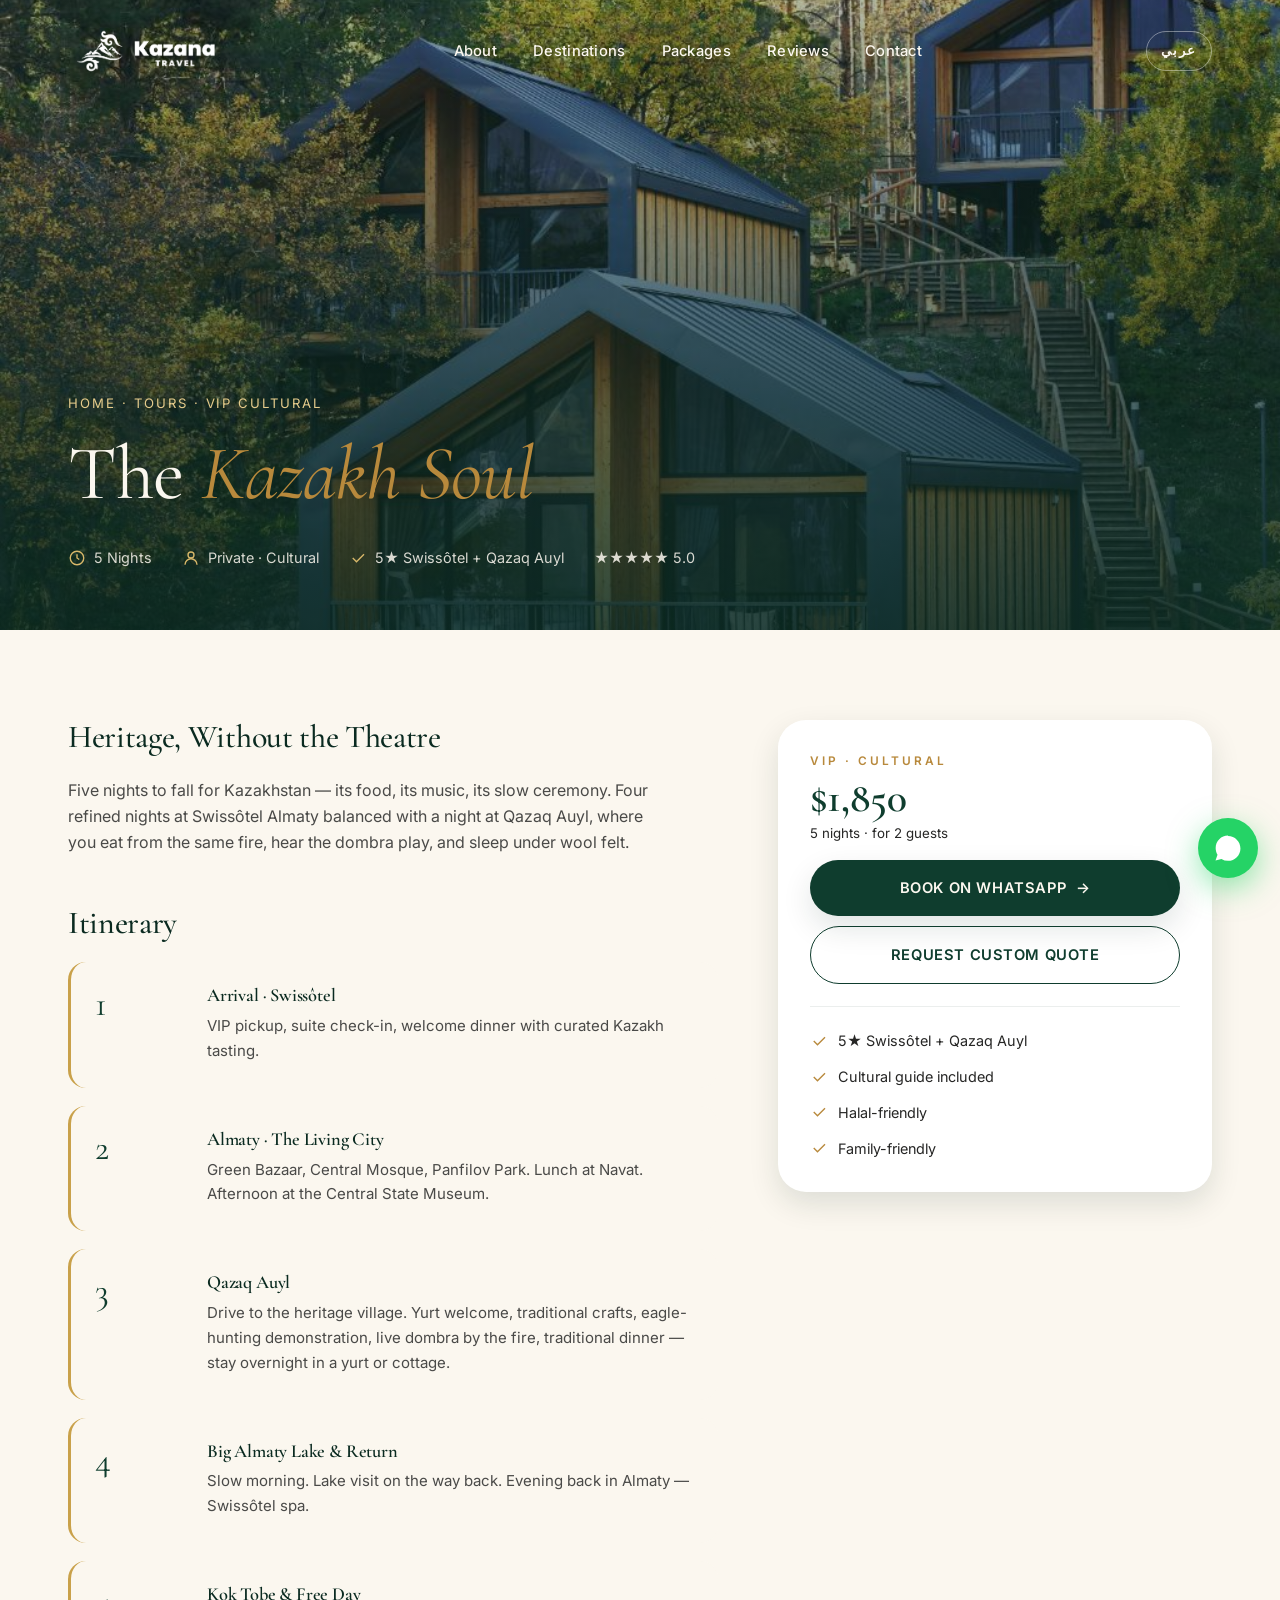
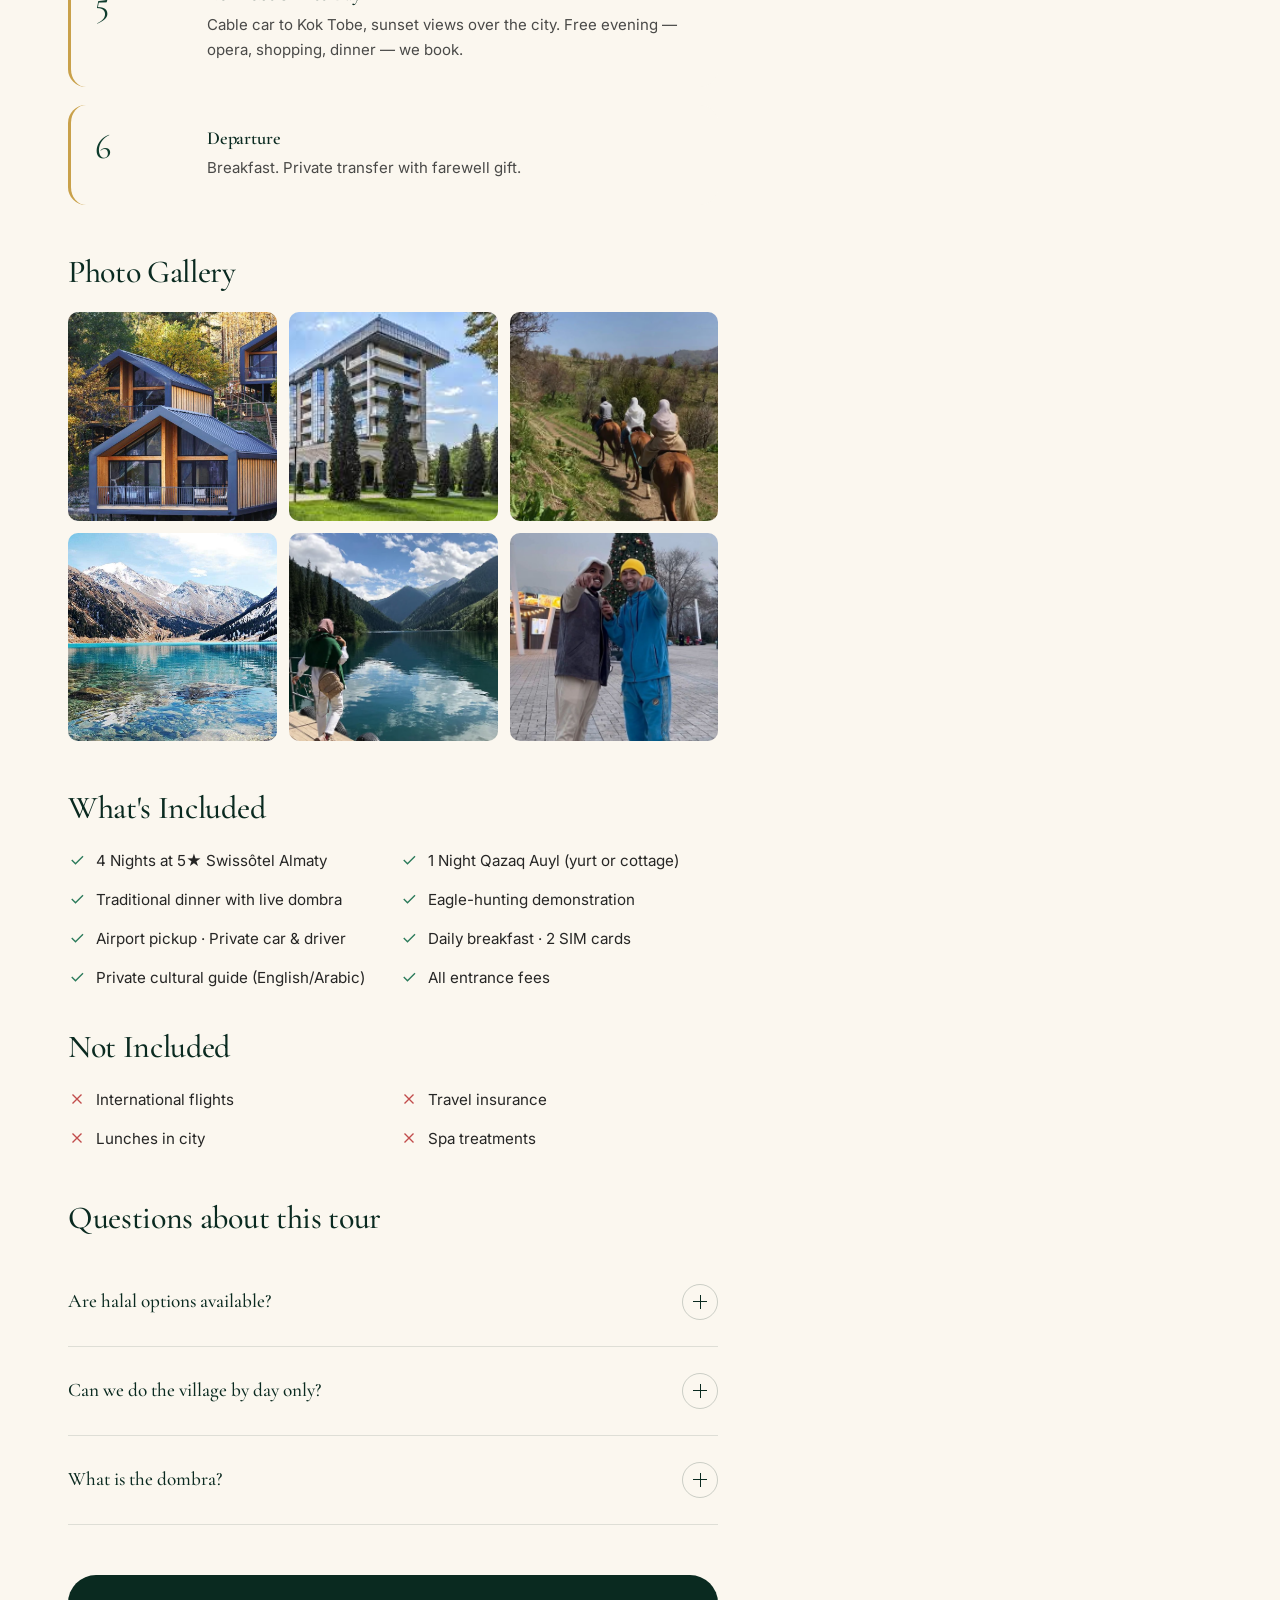
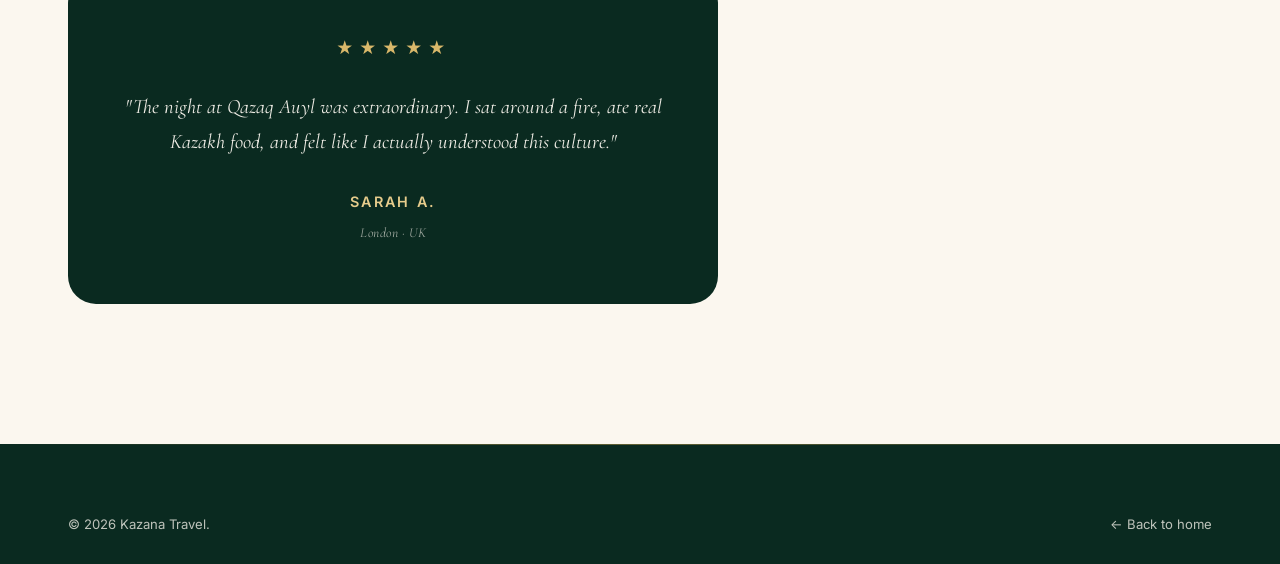
<file: tours/vip-cultural.html>
<!DOCTYPE html>
<html lang="en" dir="ltr">
<head>
<meta charset="UTF-8" />
<meta name="viewport" content="width=device-width, initial-scale=1, viewport-fit=cover" />
<title>VIP Cultural Package — The Kazakh Soul | Kazana Travel</title>
<meta name="description" content="5 nights cultural luxury package. 4 nights Swissôtel Almaty + 1 night Qazaq Auyl. Yurts, traditional cuisine, live music. From $1,850." />
<link rel="icon" href="../assets/images/logo.png" type="image/png" />
<link rel="preconnect" href="https://fonts.googleapis.com" />
<link rel="preconnect" href="https://fonts.gstatic.com" crossorigin />
<link href="https://fonts.googleapis.com/css2?family=Cormorant+Garamond:ital,wght@0,400;0,500;0,600;0,700;1,400&family=Inter:wght@300;400;500;600;700&family=Tajawal:wght@300;400;500;700&display=swap" rel="stylesheet" />
<link rel="stylesheet" href="../css/style.css" />
</head>
<body>
<header class="nav scrolled" id="nav">
  <div class="container nav-inner">
    <a href="../index.html" class="nav-logo"><img src="../assets/images/logo.png" alt="Kazana Travel" /></a>
    <nav class="nav-links" id="navLinks">
      <a href="../index.html#about">About</a><a href="../index.html#destinations">Destinations</a>
      <a href="../index.html#packages">Packages</a><a href="../index.html#testimonials">Reviews</a><a href="../index.html#contact">Contact</a>
    </nav>
    <div class="nav-actions">
      <button class="lang-toggle" id="langToggle"><span data-lang-label>عربي</span></button>
      <button class="menu-toggle" id="menuToggle"><span></span></button>
    </div>
  </div>
</header>

<section class="tour-hero">
  <div class="tour-hero-bg"><img src="../assets/images/qazaq-auyl.jpg" alt="Qazaq Auyl heritage village" /></div>
  <div class="container">
    <div class="breadcrumb"><a href="../index.html">Home</a> · <a href="../index.html#packages">Tours</a> · VIP Cultural</div>
    <h1>The <em class="serif-accent">Kazakh Soul</em></h1>
    <div class="tour-meta">
      <div><svg viewBox="0 0 24 24" fill="none" stroke-width="1.8"><circle cx="12" cy="12" r="9"/><path d="M12 7v5l3 2"/></svg> 5 Nights</div>
      <div><svg viewBox="0 0 24 24" fill="none" stroke-width="1.8"><circle cx="12" cy="8" r="4"/><path d="M4 21a8 8 0 0 1 16 0"/></svg> Private · Cultural</div>
      <div><svg viewBox="0 0 24 24" fill="none" stroke-width="1.8"><path d="M5 12l5 5L20 7"/></svg> 5★ Swissôtel + Qazaq Auyl</div>
      <div>★★★★★ 5.0</div>
    </div>
  </div>
</section>

<section class="tour-body">
  <div class="container tour-grid">
    <div>
      <div class="tour-section" data-reveal>
        <h2>Heritage, Without the Theatre</h2>
        <p class="lead muted">Five nights to fall for Kazakhstan — its food, its music, its slow ceremony. Four refined nights at Swissôtel Almaty balanced with a night at Qazaq Auyl, where you eat from the same fire, hear the dombra play, and sleep under wool felt.</p>
      </div>

      <div class="tour-section" data-reveal>
        <h2>Itinerary</h2>
        <div class="tour-itinerary">
          <div class="itinerary-item"><div class="num">1</div><div><h4>Arrival · Swissôtel</h4><p>VIP pickup, suite check-in, welcome dinner with curated Kazakh tasting.</p></div></div>
          <div class="itinerary-item"><div class="num">2</div><div><h4>Almaty · The Living City</h4><p>Green Bazaar, Central Mosque, Panfilov Park. Lunch at Navat. Afternoon at the Central State Museum.</p></div></div>
          <div class="itinerary-item"><div class="num">3</div><div><h4>Qazaq Auyl</h4><p>Drive to the heritage village. Yurt welcome, traditional crafts, eagle-hunting demonstration, live dombra by the fire, traditional dinner — stay overnight in a yurt or cottage.</p></div></div>
          <div class="itinerary-item"><div class="num">4</div><div><h4>Big Almaty Lake & Return</h4><p>Slow morning. Lake visit on the way back. Evening back in Almaty — Swissôtel spa.</p></div></div>
          <div class="itinerary-item"><div class="num">5</div><div><h4>Kok Tobe & Free Day</h4><p>Cable car to Kok Tobe, sunset views over the city. Free evening — opera, shopping, dinner — we book.</p></div></div>
          <div class="itinerary-item"><div class="num">6</div><div><h4>Departure</h4><p>Breakfast. Private transfer with farewell gift.</p></div></div>
        </div>
      </div>

      <div class="tour-section" data-reveal>
        <h2>Photo Gallery</h2>
        <div class="tour-gallery">
          <img src="../assets/images/qazaq-auyl.jpg" alt="Qazaq Auyl" loading="lazy" />
          <img src="../assets/images/hotel.jpg" alt="Swissôtel" loading="lazy" />
          <img src="../assets/images/pic-2.png" alt="Horseback" loading="lazy" />
          <img src="../assets/images/big-almaty-lake.jpg" alt="Big Almaty Lake" loading="lazy" />
          <img src="../assets/images/pic-3.png" alt="Kolsay highlands" loading="lazy" />
          <img src="../assets/images/pic-5.jpg" alt="Kok Tobe" loading="lazy" />
        </div>
      </div>

      <div class="tour-section" data-reveal>
        <h2>What's Included</h2>
        <ul class="tour-incl">
          <li class="yes"><svg viewBox="0 0 24 24" fill="none" stroke-width="1.8"><path d="M5 12l5 5L20 7"/></svg> 4 Nights at 5★ Swissôtel Almaty</li>
          <li class="yes"><svg viewBox="0 0 24 24" fill="none" stroke-width="1.8"><path d="M5 12l5 5L20 7"/></svg> 1 Night Qazaq Auyl (yurt or cottage)</li>
          <li class="yes"><svg viewBox="0 0 24 24" fill="none" stroke-width="1.8"><path d="M5 12l5 5L20 7"/></svg> Traditional dinner with live dombra</li>
          <li class="yes"><svg viewBox="0 0 24 24" fill="none" stroke-width="1.8"><path d="M5 12l5 5L20 7"/></svg> Eagle-hunting demonstration</li>
          <li class="yes"><svg viewBox="0 0 24 24" fill="none" stroke-width="1.8"><path d="M5 12l5 5L20 7"/></svg> Airport pickup · Private car & driver</li>
          <li class="yes"><svg viewBox="0 0 24 24" fill="none" stroke-width="1.8"><path d="M5 12l5 5L20 7"/></svg> Daily breakfast · 2 SIM cards</li>
          <li class="yes"><svg viewBox="0 0 24 24" fill="none" stroke-width="1.8"><path d="M5 12l5 5L20 7"/></svg> Private cultural guide (English/Arabic)</li>
          <li class="yes"><svg viewBox="0 0 24 24" fill="none" stroke-width="1.8"><path d="M5 12l5 5L20 7"/></svg> All entrance fees</li>
        </ul>
        <h2 style="margin-top: 40px;">Not Included</h2>
        <ul class="tour-incl">
          <li class="no"><svg viewBox="0 0 24 24" fill="none" stroke-width="1.8"><path d="M6 6l12 12M18 6L6 18"/></svg> International flights</li>
          <li class="no"><svg viewBox="0 0 24 24" fill="none" stroke-width="1.8"><path d="M6 6l12 12M18 6L6 18"/></svg> Travel insurance</li>
          <li class="no"><svg viewBox="0 0 24 24" fill="none" stroke-width="1.8"><path d="M6 6l12 12M18 6L6 18"/></svg> Lunches in city</li>
          <li class="no"><svg viewBox="0 0 24 24" fill="none" stroke-width="1.8"><path d="M6 6l12 12M18 6L6 18"/></svg> Spa treatments</li>
        </ul>
      </div>

      <div class="tour-section faq" style="padding: 0;" data-reveal>
        <h2>Questions about this tour</h2>
        <div class="faq-list" style="margin-top: 20px;">
          <div class="faq-item"><button class="faq-q"><span>Are halal options available?</span><span class="icon"></span></button><div class="faq-a"><div class="faq-a-inner">All meals on this package are halal by default. Vegetarian and gluten-free options provided on request.</div></div></div>
          <div class="faq-item"><button class="faq-q"><span>Can we do the village by day only?</span><span class="icon"></span></button><div class="faq-a"><div class="faq-a-inner">Yes — we can swap the Qazaq Auyl overnight for a daytime cultural visit and an extra Swissôtel night, with a small refund.</div></div></div>
          <div class="faq-item"><button class="faq-q"><span>What is the dombra?</span><span class="icon"></span></button><div class="faq-a"><div class="faq-a-inner">A two-stringed lute, the soul of Kazakh music. Your evening at Qazaq Auyl includes a live performance.</div></div></div>
        </div>
      </div>

      <div class="tour-section testimonials" style="background: var(--emerald-900); border-radius: var(--radius-lg); padding: 60px 40px; color: var(--cream-50); margin-top: 40px;" data-reveal>
        <div style="text-align: center;">
          <div class="test-stars">★★★★★</div>
          <p class="test-text">"The night at Qazaq Auyl was extraordinary. I sat around a fire, ate real Kazakh food, and felt like I actually understood this culture."</p>
          <div class="test-author">Sarah A.<span>London · UK</span></div>
        </div>
      </div>
    </div>

    <aside class="tour-aside">
      <div class="pkg-tier">VIP · Cultural</div>
      <div style="display:flex; align-items: baseline; gap: 8px; margin-top: 6px;"><div class="price">$1,850</div></div>
      <small>5 nights · for 2 guests</small>
      <a class="btn btn-primary" href="https://wa.me/77713160021?text=Hello!%20I%20would%20like%20to%20book%20the%20VIP%20Cultural%20Package." target="_blank" rel="noopener">Book on WhatsApp <span class="arrow">→</span></a>
      <a class="btn btn-outline" href="../index.html#plan" style="width:100%; margin-top: 10px;">Request custom quote</a>
      <div class="feat">
        <div><svg viewBox="0 0 24 24" fill="none" stroke-width="1.8"><path d="M5 12l5 5L20 7"/></svg> 5★ Swissôtel + Qazaq Auyl</div>
        <div><svg viewBox="0 0 24 24" fill="none" stroke-width="1.8"><path d="M5 12l5 5L20 7"/></svg> Cultural guide included</div>
        <div><svg viewBox="0 0 24 24" fill="none" stroke-width="1.8"><path d="M5 12l5 5L20 7"/></svg> Halal-friendly</div>
        <div><svg viewBox="0 0 24 24" fill="none" stroke-width="1.8"><path d="M5 12l5 5L20 7"/></svg> Family-friendly</div>
      </div>
    </aside>
  </div>
</section>

<footer class="footer"><div class="container"><div class="footer-bottom" style="padding-top:0; border:0;"><div>© 2026 Kazana Travel.</div><div><a href="../index.html">← Back to home</a></div></div></div></footer>
<a class="sticky-book" href="https://wa.me/77713160021?text=Hello!%20I%20would%20like%20to%20book%20the%20VIP%20Cultural%20Package." target="_blank" rel="noopener">📱 Book on WhatsApp</a>

<div class="fab-wrap" id="fabWrap">
  <div class="fab-menu">
    <a class="fab-item wa" href="https://wa.me/77713160021" target="_blank" rel="noopener"><span class="icn"><svg viewBox="0 0 24 24" fill="currentColor"><path d="M12.04 2C6.58 2 2.13 6.45 2.13 11.91c0 1.94.51 3.82 1.47 5.48L2 22l4.74-1.24a9.96 9.96 0 0 0 5.3 1.5c5.47 0 9.92-4.45 9.92-9.91 0-5.47-4.45-9.92-9.92-9.92z"/></svg></span>WhatsApp</a>
    <a class="fab-item tg" href="https://t.me/+77713160021" target="_blank" rel="noopener"><span class="icn"><svg viewBox="0 0 24 24" fill="currentColor"><path d="M22 3L2 11l6 2 2 7 3-4 6 5 3-18z"/></svg></span>Telegram</a>
    <a class="fab-item call" href="tel:+77713160021"><span class="icn"><svg viewBox="0 0 24 24" fill="none" stroke="currentColor" stroke-width="2"><path d="M22 16.92v3a2 2 0 0 1-2.18 2 19.86 19.86 0 0 1-8.63-3.07 19.5 19.5 0 0 1-6-6A19.86 19.86 0 0 1 2.12 4.18 2 2 0 0 1 4.11 2h3a2 2 0 0 1 2 1.72c.12.89.32 1.76.62 2.6a2 2 0 0 1-.45 2.11L8 9.59a16 16 0 0 0 6 6l1.16-1.16a2 2 0 0 1 2.11-.45c.84.3 1.71.5 2.6.62A2 2 0 0 1 22 16.92z"/></svg></span>Call</a>
  </div>
  <button class="fab" id="fabBtn"><svg viewBox="0 0 24 24" fill="currentColor"><path d="M12.04 2C6.58 2 2.13 6.45 2.13 11.91c0 1.94.51 3.82 1.47 5.48L2 22l4.74-1.24a9.96 9.96 0 0 0 5.3 1.5c5.47 0 9.92-4.45 9.92-9.91 0-5.47-4.45-9.92-9.92-9.92z"/></svg></button>
</div>

<div class="lightbox" id="lightbox" role="dialog" aria-modal="true">
  <button class="lightbox-close" id="lbClose"><svg viewBox="0 0 24 24" fill="none" stroke="currentColor" stroke-width="2"><path d="M6 6l12 12M18 6L6 18"/></svg></button>
  <button class="lightbox-prev" id="lbPrev"><svg viewBox="0 0 24 24" fill="none" stroke="currentColor" stroke-width="2"><path d="M15 6l-6 6 6 6"/></svg></button>
  <img class="lightbox-img" id="lbImg" alt="" />
  <button class="lightbox-next" id="lbNext"><svg viewBox="0 0 24 24" fill="none" stroke="currentColor" stroke-width="2"><path d="M9 6l6 6-6 6"/></svg></button>
  <div class="lightbox-caption" id="lbCaption"></div>
</div>

<script src="../js/i18n.js"></script>
<script src="../js/main.js"></script>
</body>
</html>
</file>
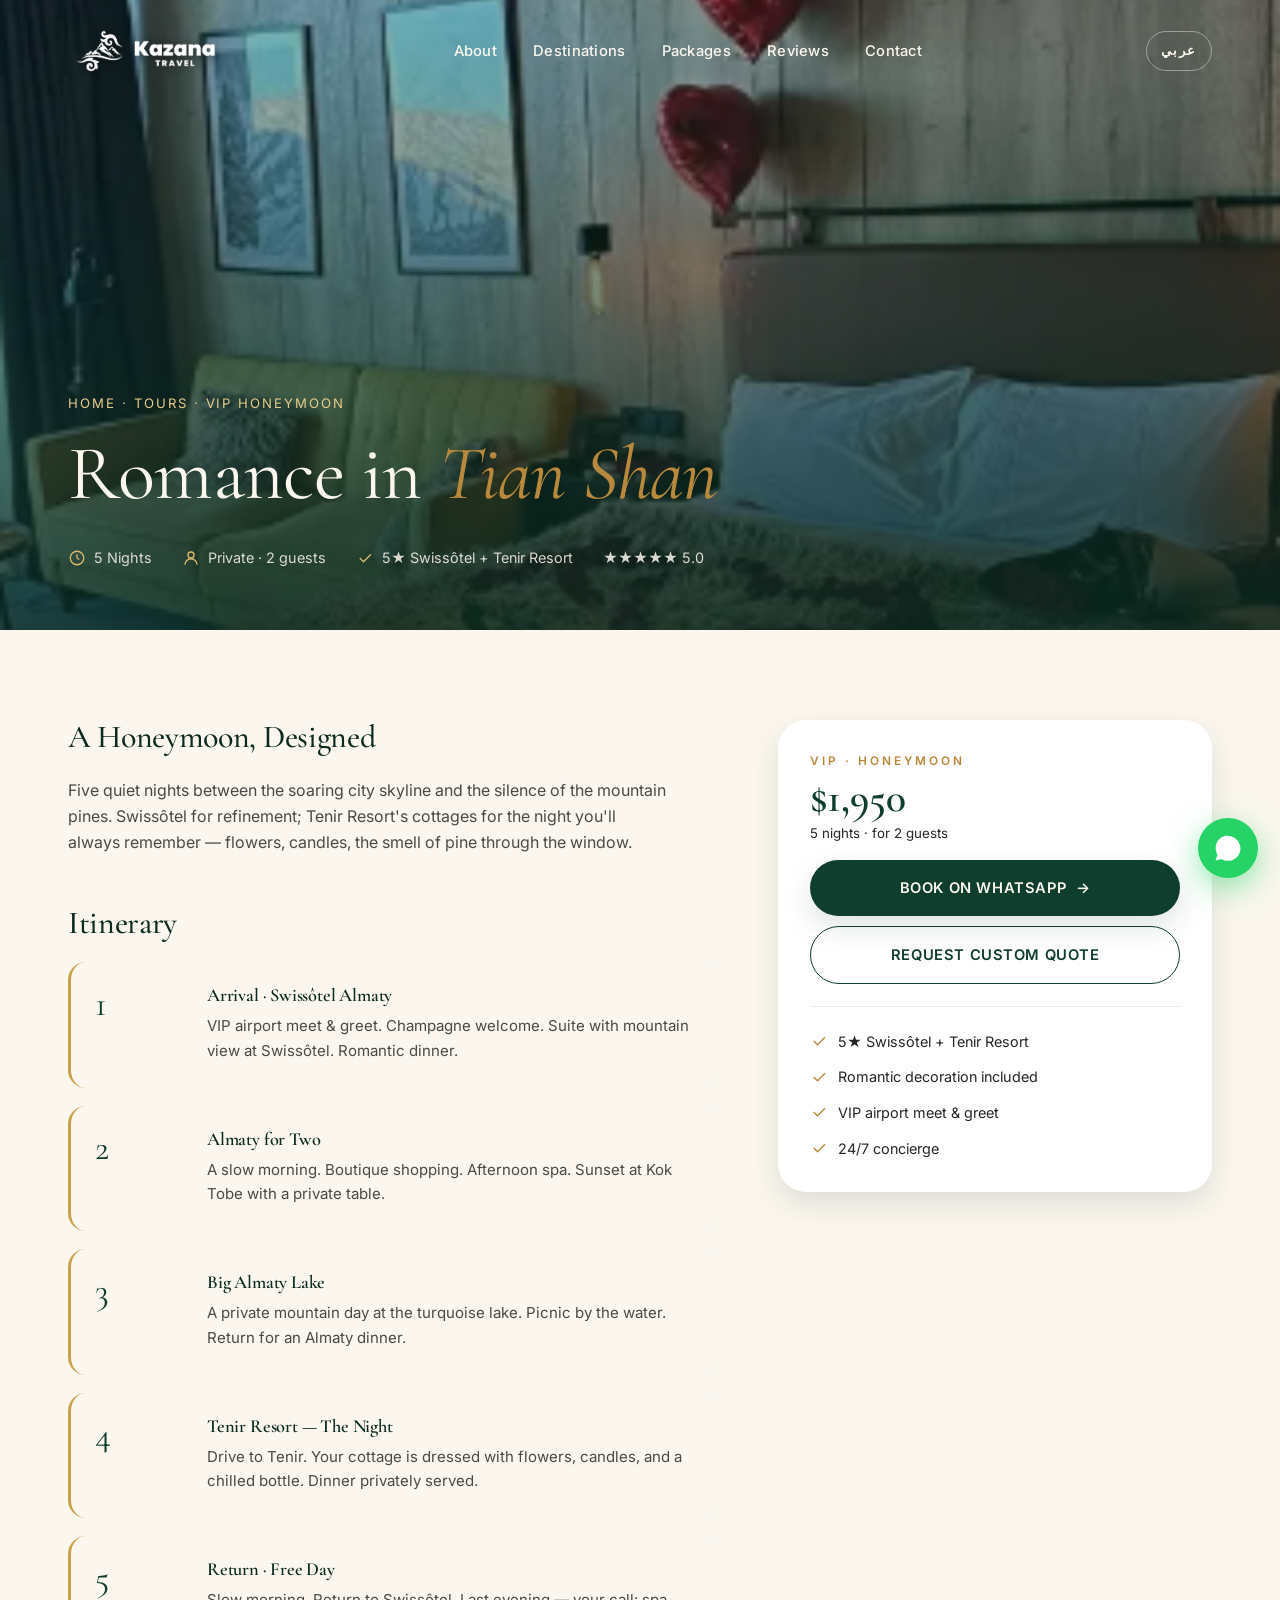
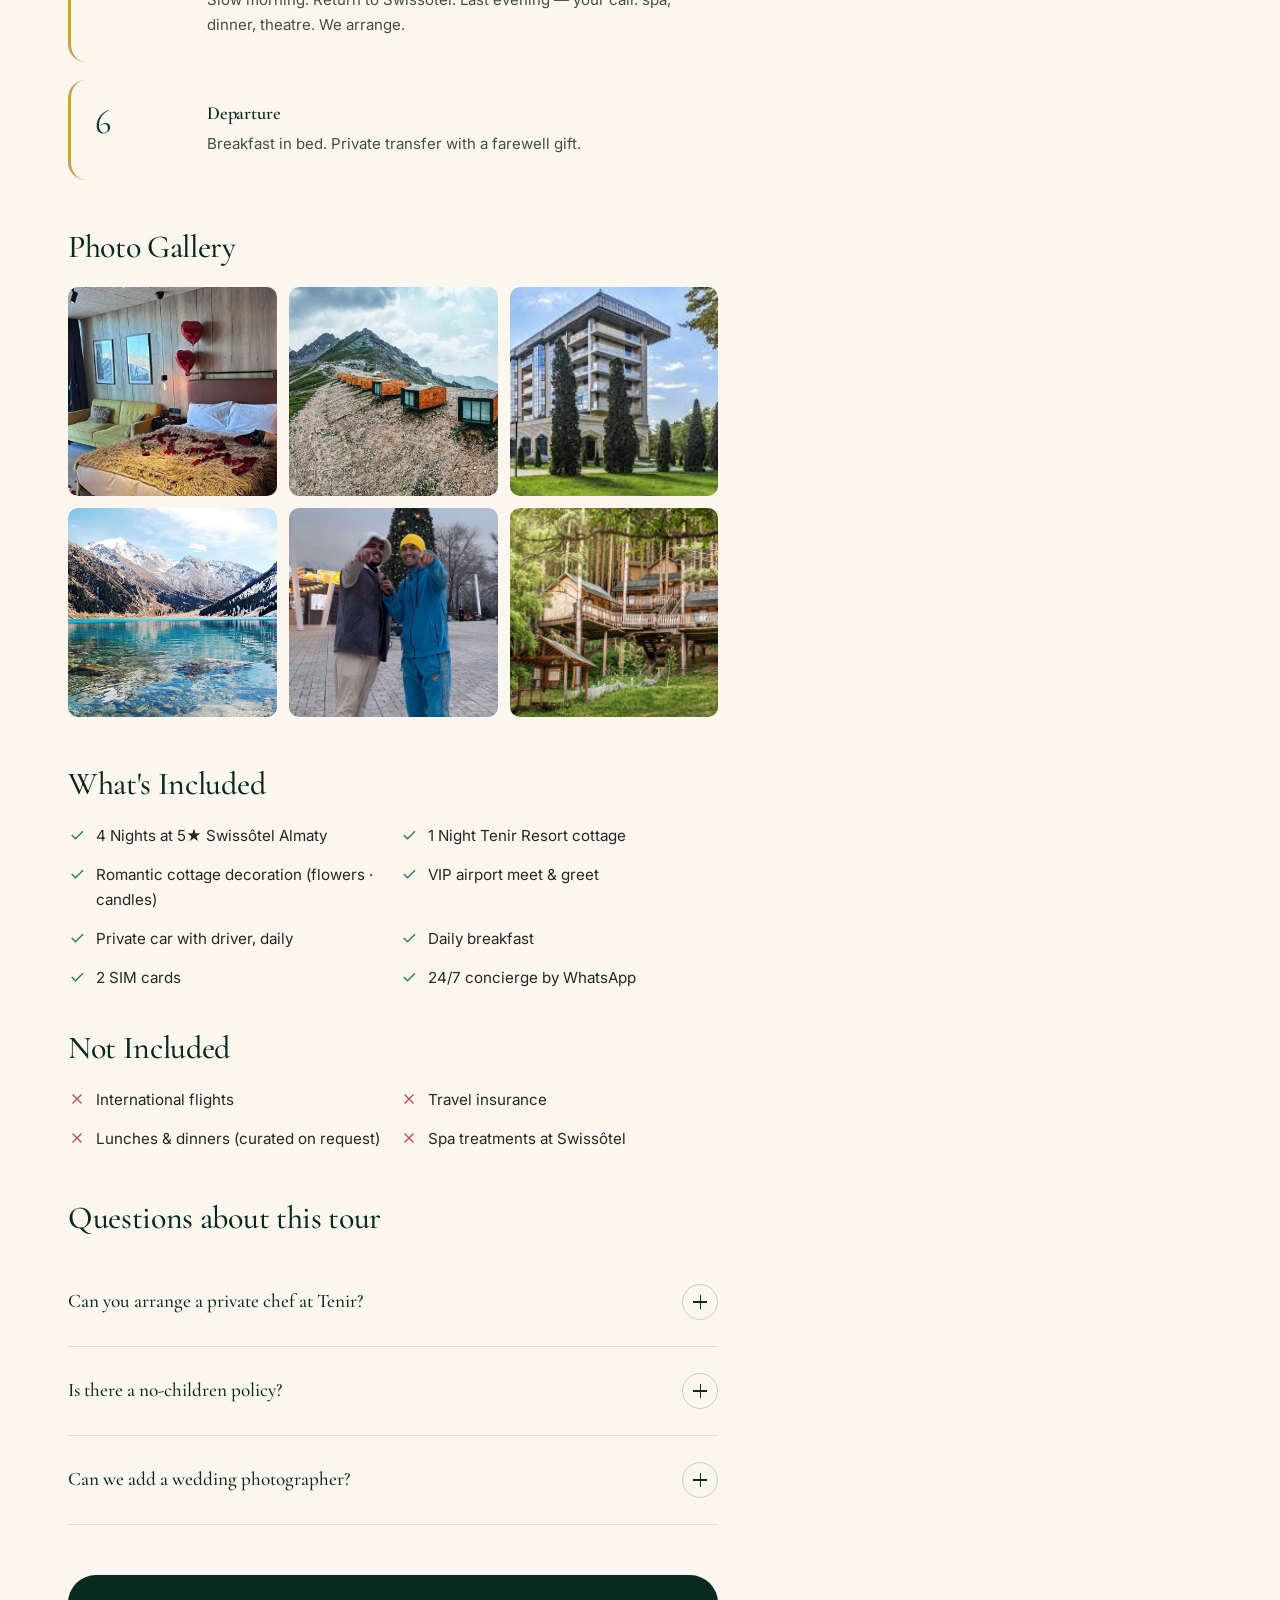
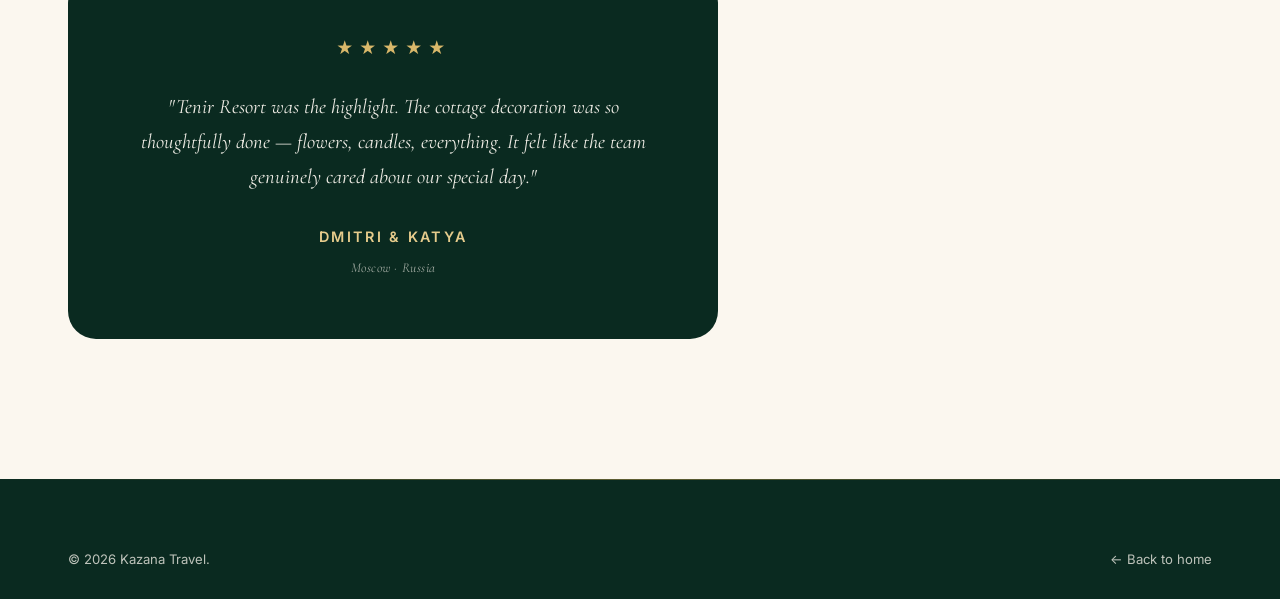
<file: tours/vip-honeymoon.html>
<!DOCTYPE html>
<html lang="en" dir="ltr">
<head>
<meta charset="UTF-8" />
<meta name="viewport" content="width=device-width, initial-scale=1, viewport-fit=cover" />
<title>VIP Honeymoon Package — Romance in Tian Shan | Kazana Travel</title>
<meta name="description" content="5 nights honeymoon package in Kazakhstan. Swissôtel Almaty + Tenir Resort. Romantic cottage decoration. From $1,950." />
<link rel="icon" href="../assets/images/logo.png" type="image/png" />
<link rel="preconnect" href="https://fonts.googleapis.com" />
<link rel="preconnect" href="https://fonts.gstatic.com" crossorigin />
<link href="https://fonts.googleapis.com/css2?family=Cormorant+Garamond:ital,wght@0,400;0,500;0,600;0,700;1,400&family=Inter:wght@300;400;500;600;700&family=Tajawal:wght@300;400;500;700&display=swap" rel="stylesheet" />
<link rel="stylesheet" href="../css/style.css" />
</head>
<body>

<header class="nav scrolled" id="nav">
  <div class="container nav-inner">
    <a href="../index.html" class="nav-logo"><img src="../assets/images/logo.png" alt="Kazana Travel" /></a>
    <nav class="nav-links" id="navLinks">
      <a href="../index.html#about">About</a><a href="../index.html#destinations">Destinations</a>
      <a href="../index.html#packages">Packages</a><a href="../index.html#testimonials">Reviews</a><a href="../index.html#contact">Contact</a>
    </nav>
    <div class="nav-actions">
      <button class="lang-toggle" id="langToggle"><span data-lang-label>عربي</span></button>
      <button class="menu-toggle" id="menuToggle"><span></span></button>
    </div>
  </div>
</header>

<section class="tour-hero">
  <div class="tour-hero-bg"><img src="../assets/images/tour-3.png" alt="Romantic honeymoon cottage" /></div>
  <div class="container">
    <div class="breadcrumb"><a href="../index.html">Home</a> · <a href="../index.html#packages">Tours</a> · VIP Honeymoon</div>
    <h1>Romance in <em class="serif-accent">Tian Shan</em></h1>
    <div class="tour-meta">
      <div><svg viewBox="0 0 24 24" fill="none" stroke-width="1.8"><circle cx="12" cy="12" r="9"/><path d="M12 7v5l3 2"/></svg> 5 Nights</div>
      <div><svg viewBox="0 0 24 24" fill="none" stroke-width="1.8"><circle cx="12" cy="8" r="4"/><path d="M4 21a8 8 0 0 1 16 0"/></svg> Private · 2 guests</div>
      <div><svg viewBox="0 0 24 24" fill="none" stroke-width="1.8"><path d="M5 12l5 5L20 7"/></svg> 5★ Swissôtel + Tenir Resort</div>
      <div>★★★★★ 5.0</div>
    </div>
  </div>
</section>

<section class="tour-body">
  <div class="container tour-grid">
    <div>
      <div class="tour-section" data-reveal>
        <h2>A Honeymoon, Designed</h2>
        <p class="lead muted">Five quiet nights between the soaring city skyline and the silence of the mountain pines. Swissôtel for refinement; Tenir Resort's cottages for the night you'll always remember — flowers, candles, the smell of pine through the window.</p>
      </div>

      <div class="tour-section" data-reveal>
        <h2>Itinerary</h2>
        <div class="tour-itinerary">
          <div class="itinerary-item"><div class="num">1</div><div><h4>Arrival · Swissôtel Almaty</h4><p>VIP airport meet & greet. Champagne welcome. Suite with mountain view at Swissôtel. Romantic dinner.</p></div></div>
          <div class="itinerary-item"><div class="num">2</div><div><h4>Almaty for Two</h4><p>A slow morning. Boutique shopping. Afternoon spa. Sunset at Kok Tobe with a private table.</p></div></div>
          <div class="itinerary-item"><div class="num">3</div><div><h4>Big Almaty Lake</h4><p>A private mountain day at the turquoise lake. Picnic by the water. Return for an Almaty dinner.</p></div></div>
          <div class="itinerary-item"><div class="num">4</div><div><h4>Tenir Resort — The Night</h4><p>Drive to Tenir. Your cottage is dressed with flowers, candles, and a chilled bottle. Dinner privately served.</p></div></div>
          <div class="itinerary-item"><div class="num">5</div><div><h4>Return · Free Day</h4><p>Slow morning. Return to Swissôtel. Last evening — your call: spa, dinner, theatre. We arrange.</p></div></div>
          <div class="itinerary-item"><div class="num">6</div><div><h4>Departure</h4><p>Breakfast in bed. Private transfer with a farewell gift.</p></div></div>
        </div>
      </div>

      <div class="tour-section" data-reveal>
        <h2>Photo Gallery</h2>
        <div class="tour-gallery">
          <img src="../assets/images/tour-3.png" alt="Honeymoon cottage" loading="lazy" />
          <img src="../assets/images/tenir-resort.jpg" alt="Tenir Resort" loading="lazy" />
          <img src="../assets/images/hotel.jpg" alt="Swissôtel-style suite" loading="lazy" />
          <img src="../assets/images/big-almaty-lake.jpg" alt="Big Almaty Lake" loading="lazy" />
          <img src="../assets/images/pic-5.jpg" alt="Kok Tobe" loading="lazy" />
          <img src="../assets/images/oi-qaragai.jpg" alt="Mountain cottages" loading="lazy" />
        </div>
      </div>

      <div class="tour-section" data-reveal>
        <h2>What's Included</h2>
        <ul class="tour-incl">
          <li class="yes"><svg viewBox="0 0 24 24" fill="none" stroke-width="1.8"><path d="M5 12l5 5L20 7"/></svg> 4 Nights at 5★ Swissôtel Almaty</li>
          <li class="yes"><svg viewBox="0 0 24 24" fill="none" stroke-width="1.8"><path d="M5 12l5 5L20 7"/></svg> 1 Night Tenir Resort cottage</li>
          <li class="yes"><svg viewBox="0 0 24 24" fill="none" stroke-width="1.8"><path d="M5 12l5 5L20 7"/></svg> Romantic cottage decoration (flowers · candles)</li>
          <li class="yes"><svg viewBox="0 0 24 24" fill="none" stroke-width="1.8"><path d="M5 12l5 5L20 7"/></svg> VIP airport meet & greet</li>
          <li class="yes"><svg viewBox="0 0 24 24" fill="none" stroke-width="1.8"><path d="M5 12l5 5L20 7"/></svg> Private car with driver, daily</li>
          <li class="yes"><svg viewBox="0 0 24 24" fill="none" stroke-width="1.8"><path d="M5 12l5 5L20 7"/></svg> Daily breakfast</li>
          <li class="yes"><svg viewBox="0 0 24 24" fill="none" stroke-width="1.8"><path d="M5 12l5 5L20 7"/></svg> 2 SIM cards</li>
          <li class="yes"><svg viewBox="0 0 24 24" fill="none" stroke-width="1.8"><path d="M5 12l5 5L20 7"/></svg> 24/7 concierge by WhatsApp</li>
        </ul>

        <h2 style="margin-top: 40px;">Not Included</h2>
        <ul class="tour-incl">
          <li class="no"><svg viewBox="0 0 24 24" fill="none" stroke-width="1.8"><path d="M6 6l12 12M18 6L6 18"/></svg> International flights</li>
          <li class="no"><svg viewBox="0 0 24 24" fill="none" stroke-width="1.8"><path d="M6 6l12 12M18 6L6 18"/></svg> Travel insurance</li>
          <li class="no"><svg viewBox="0 0 24 24" fill="none" stroke-width="1.8"><path d="M6 6l12 12M18 6L6 18"/></svg> Lunches & dinners (curated on request)</li>
          <li class="no"><svg viewBox="0 0 24 24" fill="none" stroke-width="1.8"><path d="M6 6l12 12M18 6L6 18"/></svg> Spa treatments at Swissôtel</li>
        </ul>
      </div>

      <div class="tour-section faq" style="padding: 0;" data-reveal>
        <h2>Questions about this tour</h2>
        <div class="faq-list" style="margin-top: 20px;">
          <div class="faq-item"><button class="faq-q"><span>Can you arrange a private chef at Tenir?</span><span class="icon"></span></button><div class="faq-a"><div class="faq-a-inner">Yes. A private chef and a tasting menu can be arranged at Tenir for a romantic in-cottage dinner. Add-on from $180 per couple.</div></div></div>
          <div class="faq-item"><button class="faq-q"><span>Is there a no-children policy?</span><span class="icon"></span></button><div class="faq-a"><div class="faq-a-inner">This package is designed for couples. Family upgrades are arranged on request — let your travel designer know.</div></div></div>
          <div class="faq-item"><button class="faq-q"><span>Can we add a wedding photographer?</span><span class="icon"></span></button><div class="faq-a"><div class="faq-a-inner">Of course. We work with two Almaty-based photographers we trust. Packages from 4 hours at Big Almaty Lake or Tenir.</div></div></div>
        </div>
      </div>

      <div class="tour-section testimonials" style="background: var(--emerald-900); border-radius: var(--radius-lg); padding: 60px 40px; color: var(--cream-50); margin-top: 40px;" data-reveal>
        <div style="text-align: center;">
          <div class="test-stars">★★★★★</div>
          <p class="test-text">"Tenir Resort was the highlight. The cottage decoration was so thoughtfully done — flowers, candles, everything. It felt like the team genuinely cared about our special day."</p>
          <div class="test-author">Dmitri & Katya<span>Moscow · Russia</span></div>
        </div>
      </div>
    </div>

    <aside class="tour-aside">
      <div class="pkg-tier">VIP · Honeymoon</div>
      <div style="display:flex; align-items: baseline; gap: 8px; margin-top: 6px;"><div class="price">$1,950</div></div>
      <small>5 nights · for 2 guests</small>
      <a class="btn btn-primary" href="https://wa.me/77713160021?text=Hello!%20I%20would%20like%20to%20book%20the%20VIP%20Honeymoon%20Package." target="_blank" rel="noopener">Book on WhatsApp <span class="arrow">→</span></a>
      <a class="btn btn-outline" href="../index.html#plan" style="width:100%; margin-top: 10px;">Request custom quote</a>
      <div class="feat">
        <div><svg viewBox="0 0 24 24" fill="none" stroke-width="1.8"><path d="M5 12l5 5L20 7"/></svg> 5★ Swissôtel + Tenir Resort</div>
        <div><svg viewBox="0 0 24 24" fill="none" stroke-width="1.8"><path d="M5 12l5 5L20 7"/></svg> Romantic decoration included</div>
        <div><svg viewBox="0 0 24 24" fill="none" stroke-width="1.8"><path d="M5 12l5 5L20 7"/></svg> VIP airport meet & greet</div>
        <div><svg viewBox="0 0 24 24" fill="none" stroke-width="1.8"><path d="M5 12l5 5L20 7"/></svg> 24/7 concierge</div>
      </div>
    </aside>
  </div>
</section>

<footer class="footer"><div class="container"><div class="footer-bottom" style="padding-top:0; border:0;"><div>© 2026 Kazana Travel.</div><div><a href="../index.html">← Back to home</a></div></div></div></footer>
<a class="sticky-book" href="https://wa.me/77713160021?text=Hello!%20I%20would%20like%20to%20book%20the%20VIP%20Honeymoon%20Package." target="_blank" rel="noopener">📱 Book on WhatsApp</a>

<div class="fab-wrap" id="fabWrap">
  <div class="fab-menu">
    <a class="fab-item wa" href="https://wa.me/77713160021" target="_blank" rel="noopener"><span class="icn"><svg viewBox="0 0 24 24" fill="currentColor"><path d="M12.04 2C6.58 2 2.13 6.45 2.13 11.91c0 1.94.51 3.82 1.47 5.48L2 22l4.74-1.24a9.96 9.96 0 0 0 5.3 1.5c5.47 0 9.92-4.45 9.92-9.91 0-5.47-4.45-9.92-9.92-9.92z"/></svg></span>WhatsApp</a>
    <a class="fab-item tg" href="https://t.me/+77713160021" target="_blank" rel="noopener"><span class="icn"><svg viewBox="0 0 24 24" fill="currentColor"><path d="M22 3L2 11l6 2 2 7 3-4 6 5 3-18z"/></svg></span>Telegram</a>
    <a class="fab-item call" href="tel:+77713160021"><span class="icn"><svg viewBox="0 0 24 24" fill="none" stroke="currentColor" stroke-width="2"><path d="M22 16.92v3a2 2 0 0 1-2.18 2 19.86 19.86 0 0 1-8.63-3.07 19.5 19.5 0 0 1-6-6A19.86 19.86 0 0 1 2.12 4.18 2 2 0 0 1 4.11 2h3a2 2 0 0 1 2 1.72c.12.89.32 1.76.62 2.6a2 2 0 0 1-.45 2.11L8 9.59a16 16 0 0 0 6 6l1.16-1.16a2 2 0 0 1 2.11-.45c.84.3 1.71.5 2.6.62A2 2 0 0 1 22 16.92z"/></svg></span>Call</a>
  </div>
  <button class="fab" id="fabBtn"><svg viewBox="0 0 24 24" fill="currentColor"><path d="M12.04 2C6.58 2 2.13 6.45 2.13 11.91c0 1.94.51 3.82 1.47 5.48L2 22l4.74-1.24a9.96 9.96 0 0 0 5.3 1.5c5.47 0 9.92-4.45 9.92-9.91 0-5.47-4.45-9.92-9.92-9.92z"/></svg></button>
</div>

<div class="lightbox" id="lightbox" role="dialog" aria-modal="true">
  <button class="lightbox-close" id="lbClose"><svg viewBox="0 0 24 24" fill="none" stroke="currentColor" stroke-width="2"><path d="M6 6l12 12M18 6L6 18"/></svg></button>
  <button class="lightbox-prev" id="lbPrev"><svg viewBox="0 0 24 24" fill="none" stroke="currentColor" stroke-width="2"><path d="M15 6l-6 6 6 6"/></svg></button>
  <img class="lightbox-img" id="lbImg" alt="" />
  <button class="lightbox-next" id="lbNext"><svg viewBox="0 0 24 24" fill="none" stroke="currentColor" stroke-width="2"><path d="M9 6l6 6-6 6"/></svg></button>
  <div class="lightbox-caption" id="lbCaption"></div>
</div>

<script src="../js/i18n.js"></script>
<script src="../js/main.js"></script>
</body>
</html>
</file>
<file: css/style.css>
/* =========================================================
   KAZANA TRAVEL — LUXURY DESIGN SYSTEM
   ========================================================= */

:root {
  /* Brand palette */
  --emerald-900: #0a2a20;
  --emerald-800: #0f3d2e;
  --emerald-700: #154d3a;
  --emerald-600: #1c6045;
  --emerald-500: #2a7a5a;
  --gold-600:    #b8893c;
  --gold-500:    #c9a14a;
  --gold-400:    #d9b86a;
  --gold-300:    #e6cc8c;
  --cream-50:    #fbf7ef;
  --cream-100:   #f5eee0;
  --beige-200:   #ece2cd;
  --charcoal-900:#0e0f0e;
  --charcoal-700:#262625;
  --charcoal-500:#4a4a48;
  --muted:       #8a8a86;
  --white:       #ffffff;

  /* Effects */
  --shadow-sm:  0 2px 8px rgba(10,42,32,.08);
  --shadow-md:  0 12px 30px rgba(10,42,32,.12);
  --shadow-lg:  0 30px 60px rgba(10,42,32,.18);
  --shadow-xl:  0 40px 100px rgba(0,0,0,.45);
  --radius-sm:  10px;
  --radius-md:  18px;
  --radius-lg:  28px;
  --radius-pill:999px;

  /* Type */
  --font-serif: "Cormorant Garamond", "Playfair Display", Georgia, serif;
  --font-sans:  "Inter", "Manrope", -apple-system, "Segoe UI", Roboto, sans-serif;
  --font-arabic:"Tajawal", "Cairo", "Segoe UI", sans-serif;

  /* Layout */
  --container: 1240px;
  --gutter: clamp(20px, 4vw, 48px);

  /* Motion */
  --ease: cubic-bezier(.2,.7,.2,1);
}

/* =========================================================
   BASE
   ========================================================= */
* { box-sizing: border-box; }
*:focus-visible { outline: 2px solid var(--gold-500); outline-offset: 3px; border-radius: 4px; }

html { scroll-behavior: smooth; -webkit-text-size-adjust: 100%; }
body {
  margin: 0;
  font-family: var(--font-sans);
  font-size: 16px;
  line-height: 1.65;
  color: var(--charcoal-700);
  background: var(--cream-50);
  -webkit-font-smoothing: antialiased;
  text-rendering: optimizeLegibility;
  overflow-x: hidden;
}
html[dir="rtl"] body { font-family: var(--font-arabic); }
html[dir="rtl"] h1,html[dir="rtl"] h2,html[dir="rtl"] h3,html[dir="rtl"] h4 { font-family: var(--font-arabic); font-weight: 700; }

img, video { max-width: 100%; display: block; height: auto; }
a { color: inherit; text-decoration: none; }
button { font: inherit; cursor: pointer; border: 0; background: transparent; color: inherit; }

h1, h2, h3, h4 {
  font-family: var(--font-serif);
  font-weight: 600;
  line-height: 1.08;
  letter-spacing: -0.01em;
  color: var(--emerald-900);
  margin: 0 0 .4em;
}
h1 { font-size: clamp(2.6rem, 6vw, 5.2rem); font-weight: 500; }
h2 { font-size: clamp(2rem, 4.2vw, 3.4rem); font-weight: 500; }
h3 { font-size: clamp(1.4rem, 2.4vw, 1.9rem); }
h4 { font-size: 1.15rem; }
p { margin: 0 0 1em; }

.container { width: 100%; max-width: var(--container); margin: 0 auto; padding: 0 var(--gutter); }
section { padding: clamp(48px, 6.5vw, 92px) 0; position: relative; }
@media (max-width: 720px) { section { padding: 56px 0; } }
.eyebrow {
  display: inline-flex; align-items: center; gap: 10px;
  font-family: var(--font-sans); font-size: .78rem; letter-spacing: .22em;
  text-transform: uppercase; color: var(--gold-600); font-weight: 600;
  margin-bottom: 18px;
}
.eyebrow::before {
  content:""; width: 28px; height: 1px; background: var(--gold-500);
}
.lead { font-size: clamp(1rem, 1.2vw, 1.1rem); color: var(--charcoal-500); max-width: 60ch; }
.serif-accent { font-family: var(--font-serif); font-style: italic; color: var(--gold-600); }

/* =========================================================
   BUTTONS
   ========================================================= */
.btn {
  display: inline-flex; align-items: center; justify-content: center; gap: 10px;
  padding: 16px 28px; font-size: .92rem; font-weight: 600;
  letter-spacing: .04em; text-transform: uppercase;
  border-radius: var(--radius-pill);
  transition: transform .35s var(--ease), background .3s var(--ease), color .3s var(--ease), box-shadow .3s var(--ease);
  white-space: nowrap;
}
.btn:hover { transform: translateY(-2px); }
.btn-primary { background: var(--emerald-800); color: var(--cream-50); box-shadow: var(--shadow-md); }
.btn-primary:hover { background: var(--emerald-700); box-shadow: var(--shadow-lg); }
.btn-gold    { background: var(--gold-500); color: var(--emerald-900); }
.btn-gold:hover { background: var(--gold-400); }
.btn-ghost   { color: var(--cream-50); border: 1px solid rgba(255,255,255,.45); backdrop-filter: blur(6px); }
.btn-ghost:hover { background: rgba(255,255,255,.12); }
.btn-outline { color: var(--emerald-800); border: 1px solid var(--emerald-800); }
.btn-outline:hover { background: var(--emerald-800); color: var(--cream-50); }
.btn-wa { background: #25d366; color: #fff; }
.btn-wa:hover { background: #1ebe5a; }
.btn .arrow { transition: transform .35s var(--ease); }
.btn:hover .arrow { transform: translateX(4px); }
html[dir="rtl"] .btn:hover .arrow { transform: translateX(-4px); }

/* =========================================================
   NAV
   ========================================================= */
.nav {
  position: fixed; top: 0; left: 0; right: 0; z-index: 100;
  padding: 22px 0; transition: background .35s var(--ease), padding .35s var(--ease), box-shadow .35s var(--ease);
}
.nav-inner { display: flex; align-items: center; justify-content: space-between; gap: 24px; }
.nav.scrolled {
  background: rgba(251,247,239,.94);
  backdrop-filter: blur(16px) saturate(140%);
  -webkit-backdrop-filter: blur(16px) saturate(140%);
  padding: 14px 0;
  box-shadow: 0 1px 0 rgba(10,42,32,.06);
}
.nav-logo { display: flex; align-items: center; gap: 12px; }
.nav-logo img {
  height: 58px;
  width: auto;
  transition: filter .35s var(--ease), height .35s var(--ease);
  image-rendering: -webkit-optimize-contrast;
  will-change: filter;
}
.nav:not(.scrolled) .nav-logo img {
  filter:
    brightness(0) invert(1)
    drop-shadow(0 2px 6px rgba(0,0,0,.55))
    drop-shadow(0 12px 28px rgba(0,0,0,.45));
}
.nav.scrolled .nav-logo img { height: 50px; }
@media (max-width: 720px) {
  .nav-logo img { height: 50px; }
  .nav.scrolled .nav-logo img { height: 44px; }
}
.nav-links { display: flex; gap: 36px; align-items: center; }
.nav-links a {
  position: relative; font-size: .92rem; font-weight: 500; letter-spacing: .02em;
  color: var(--cream-50); transition: color .3s var(--ease);
}
.nav.scrolled .nav-links a { color: var(--emerald-900); }
.nav-links a::after {
  content:""; position: absolute; left: 0; right: 0; bottom: -6px; height: 1px;
  background: var(--gold-500); transform: scaleX(0); transform-origin: left;
  transition: transform .35s var(--ease);
}
.nav-links a:hover::after { transform: scaleX(1); }
.nav-actions { display: flex; align-items: center; gap: 14px; }

.lang-toggle {
  display: inline-flex; align-items: center; gap: 6px; padding: 8px 14px;
  border: 1px solid rgba(255,255,255,.4); border-radius: var(--radius-pill);
  font-size: .8rem; font-weight: 600; letter-spacing: .12em; text-transform: uppercase;
  color: var(--cream-50); transition: all .3s var(--ease);
  cursor: pointer;
  white-space: nowrap;
}
.nav.scrolled .lang-toggle { border-color: var(--emerald-800); color: var(--emerald-800); }
.lang-toggle:hover { background: var(--gold-500); border-color: var(--gold-500); color: var(--emerald-900); }

.menu-toggle {
  display: none;
  position: relative;
  width: 40px; height: 40px;
  align-items: center; justify-content: center;
  border-radius: 50%;
  background: transparent;
  cursor: pointer;
}
.nav:not(.scrolled) .menu-toggle { background: rgba(255,255,255,.1); backdrop-filter: blur(6px); }
.nav.scrolled .menu-toggle { background: rgba(10,42,32,.06); }
.menu-toggle span { display: block; width: 20px; height: 2px; background: currentColor; position: relative; border-radius: 2px; }
.menu-toggle span::before, .menu-toggle span::after {
  content:""; position: absolute; left: 0; width: 100%; height: 2px; background: currentColor;
  border-radius: 2px;
  transition: transform .3s var(--ease);
}
.menu-toggle span::before { top: -7px; }
.menu-toggle span::after { top: 7px; }
.menu-toggle.is-open span { background: transparent; }
.menu-toggle.is-open span::before { transform: translateY(7px) rotate(45deg); }
.menu-toggle.is-open span::after  { transform: translateY(-7px) rotate(-45deg); }

@media (max-width: 920px) {
  .nav-links {
    position: fixed; inset: 0; background: var(--emerald-900);
    flex-direction: column; justify-content: center; gap: 28px;
    transform: translateX(100%); transition: transform .5s var(--ease); z-index: 99;
    padding: 80px var(--gutter);
  }
  .nav-links a { color: var(--cream-50); font-size: 1.4rem; font-family: var(--font-serif); }
  .nav-links.is-open { transform: translateX(0); }
  .menu-toggle { display: inline-flex; color: var(--cream-50); }
  .nav.scrolled .menu-toggle { color: var(--emerald-900); }
}
/* On phones (<= 720px) the lang-toggle + hamburger were rendering
   awkwardly and crowding the larger logo. Per design decision, the
   entire top-right control cluster is hidden on mobile. The nav-links
   drawer is no longer reachable (it lives behind the hamburger), but
   that is intentional — the page is fully usable on mobile via the
   sticky WhatsApp CTA at the bottom and the floating contact FAB. */
@media (max-width: 720px) {
  .nav-actions { display: none; }
}

/* =========================================================
   HERO — cinematic
   ========================================================= */
.hero {
  position: relative; min-height: 100vh; min-height: 100dvh;
  display: flex; align-items: center; color: var(--cream-50);
  padding: 140px 0 60px; overflow: hidden;
}
.hero-bg { position: absolute; inset: 0; z-index: 0; }
.hero-bg::after {
  content: ""; position: absolute; inset: 0;
  background:
    linear-gradient(180deg, rgba(10,42,32,.45) 0%, rgba(10,42,32,.55) 50%, rgba(10,42,32,.85) 100%),
    linear-gradient(90deg, rgba(10,42,32,.55) 0%, rgba(10,42,32,.15) 60%);
}
.hero-slides { position: absolute; inset: 0; }
.hero-slide {
  position: absolute; inset: 0; opacity: 0; transition: opacity 2.2s ease;
  background-size: cover; background-position: center;
  transform: scale(1.05); animation: kenburns 18s ease-in-out infinite alternate;
}
.hero-slide.active { opacity: 1; }
@keyframes kenburns {
  from { transform: scale(1.05) translate(0,0); }
  to   { transform: scale(1.18) translate(-2%, -1%); }
}

.hero-inner { position: relative; z-index: 2; width: 100%; }
.hero-eyebrow {
  display: inline-flex; align-items: center; gap: 12px;
  font-size: .78rem; letter-spacing: .35em; text-transform: uppercase;
  font-weight: 500; color: var(--gold-300); margin-bottom: 24px;
  opacity: 0; animation: fadeUp 1s var(--ease) .3s forwards;
}
.hero-eyebrow::before, .hero-eyebrow::after {
  content:""; width: 36px; height: 1px; background: var(--gold-400);
}
.hero h1 {
  color: var(--cream-50);
  max-width: 16ch;
  font-weight: 400;
  letter-spacing: -.015em;
  opacity: 0; animation: fadeUp 1.2s var(--ease) .5s forwards;
}
.hero h1 em { font-style: italic; color: var(--gold-300); font-weight: 400; }
.hero-sub {
  max-width: 56ch; font-size: clamp(1rem, 1.3vw, 1.18rem); line-height: 1.6;
  color: rgba(251,247,239,.85); margin: 22px 0 38px;
  opacity: 0; animation: fadeUp 1.2s var(--ease) .8s forwards;
}
.hero-cta { display: flex; gap: 16px; flex-wrap: wrap; opacity: 0; animation: fadeUp 1.2s var(--ease) 1.05s forwards; }

.hero-trust {
  position: relative; z-index: 2;
  display: flex; flex-wrap: wrap; gap: 38px; align-items: center;
  margin-top: 60px; padding-top: 32px;
  border-top: 1px solid rgba(251,247,239,.18);
  opacity: 0; animation: fadeUp 1.2s var(--ease) 1.3s forwards;
}
.hero-trust-item { display: flex; align-items: center; gap: 12px; font-size: .9rem; color: rgba(251,247,239,.85); }
.hero-trust-item .stars { color: var(--gold-400); letter-spacing: 2px; }
.hero-trust-item svg { width: 22px; height: 22px; stroke: var(--gold-400); }

@keyframes fadeUp {
  from { opacity: 0; transform: translateY(28px); }
  to   { opacity: 1; transform: translateY(0); }
}

/* Floating booking card on hero (inspired by reference) */
.hero-card {
  position: absolute; right: var(--gutter); bottom: 90px; z-index: 3;
  width: min(340px, 90vw);
  background: rgba(251,247,239,.96);
  border-radius: var(--radius-lg);
  padding: 22px;
  box-shadow: var(--shadow-xl);
  backdrop-filter: blur(20px);
  opacity: 0; animation: fadeUp 1.2s var(--ease) 1.5s forwards;
}
html[dir="rtl"] .hero-card { right: auto; left: var(--gutter); }
.hero-card-img {
  width: 100%; height: 150px; border-radius: var(--radius-md);
  background-size: cover; background-position: center; margin-bottom: 16px;
}
.hero-card h4 { font-size: 1.25rem; margin-bottom: 4px; color: var(--emerald-900); }
.hero-card .meta { font-size: .82rem; color: var(--charcoal-500); margin-bottom: 14px; }
.hero-card .price-row { display: flex; align-items: baseline; justify-content: space-between; margin-bottom: 14px; }
.hero-card .price { font-family: var(--font-serif); font-size: 1.8rem; color: var(--emerald-800); font-weight: 600; }
.hero-card .price small { font-size: .75rem; color: var(--charcoal-500); font-family: var(--font-sans); }
.hero-card .rating { display: flex; align-items: center; gap: 6px; font-size: .85rem; }
.hero-card .btn { width: 100%; padding: 13px; font-size: .82rem; }

@media (max-width: 880px) {
  .hero-card { position: relative; bottom: auto; right: auto; margin: 40px auto 0; }
  .hero-trust { gap: 22px; }
}

/* =========================================================
   SECTION RHYTHM
   ========================================================= */
section + section { position: relative; }
.section-fade-top {
  position: relative;
}
.section-fade-top::before {
  content: ""; position: absolute; top: 0; left: 0; right: 0; height: 80px;
  background: linear-gradient(180deg, var(--cream-100) 0%, transparent 100%);
  pointer-events: none;
}

/* =========================================================
   ABOUT
   ========================================================= */
.about { background: var(--cream-50); }
.about + .pillars::before {
  content:""; position: absolute; top: -1px; left: 0; right: 0; height: 60px;
  background: linear-gradient(180deg, var(--cream-50) 0%, transparent 100%);
  pointer-events: none; z-index: 1;
}
.pillars { overflow: hidden; }
.destinations { background: linear-gradient(180deg, var(--cream-50) 0%, var(--cream-100) 100%); }
.packages    { background: linear-gradient(180deg, var(--cream-100) 0%, var(--cream-50) 100%); }
.faq         { background: linear-gradient(180deg, var(--cream-50) 0%, var(--cream-100) 100%); }
.contact     { background: linear-gradient(180deg, var(--cream-100) 0%, var(--cream-50) 100%); }
.instagram-strip { padding: 60px 0 50px; background: var(--cream-50); border-top: 1px solid rgba(10,42,32,.05); }
.about-grid { display: grid; grid-template-columns: 1.05fr 1fr; gap: clamp(40px, 6vw, 90px); align-items: center; }
.about-grid .lead { font-size: 1.05rem; line-height: 1.75; }
.about-images { position: relative; display: grid; grid-template-columns: 1fr 1fr; gap: 16px; }
.about-images img { border-radius: var(--radius-md); box-shadow: var(--shadow-md); object-fit: cover; width: 100%; }
.about-images img:nth-child(1) { aspect-ratio: 3/4; }
.about-images img:nth-child(2) { aspect-ratio: 3/4; margin-top: 50px; }
.about-images::before {
  content: ""; position: absolute; inset: -20px; border: 1px solid var(--gold-400);
  border-radius: var(--radius-md); z-index: -1; transform: translate(-20px,-20px);
}
@media (max-width: 880px) { .about-grid { grid-template-columns: 1fr; } }

/* =========================================================
   PILLARS / VALUES
   ========================================================= */
.pillars { background: linear-gradient(180deg, var(--emerald-900), var(--emerald-800)); color: var(--cream-50); }
.pillars h2 { color: var(--cream-50); max-width: 16ch; }
.pillars .eyebrow { color: var(--gold-400); }
.pillars-header { display: grid; grid-template-columns: 1fr 1fr; gap: 60px; align-items: end; margin-bottom: 52px; }
.pillars-header .lead { color: rgba(251,247,239,.75); }
@media (max-width: 800px){ .pillars-header { grid-template-columns: 1fr; gap: 20px; } }

.pillars-grid { display: grid; grid-template-columns: repeat(4, 1fr); gap: 28px; }
.pillar-card {
  padding: 36px 28px; border-radius: var(--radius-md);
  background: rgba(255,255,255,.04); border: 1px solid rgba(255,255,255,.08);
  transition: transform .5s var(--ease), background .3s var(--ease), border-color .3s var(--ease);
}
.pillar-card:hover { transform: translateY(-6px); background: rgba(201,161,74,.08); border-color: rgba(201,161,74,.4); }
.pillar-icon {
  width: 54px; height: 54px; border-radius: 50%;
  display: grid; place-items: center; background: rgba(201,161,74,.15);
  margin-bottom: 22px;
}
.pillar-icon svg { width: 26px; height: 26px; stroke: var(--gold-400); }
.pillar-card h3 { font-family: var(--font-serif); font-size: 1.4rem; color: var(--cream-50); font-weight: 500; margin-bottom: 10px; }
.pillar-card p { color: rgba(251,247,239,.7); font-size: .95rem; line-height: 1.65; margin: 0; }
@media (max-width: 980px){ .pillars-grid { grid-template-columns: repeat(2, 1fr); } }
@media (max-width: 540px){ .pillars-grid { grid-template-columns: 1fr; } }

/* =========================================================
   DESTINATIONS GRID
   ========================================================= */
.destinations-header { display: flex; justify-content: space-between; align-items: end; gap: 30px; margin-bottom: 44px; flex-wrap: wrap; }
.destinations-grid {
  display: grid;
  grid-template-columns: repeat(4, 1fr);
  grid-auto-rows: 280px;
  gap: 16px;
}
.dest-card {
  position: relative; overflow: hidden; border-radius: var(--radius-md);
  cursor: pointer; isolation: isolate;
  background: var(--emerald-900);
  box-shadow: 0 12px 28px rgba(10,42,32,.18);
  transition: box-shadow .5s var(--ease);
}
.dest-card:hover { box-shadow: 0 24px 48px rgba(10,42,32,.32); }
.dest-card.tall  { grid-row: span 2; }
.dest-card.wide  { grid-column: span 2; }
.dest-card img {
  width: 100%; height: 100%; object-fit: cover;
  filter: saturate(1.05) contrast(1.04) brightness(.97);
  transition: transform 1.4s var(--ease), filter .6s var(--ease);
}
.dest-card::after {
  content: ""; position: absolute; inset: 0; z-index: 1;
  background:
    linear-gradient(180deg, transparent 35%, rgba(10,42,32,.55) 75%, rgba(10,42,32,.92) 100%);
  transition: opacity .4s var(--ease);
}
.dest-card-info {
  position: absolute; left: 26px; right: 26px; bottom: 22px; z-index: 2; color: var(--cream-50);
  transform: translateY(10px); transition: transform .55s var(--ease);
}
.dest-card-info .small {
  font-size: .72rem; letter-spacing: .3em; text-transform: uppercase; color: var(--gold-300);
  display: inline-block; padding-bottom: 4px;
}
.dest-card-info h3 {
  font-family: var(--font-serif);
  color: var(--cream-50); font-size: 1.55rem;
  margin: 6px 0 0; font-weight: 500; letter-spacing: -.005em;
  text-shadow: 0 2px 12px rgba(0,0,0,.45);
}
.dest-card-info .explore {
  display: inline-flex; align-items: center; gap: 8px;
  font-size: .72rem; letter-spacing: .22em; text-transform: uppercase; font-weight: 600;
  color: var(--gold-300);
  margin-top: 14px;
  opacity: 0; transform: translateY(8px);
  transition: opacity .45s var(--ease) .05s, transform .45s var(--ease) .05s;
}
.dest-card:hover img { transform: scale(1.09); filter: saturate(1.12) contrast(1.05) brightness(1); }
.dest-card:hover .dest-card-info { transform: translateY(0); }
.dest-card:hover .dest-card-info .explore { opacity: 1; transform: translateY(0); }
.dest-card .open-btn {
  position: absolute; top: 16px; right: 16px; z-index: 2;
  width: 42px; height: 42px; border-radius: 50%;
  background: rgba(251,247,239,.94); display: grid; place-items: center;
  opacity: 0; transform: scale(.85) rotate(-15deg);
  transition: opacity .4s var(--ease), transform .4s var(--ease);
  backdrop-filter: blur(6px);
}
.dest-card:hover .open-btn { opacity: 1; transform: scale(1) rotate(0); }
.dest-card .open-btn svg { width: 18px; height: 18px; stroke: var(--emerald-900); }
html[dir="rtl"] .dest-card .open-btn { right: auto; left: 16px; }

@media (max-width: 980px) {
  .destinations-grid { grid-template-columns: repeat(2, 1fr); grid-auto-rows: 220px; }
  .dest-card.wide { grid-column: span 1; }
  .dest-card.tall { grid-row: span 1; }
  .dest-card-info h3 { font-size: 1.25rem; }
}
@media (max-width: 520px) {
  .destinations-grid { grid-auto-rows: 200px; }
}

/* =========================================================
   PACKAGES (pricing cards)
   ========================================================= */
.packages-grid { display: grid; grid-template-columns: repeat(3, 1fr); gap: 28px; }
@media (max-width: 980px){ .packages-grid { grid-template-columns: repeat(2, 1fr); } }
@media (max-width: 640px){ .packages-grid { grid-template-columns: 1fr; } }

.pkg-card {
  position: relative; background: var(--white); border-radius: var(--radius-lg);
  overflow: hidden; box-shadow: var(--shadow-sm);
  transition: transform .5s var(--ease), box-shadow .5s var(--ease);
  display: flex; flex-direction: column;
}
.pkg-card:hover { transform: translateY(-8px); box-shadow: var(--shadow-lg); }
.pkg-image { position: relative; height: 240px; overflow: hidden; }
.pkg-image img { width: 100%; height: 100%; object-fit: cover; transition: transform 1s var(--ease); }
.pkg-card:hover .pkg-image img { transform: scale(1.07); }
.pkg-badge {
  position: absolute; top: 16px; left: 16px;
  background: var(--gold-500); color: var(--emerald-900);
  padding: 7px 14px; border-radius: var(--radius-pill); font-size: .7rem;
  font-weight: 700; letter-spacing: .15em; text-transform: uppercase;
}
html[dir="rtl"] .pkg-badge { left: auto; right: 16px; }
.pkg-body { padding: 28px; display: flex; flex-direction: column; flex: 1; }
.pkg-tier { font-size: .74rem; letter-spacing: .25em; text-transform: uppercase; color: var(--gold-600); font-weight: 600; }
.pkg-title { font-family: var(--font-serif); font-size: 1.6rem; color: var(--emerald-900); margin: 10px 0 6px; font-weight: 500; }
.pkg-duration { font-size: .9rem; color: var(--charcoal-500); margin-bottom: 18px; }
.pkg-price-row {
  display: flex; align-items: baseline; gap: 8px; margin-bottom: 24px;
  padding-bottom: 22px; border-bottom: 1px dashed rgba(10,42,32,.15);
}
.pkg-price { font-family: var(--font-serif); font-size: 2.4rem; font-weight: 600; color: var(--emerald-800); line-height: 1; }
.pkg-from  { font-size: .82rem; color: var(--charcoal-500); }
.pkg-list { list-style: none; padding: 0; margin: 0 0 28px; display: flex; flex-direction: column; gap: 10px; }
.pkg-list li { display: flex; gap: 10px; font-size: .92rem; color: var(--charcoal-700); line-height: 1.45; }
.pkg-list li svg { width: 16px; height: 16px; flex-shrink: 0; margin-top: 4px; stroke: var(--gold-600); }
.pkg-cta { display: flex; gap: 10px; margin-top: auto; }
.pkg-cta .btn { flex: 1; padding: 13px 16px; font-size: .78rem; }

/* =========================================================
   TESTIMONIALS
   ========================================================= */
.testimonials {
  background:
    linear-gradient(rgba(10,42,32,.88), rgba(10,42,32,.94)),
    url("../assets/images/big-almaty-lake.jpg") center/cover fixed;
  color: var(--cream-50);
  overflow: hidden;
}
.testimonials h2 { color: var(--cream-50); }
.testimonials .eyebrow { color: var(--gold-400); }

.test-wrap {
  position: relative;
  max-width: 1080px;
  margin: 60px auto 0;
  padding: 0 90px; /* generous room for arrows outside the card */
}
@media (max-width: 880px) { .test-wrap { padding: 0 60px; margin-top: 44px; } }
/* Arrows are hidden under 720px, so reclaim the side padding. */
@media (max-width: 720px) { .test-wrap { padding: 0; margin-top: 36px; } }

.test-stage {
  position: relative;
  min-height: 380px;
  display: grid;
  place-items: center;
}
.test-card {
  position: relative; width: 100%; max-width: 820px;
  margin: 0 auto;
  background: rgba(251,247,239,.05);
  border: 1px solid rgba(251,247,239,.13);
  border-radius: var(--radius-lg);
  padding: clamp(40px, 5vw, 72px) clamp(28px, 4vw, 64px);
  backdrop-filter: blur(20px) saturate(140%);
  -webkit-backdrop-filter: blur(20px) saturate(140%);
  box-shadow: 0 30px 60px rgba(0,0,0,.35), inset 0 1px 0 rgba(251,247,239,.06);
  text-align: center;
}
.test-card::before {
  content: "\201C";
  position: absolute;
  top: -32px; left: 50%; transform: translateX(-50%);
  font-family: var(--font-serif);
  font-size: 7rem; line-height: 1;
  color: var(--gold-500);
  opacity: .35;
  pointer-events: none;
}
html[dir="rtl"] .test-card::before { content: "\201D"; }

.test-slide {
  position: absolute; inset: 0;
  display: flex; flex-direction: column; align-items: center; justify-content: center;
  padding: clamp(40px, 5vw, 72px) clamp(28px, 4vw, 64px);
  text-align: center;
  opacity: 0;
  transform: translateY(20px);
  transition: opacity .7s var(--ease), transform .7s var(--ease);
  pointer-events: none;
}
.test-slide.active {
  opacity: 1; transform: translateY(0);
  pointer-events: auto; position: relative;
}

.test-stars {
  color: var(--gold-400); font-size: 1.05rem; letter-spacing: 6px;
  margin: 0 auto 28px;
  text-align: center;
}
.test-text {
  font-family: var(--font-serif); font-style: italic;
  font-size: clamp(1.1rem, 1.6vw, 1.5rem); line-height: 1.7;
  max-width: 60ch;
  margin: 0 auto 30px;
  color: rgba(251,247,239,.95);
  text-align: center;
}
.test-divider {
  width: 56px; height: 1px;
  background: var(--gold-500);
  margin: 0 auto 24px;
  opacity: .75;
}
.test-author {
  font-family: var(--font-sans);
  font-weight: 600; letter-spacing: .16em; text-transform: uppercase;
  font-size: .9rem; color: var(--gold-300);
  text-align: center;
  display: block;
}
.test-author span {
  display: block; font-weight: 400; letter-spacing: .04em; text-transform: none;
  color: rgba(251,247,239,.62); font-size: .85rem; margin-top: 8px;
  font-family: var(--font-serif); font-style: italic;
  text-align: center;
}

.test-arrow {
  position: absolute;
  top: 50%; transform: translateY(-50%);
  width: 56px; height: 56px; border-radius: 50%;
  background: rgba(251,247,239,.08);
  border: 1px solid rgba(251,247,239,.22);
  display: grid; place-items: center;
  color: var(--cream-50);
  transition: all .35s var(--ease);
  z-index: 3;
  cursor: pointer;
}
.test-arrow:hover { background: var(--gold-500); color: var(--emerald-900); border-color: var(--gold-500); }
.test-arrow.prev { left: 0; }
.test-arrow.next { right: 0; }
.test-arrow svg { width: 20px; height: 20px; }
@media (max-width: 880px) { .test-arrow { width: 44px; height: 44px; } }
/* On mobile, hide arrows entirely — dots + tap remain. This prevents
   overlap into the "Plan with us" section below. */
@media (max-width: 720px) {
  .test-arrow { display: none; }
}

.test-dots {
  display: flex; gap: 10px; justify-content: center;
  margin-top: 40px;
}
.test-dot {
  width: 8px; height: 8px; border-radius: 50%;
  background: rgba(251,247,239,.28); transition: all .3s; cursor: pointer; border: 0; padding: 0;
}
.test-dot.active { background: var(--gold-500); width: 28px; border-radius: 4px; }

/* =========================================================
   LEAD FORM
   ========================================================= */
.lead-form-section {
  background: var(--cream-100);
  position: relative; overflow: hidden;
}
.lead-form-grid { display: grid; grid-template-columns: 1fr 1.1fr; gap: 70px; align-items: center; }
@media (max-width: 900px){ .lead-form-grid { grid-template-columns: 1fr; gap: 40px; } }

.lead-form {
  background: var(--white); padding: 44px;
  border-radius: var(--radius-lg); box-shadow: var(--shadow-lg);
}
.lead-form h3 { font-family: var(--font-serif); font-size: 1.7rem; color: var(--emerald-900); margin-bottom: 6px; }
.lead-form p { color: var(--charcoal-500); margin-bottom: 26px; font-size: .95rem; }
.form-row { display: grid; grid-template-columns: 1fr 1fr; gap: 16px; }
.form-row.single { grid-template-columns: 1fr; }
.field { margin-bottom: 16px; }
.field label {
  display: block; font-size: .75rem; letter-spacing: .15em;
  text-transform: uppercase; color: var(--charcoal-500); margin-bottom: 6px; font-weight: 600;
}
.field input, .field select, .field textarea {
  width: 100%; padding: 13px 14px; border: 1px solid rgba(10,42,32,.18);
  border-radius: var(--radius-sm); font: inherit; color: var(--charcoal-700);
  background: var(--cream-50); transition: border-color .25s, background .25s;
}
.field input:focus, .field select:focus, .field textarea:focus {
  outline: none; border-color: var(--emerald-700); background: #fff;
}
.field textarea { min-height: 100px; resize: vertical; }
.lead-form .btn { width: 100%; margin-top: 6px; }
.form-success { display: none; padding: 16px; background: rgba(42,122,90,.1); border-left: 3px solid var(--emerald-500); border-radius: 8px; color: var(--emerald-800); font-size: .92rem; }
.form-success.show { display: block; }

/* =========================================================
   CONTACT / FOOTER
   ========================================================= */
.contact { background: var(--cream-50); }
.contact-grid { display: grid; grid-template-columns: 1fr 1.4fr; gap: 60px; align-items: center; }
@media (max-width: 900px){ .contact-grid { grid-template-columns: 1fr; } }
.contact-info ul { list-style: none; padding: 0; margin: 30px 0 0; display: grid; gap: 22px; }
.contact-info li { display: flex; gap: 18px; align-items: flex-start; }
.contact-info .icon {
  flex-shrink: 0; width: 48px; height: 48px; border-radius: 50%;
  background: var(--emerald-800); display: grid; place-items: center;
}
.contact-info .icon svg { width: 22px; height: 22px; stroke: var(--gold-400); }
.contact-info .label { font-size: .72rem; letter-spacing: .2em; text-transform: uppercase; color: var(--charcoal-500); font-weight: 600; margin-bottom: 4px; }
.contact-info .value { font-size: 1.05rem; color: var(--emerald-900); font-weight: 500; }
.contact-map { border-radius: var(--radius-lg); overflow: hidden; box-shadow: var(--shadow-lg); height: 450px; }
.contact-map iframe { width: 100%; height: 100%; border: 0; }

/* Footer */
.footer {
  background: var(--emerald-900); color: rgba(251,247,239,.75); padding: 70px 0 28px;
  position: relative;
}
.footer::before {
  content: ""; position: absolute; top: 0; left: 0; right: 0; height: 1px;
  background: linear-gradient(90deg, transparent, rgba(201,161,74,.45), transparent);
}
.footer-grid { display: grid; grid-template-columns: 1.6fr 1fr 1fr 1.2fr; gap: 50px; margin-bottom: 48px; }
@media (max-width: 900px){ .footer-grid { grid-template-columns: 1fr 1fr; } }
@media (max-width: 540px){ .footer-grid { grid-template-columns: 1fr; } }
.footer h4 {
  color: var(--cream-50); font-family: var(--font-sans); font-size: .75rem;
  letter-spacing: .25em; text-transform: uppercase; font-weight: 600; margin-bottom: 22px;
}
.footer-brand .logo-panel {
  display: inline-flex; align-items: center; justify-content: center;
  padding: 20px 28px;
  background: rgba(251,247,239,.07);
  border: 1px solid rgba(251,247,239,.1);
  border-radius: var(--radius-md);
  margin-bottom: 24px;
  backdrop-filter: blur(8px);
}
.footer-brand .logo-panel img {
  height: 72px; width: auto; max-width: 100%;
  filter: brightness(0) invert(1) drop-shadow(0 4px 18px rgba(0,0,0,.35));
  image-rendering: -webkit-optimize-contrast;
}
@media (max-width: 720px) { .footer-brand .logo-panel img { height: 58px; } }
.footer-brand p { font-size: .94rem; line-height: 1.7; }
.footer ul { list-style: none; padding: 0; margin: 0; display: grid; gap: 12px; }
.footer ul a { font-size: .92rem; transition: color .3s; }
.footer ul a:hover { color: var(--gold-400); }
.footer-social { display: flex; gap: 12px; margin-top: 22px; }
.footer-social a {
  width: 40px; height: 40px; border-radius: 50%;
  border: 1px solid rgba(255,255,255,.2); display: grid; place-items: center;
  transition: all .3s var(--ease);
}
.footer-social a:hover { background: var(--gold-500); border-color: var(--gold-500); color: var(--emerald-900); }
.footer-social svg { width: 18px; height: 18px; }
.footer-bottom {
  padding-top: 30px; border-top: 1px solid rgba(255,255,255,.1);
  display: flex; justify-content: space-between; flex-wrap: wrap; gap: 20px;
  font-size: .82rem;
}

/* =========================================================
   FAQ
   ========================================================= */
.faq { background: var(--cream-50); }
.faq-list { max-width: 820px; margin: 0 auto; }
.faq-item { border-bottom: 1px solid rgba(10,42,32,.12); }
.faq-q {
  width: 100%; padding: 26px 0; display: flex; justify-content: space-between; align-items: center;
  font-family: var(--font-serif); font-size: 1.2rem; color: var(--emerald-900); text-align: left;
  gap: 20px; font-weight: 500;
}
html[dir="rtl"] .faq-q { text-align: right; }
.faq-q .icon {
  width: 36px; height: 36px; border-radius: 50%; border: 1px solid rgba(10,42,32,.2);
  display: grid; place-items: center; flex-shrink: 0; transition: all .3s var(--ease);
}
.faq-q .icon::before, .faq-q .icon::after {
  content: ""; position: absolute; background: var(--emerald-900);
}
.faq-q .icon { position: relative; }
.faq-q .icon::before { width: 14px; height: 1.5px; }
.faq-q .icon::after  { width: 1.5px; height: 14px; transition: transform .3s var(--ease); }
.faq-item.open .faq-q .icon { background: var(--emerald-800); border-color: var(--emerald-800); }
.faq-item.open .faq-q .icon::before, .faq-item.open .faq-q .icon::after { background: var(--cream-50); }
.faq-item.open .faq-q .icon::after { transform: rotate(90deg); }
.faq-a {
  overflow: hidden; max-height: 0;
  transition: max-height .5s var(--ease);
}
.faq-a-inner { padding: 0 0 26px; color: var(--charcoal-500); font-size: .98rem; line-height: 1.7; max-width: 80ch; }

/* =========================================================
   FLOATING WHATSAPP / CHAT
   ========================================================= */
.fab-wrap { position: fixed; right: 22px; bottom: 22px; z-index: 90; }
html[dir="rtl"] .fab-wrap { right: auto; left: 22px; }
.fab {
  width: 60px; height: 60px; border-radius: 50%;
  background: #25d366; box-shadow: 0 10px 30px rgba(37,211,102,.5);
  display: grid; place-items: center; color: #fff;
  transition: transform .35s var(--ease);
  animation: pulse 2.5s infinite;
}
.fab:hover { transform: scale(1.08); }
.fab svg { width: 30px; height: 30px; }
@keyframes pulse {
  0% { box-shadow: 0 10px 30px rgba(37,211,102,.5), 0 0 0 0 rgba(37,211,102,.5); }
  70% { box-shadow: 0 10px 30px rgba(37,211,102,.5), 0 0 0 22px rgba(37,211,102,0); }
  100% { box-shadow: 0 10px 30px rgba(37,211,102,.5), 0 0 0 0 rgba(37,211,102,0); }
}
.fab-menu {
  position: absolute; bottom: 76px; right: 0;
  display: grid; gap: 12px;
  opacity: 0; pointer-events: none; transform: translateY(8px);
  transition: all .35s var(--ease);
}
html[dir="rtl"] .fab-menu { right: auto; left: 0; }
.fab-wrap.open .fab-menu { opacity: 1; pointer-events: auto; transform: translateY(0); }
.fab-item {
  display: flex; align-items: center; gap: 12px;
  background: var(--white); padding: 10px 18px 10px 12px;
  border-radius: var(--radius-pill); box-shadow: var(--shadow-md);
  white-space: nowrap; font-weight: 600; font-size: .88rem; color: var(--emerald-900);
  transition: transform .25s var(--ease);
}
.fab-item:hover { transform: translateX(-4px); }
.fab-item .icn {
  width: 32px; height: 32px; border-radius: 50%; display: grid; place-items: center; color: #fff;
}
.fab-item.wa .icn { background: #25d366; }
.fab-item.tg .icn { background: #0088cc; }
.fab-item.call .icn { background: var(--emerald-700); }
.fab-item svg { width: 16px; height: 16px; }

/* Sticky book button (mobile) */
.sticky-book {
  display: none;
  position: fixed; left: 16px; right: 16px; bottom: 16px; z-index: 80;
  background: var(--emerald-800); color: var(--cream-50);
  padding: 16px 24px; border-radius: var(--radius-pill);
  font-weight: 600; text-align: center; letter-spacing: .04em;
  box-shadow: var(--shadow-lg);
}
@media (max-width: 720px) {
  .sticky-book { display: block; }
  .fab-wrap { bottom: 88px; }
}

/* =========================================================
   LIGHTBOX
   ========================================================= */
.lightbox {
  position: fixed; inset: 0; background: rgba(10,15,12,.95); z-index: 200;
  display: none; align-items: center; justify-content: center; padding: 30px;
}
.lightbox.open { display: flex; animation: lbIn .3s ease; }
@keyframes lbIn { from { opacity: 0; } to { opacity: 1; } }
.lightbox-img { max-width: 90vw; max-height: 85vh; border-radius: var(--radius-md); box-shadow: var(--shadow-xl); }
.lightbox-close, .lightbox-prev, .lightbox-next {
  position: absolute; background: rgba(255,255,255,.1); border-radius: 50%;
  width: 50px; height: 50px; color: #fff; display: grid; place-items: center;
  transition: background .3s; backdrop-filter: blur(8px);
}
.lightbox-close { top: 24px; right: 24px; }
.lightbox-prev  { left: 24px; top: 50%; transform: translateY(-50%); }
.lightbox-next  { right: 24px; top: 50%; transform: translateY(-50%); }
.lightbox-close:hover, .lightbox-prev:hover, .lightbox-next:hover { background: var(--gold-500); color: var(--emerald-900); }
.lightbox svg { width: 22px; height: 22px; }
.lightbox-caption { position: absolute; bottom: 24px; left: 0; right: 0; text-align: center; color: var(--cream-50); font-family: var(--font-serif); font-style: italic; font-size: 1.1rem; }

/* =========================================================
   REVEAL ANIMATIONS
   ========================================================= */
[data-reveal] {
  opacity: 0; transform: translateY(40px);
  transition: opacity 1s var(--ease), transform 1s var(--ease);
}
[data-reveal].is-visible { opacity: 1; transform: translateY(0); }
[data-reveal-delay="1"] { transition-delay: .1s; }
[data-reveal-delay="2"] { transition-delay: .2s; }
[data-reveal-delay="3"] { transition-delay: .3s; }
[data-reveal-delay="4"] { transition-delay: .4s; }

/* Counters */
.counters {
  display: grid; grid-template-columns: repeat(4, 1fr); gap: 30px;
  margin-top: 60px; padding-top: 40px; border-top: 1px solid rgba(10,42,32,.1);
}
.counter-item { text-align: center; }
.counter-num { font-family: var(--font-serif); font-size: clamp(2.4rem, 4.5vw, 3.6rem); color: var(--emerald-800); font-weight: 500; line-height: 1; }
.counter-num span.plus { color: var(--gold-500); }
.counter-label { display: block; margin-top: 10px; font-size: .78rem; letter-spacing: .2em; text-transform: uppercase; color: var(--charcoal-500); font-weight: 600; }
@media (max-width: 700px){ .counters { grid-template-columns: repeat(2, 1fr); gap: 30px; } }

/* =========================================================
   TOUR DETAIL PAGE
   ========================================================= */
.tour-hero {
  position: relative; height: 70vh; min-height: 480px;
  display: flex; align-items: end; color: var(--cream-50);
  padding: 0 0 60px; overflow: hidden;
}
.tour-hero::after {
  content: ""; position: absolute; inset: 0;
  background: linear-gradient(180deg, rgba(10,42,32,.3) 0%, rgba(10,42,32,.85) 100%);
}
.tour-hero-bg { position: absolute; inset: 0; }
.tour-hero-bg img { width: 100%; height: 100%; object-fit: cover; animation: kenburns 22s ease-in-out infinite alternate; }
.tour-hero .container { position: relative; z-index: 2; }
.tour-hero .breadcrumb { font-size: .82rem; letter-spacing: .15em; text-transform: uppercase; color: var(--gold-300); margin-bottom: 18px; }
.tour-hero h1 { color: var(--cream-50); max-width: 18ch; font-weight: 400; }
.tour-meta { display: flex; gap: 30px; flex-wrap: wrap; margin-top: 22px; font-size: .9rem; }
.tour-meta div { display: flex; align-items: center; gap: 8px; color: rgba(251,247,239,.85); }
.tour-meta svg { width: 18px; height: 18px; stroke: var(--gold-400); }

.tour-body { padding: 90px 0; }
.tour-grid { display: grid; grid-template-columns: 1.5fr 1fr; gap: 60px; align-items: start; }
@media (max-width: 900px){ .tour-grid { grid-template-columns: 1fr; } }

.tour-section { margin-bottom: 50px; }
.tour-section h2 { font-size: 2rem; margin-bottom: 22px; }
.tour-itinerary { display: grid; gap: 18px; }
.itinerary-item { display: grid; grid-template-columns: 90px 1fr; gap: 22px; padding: 24px; background: var(--cream-50); border-radius: var(--radius-md); border-left: 3px solid var(--gold-500); }
html[dir="rtl"] .itinerary-item { border-left: 0; border-right: 3px solid var(--gold-500); }
.itinerary-item .num { font-family: var(--font-serif); font-size: 2.2rem; color: var(--emerald-800); line-height: 1; }
.itinerary-item h4 { color: var(--emerald-900); margin-bottom: 8px; }
.itinerary-item p { color: var(--charcoal-500); font-size: .94rem; margin: 0; }

.tour-gallery { display: grid; grid-template-columns: repeat(3, 1fr); gap: 12px; }
.tour-gallery img { width: 100%; aspect-ratio: 1/1; object-fit: cover; border-radius: var(--radius-sm); cursor: pointer; transition: transform .5s var(--ease), filter .3s; }
.tour-gallery img:hover { transform: scale(1.03); filter: brightness(1.05); }

.tour-incl { display: grid; grid-template-columns: 1fr 1fr; gap: 14px; list-style: none; padding: 0; margin: 0; }
.tour-incl li { display: flex; gap: 10px; align-items: flex-start; font-size: .95rem; }
.tour-incl li svg { width: 18px; height: 18px; flex-shrink: 0; margin-top: 3px; }
.tour-incl li.yes svg { stroke: var(--emerald-500); }
.tour-incl li.no svg  { stroke: #c14b4b; }

.tour-aside {
  position: sticky; top: 100px;
  background: var(--white); padding: 32px; border-radius: var(--radius-lg);
  box-shadow: var(--shadow-md);
}
.tour-aside .price { font-family: var(--font-serif); font-size: 2.6rem; color: var(--emerald-800); font-weight: 600; line-height: 1; }
.tour-aside .price small { font-size: .82rem; color: var(--charcoal-500); font-family: var(--font-sans); display: block; margin-top: 6px; }
.tour-aside h4 { margin: 20px 0 10px; color: var(--emerald-900); }
.tour-aside .btn { width: 100%; margin-top: 14px; }
.tour-aside .feat { display: grid; gap: 12px; margin-top: 22px; padding-top: 22px; border-top: 1px solid rgba(10,42,32,.08); }
.tour-aside .feat div { display: flex; align-items: center; gap: 10px; font-size: .9rem; color: var(--charcoal-700); }
.tour-aside .feat svg { width: 18px; height: 18px; stroke: var(--gold-600); }

@media (max-width: 700px){
  .tour-incl { grid-template-columns: 1fr; }
  .tour-gallery { grid-template-columns: repeat(2, 1fr); }
}

/* =========================================================
   RTL TWEAKS
   ========================================================= */
html[dir="rtl"] .eyebrow::before { margin: 0; }
html[dir="rtl"] .tour-meta, html[dir="rtl"] .pkg-cta { direction: rtl; }
html[dir="rtl"] .lead-form-grid, html[dir="rtl"] .about-grid, html[dir="rtl"] .pillars-header,
html[dir="rtl"] .destinations-header, html[dir="rtl"] .footer-grid, html[dir="rtl"] .contact-grid,
html[dir="rtl"] .tour-grid { direction: rtl; }
html[dir="rtl"] .nav-links a::after { transform-origin: right; }

/* =========================================================
   UTILITIES
   ========================================================= */
.text-center { text-align: center; }
.muted { color: var(--charcoal-500); }
.divider { width: 60px; height: 2px; background: var(--gold-500); margin: 30px auto; }
.no-scroll { overflow: hidden; }
</file>
